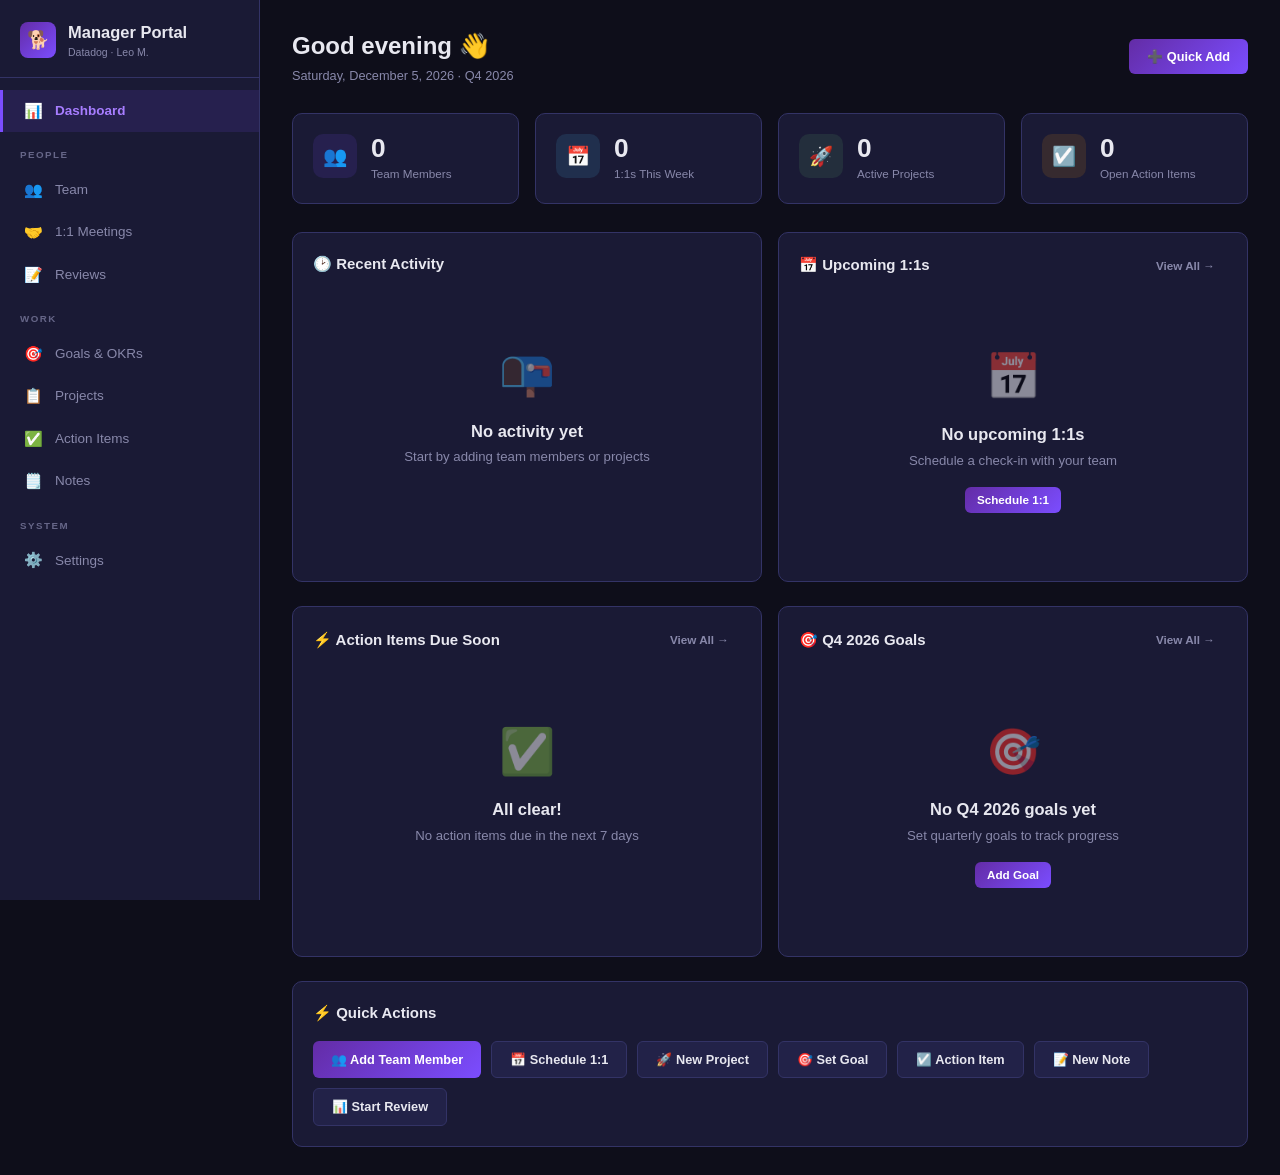
<file: index.html>
<!DOCTYPE html>
<html lang="en">
<head>
  <meta charset="UTF-8">
  <meta name="viewport" content="width=device-width, initial-scale=1.0">
  <title>Manager Portal — Datadog</title>
  <link rel="icon" href="data:image/svg+xml,<svg xmlns='http://www.w3.org/2000/svg' viewBox='0 0 16 16'><text y='14' font-size='14'>🐕</text></svg>">
  <link rel="stylesheet" href="app/css/style.css">
</head>
<body>
  <div id="app">
    <div style="display:flex;align-items:center;justify-content:center;height:100vh;flex-direction:column;gap:16px;">
      <div style="font-size:2.5rem;">🐕</div>
      <div style="color:#8888aa;font-size:0.95rem;">Loading Manager Portal...</div>
    </div>
  </div>

  <script type="module">
    // Import all modules (they self-register via registerModule)
    import './app/modules/dashboard.js';
    import './app/modules/team.js';
    import './app/modules/oneOnOnes.js';
    import './app/modules/goals.js';
    import './app/modules/projects.js';
    import './app/modules/actions.js';
    import './app/modules/notes.js';
    import './app/modules/reviews.js';
    import './app/modules/settings.js';

    // Boot the app
    import { boot } from './app/app.js';
    boot().catch(err => {
      console.error('Boot failed:', err);
      document.getElementById('app').innerHTML = `
        <div style="display:flex;align-items:center;justify-content:center;height:100vh;flex-direction:column;gap:16px;">
          <div style="font-size:2.5rem;">⚠️</div>
          <div style="color:#ef5350;font-size:1.1rem;font-weight:600;">Failed to load</div>
          <div style="color:#8888aa;font-size:0.85rem;">${err.message}</div>
        </div>`;
    });
  </script>
</body>
</html>
</file>
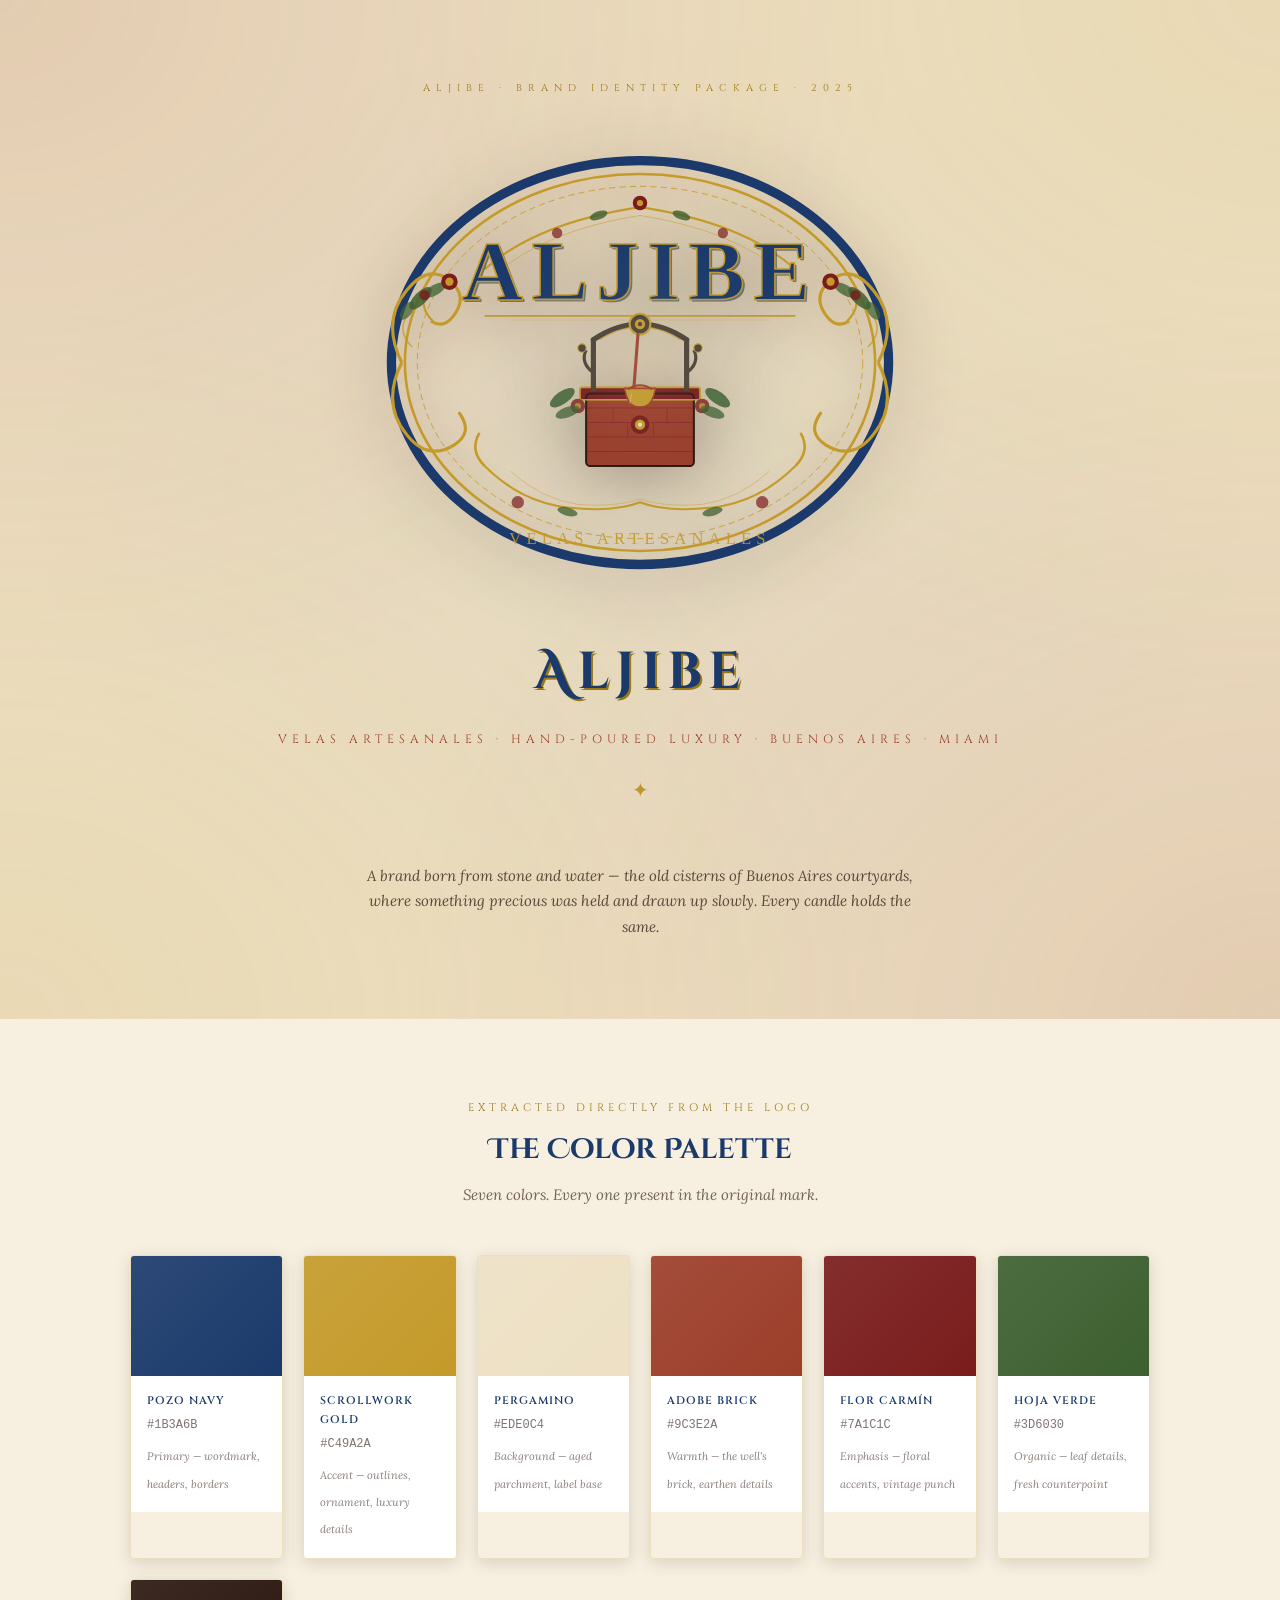
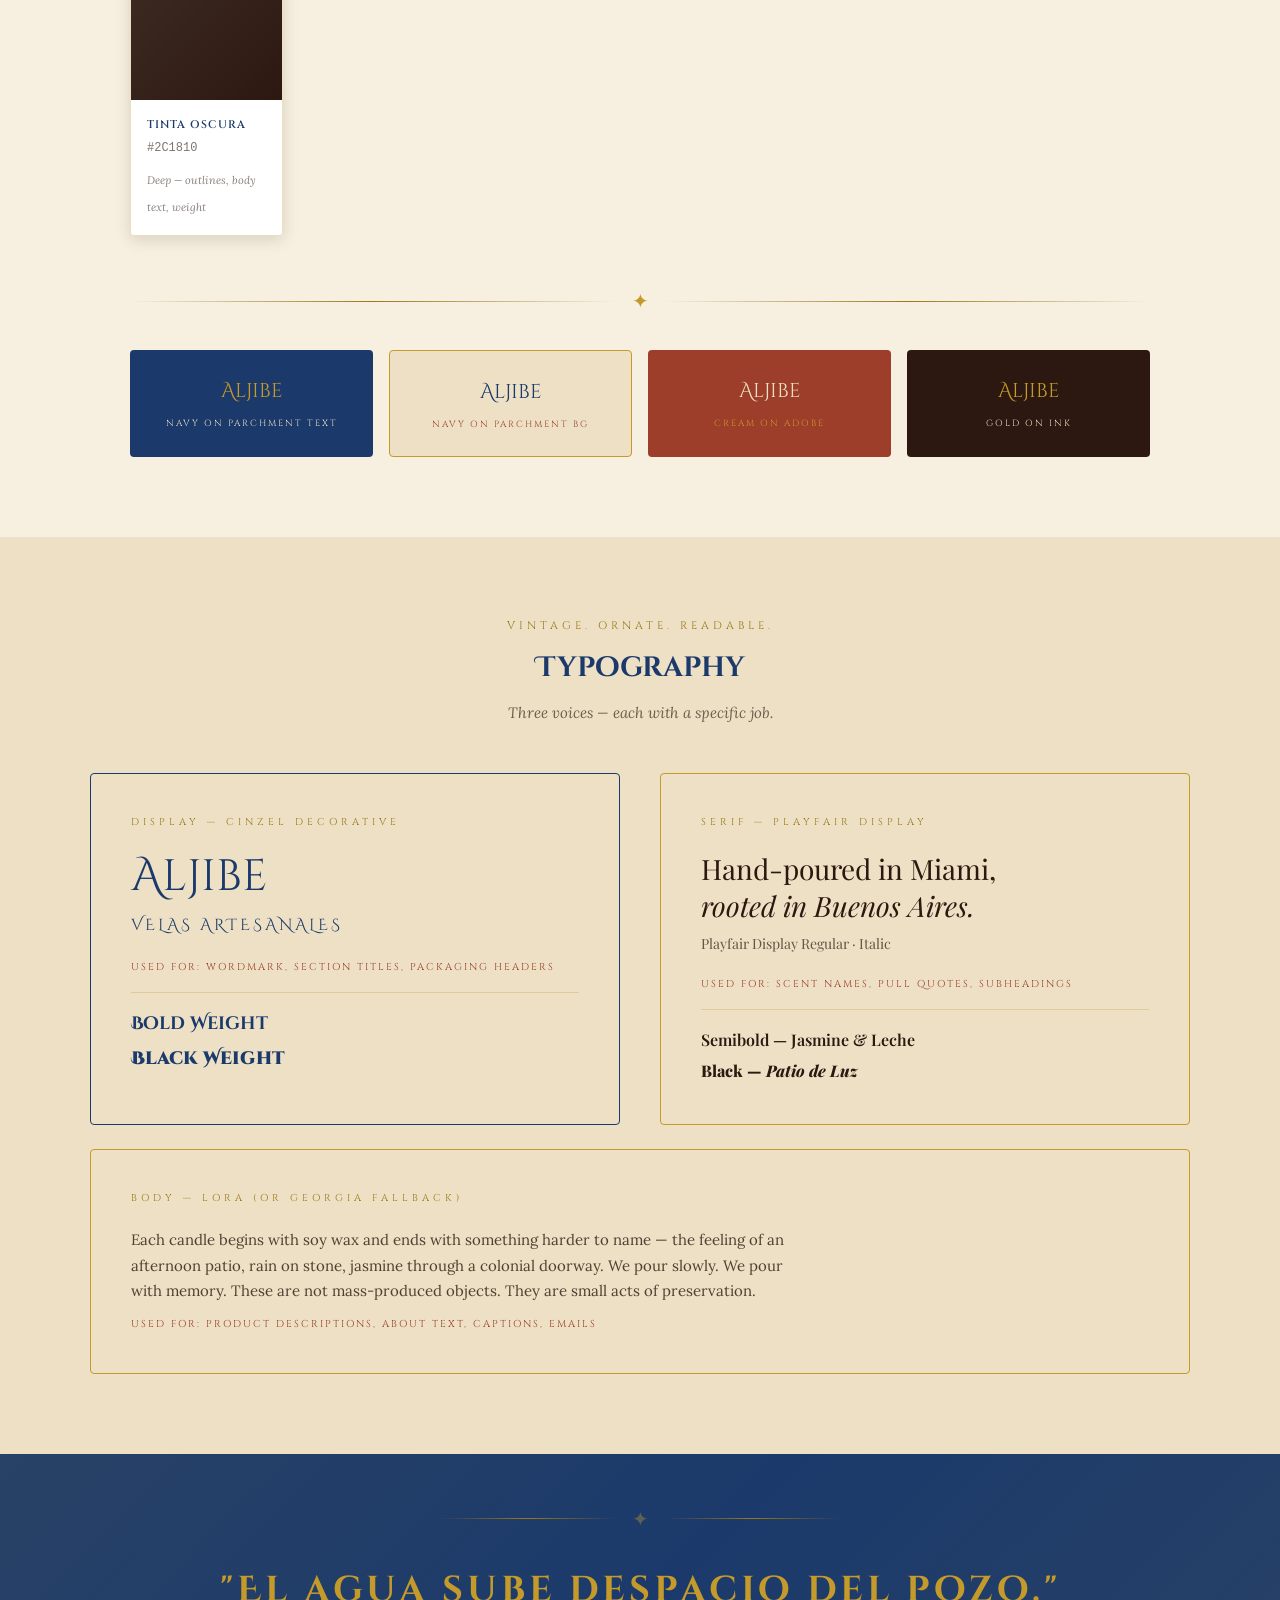
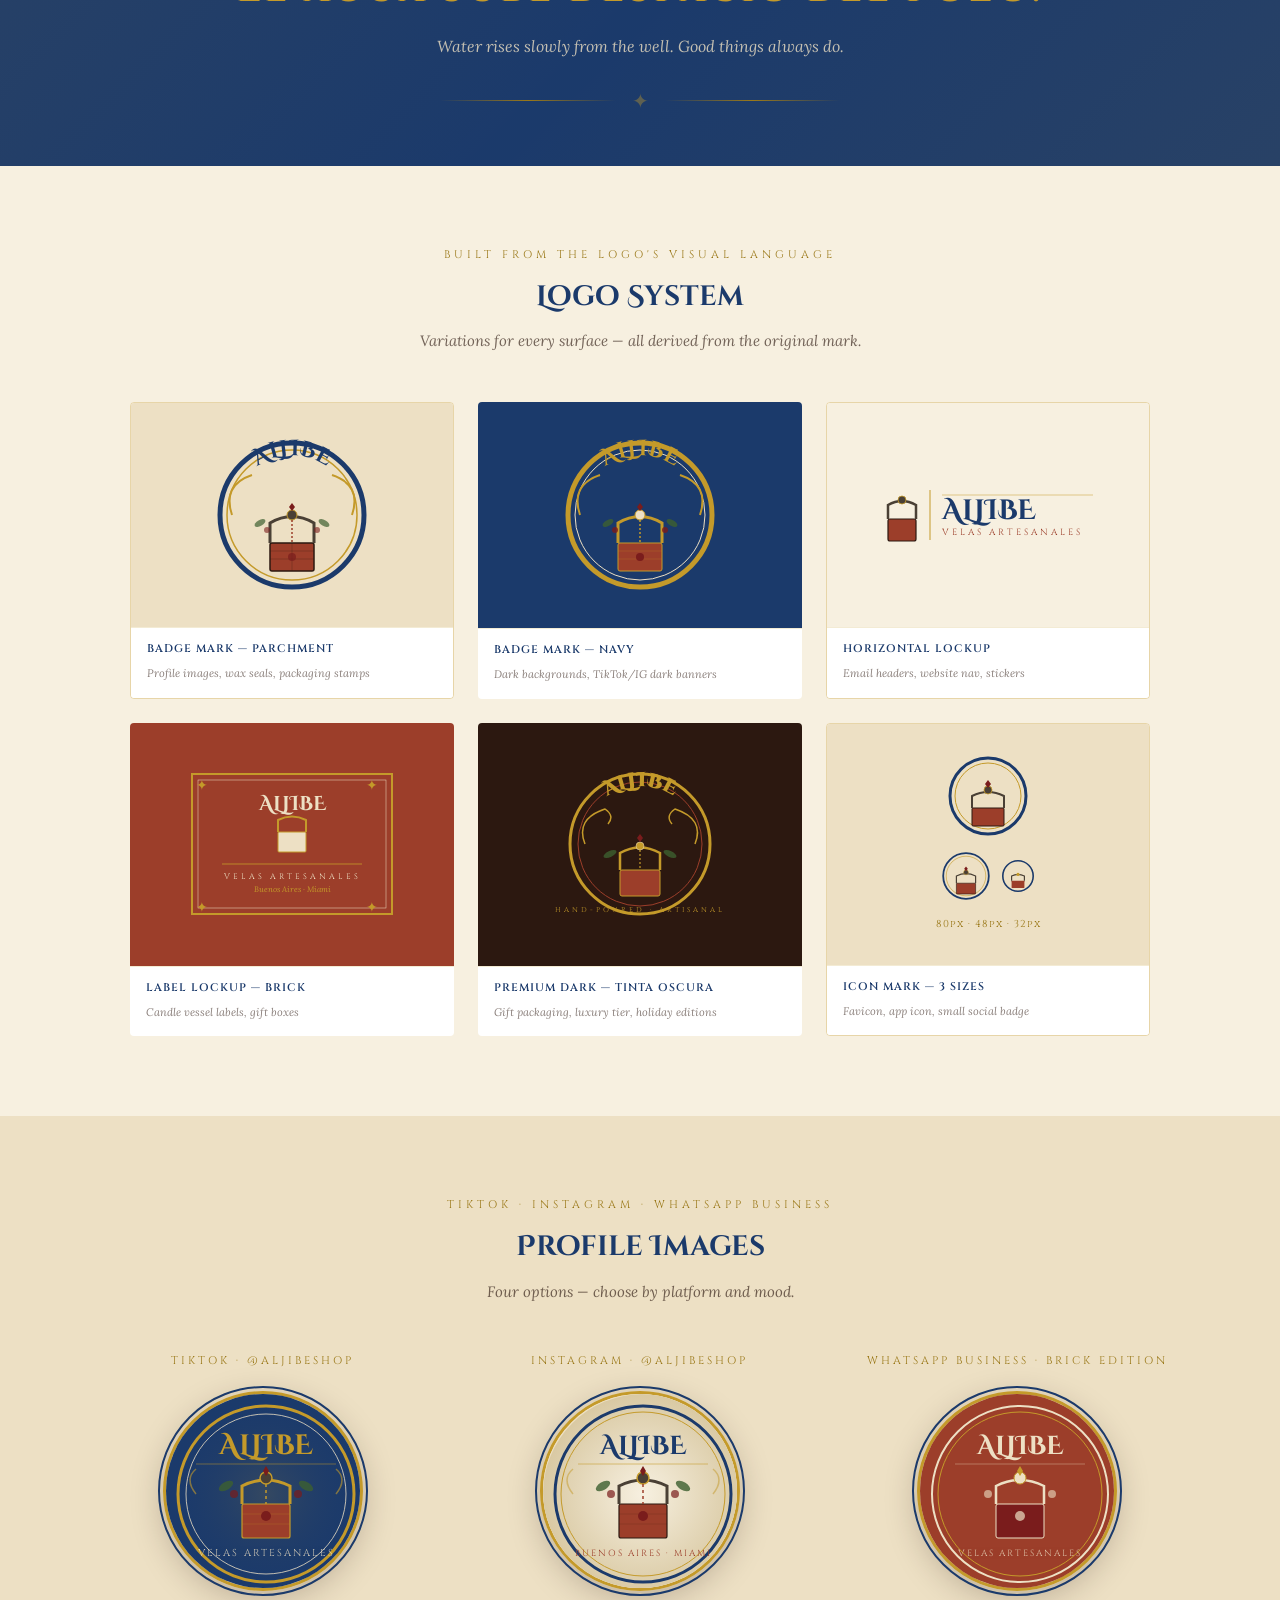
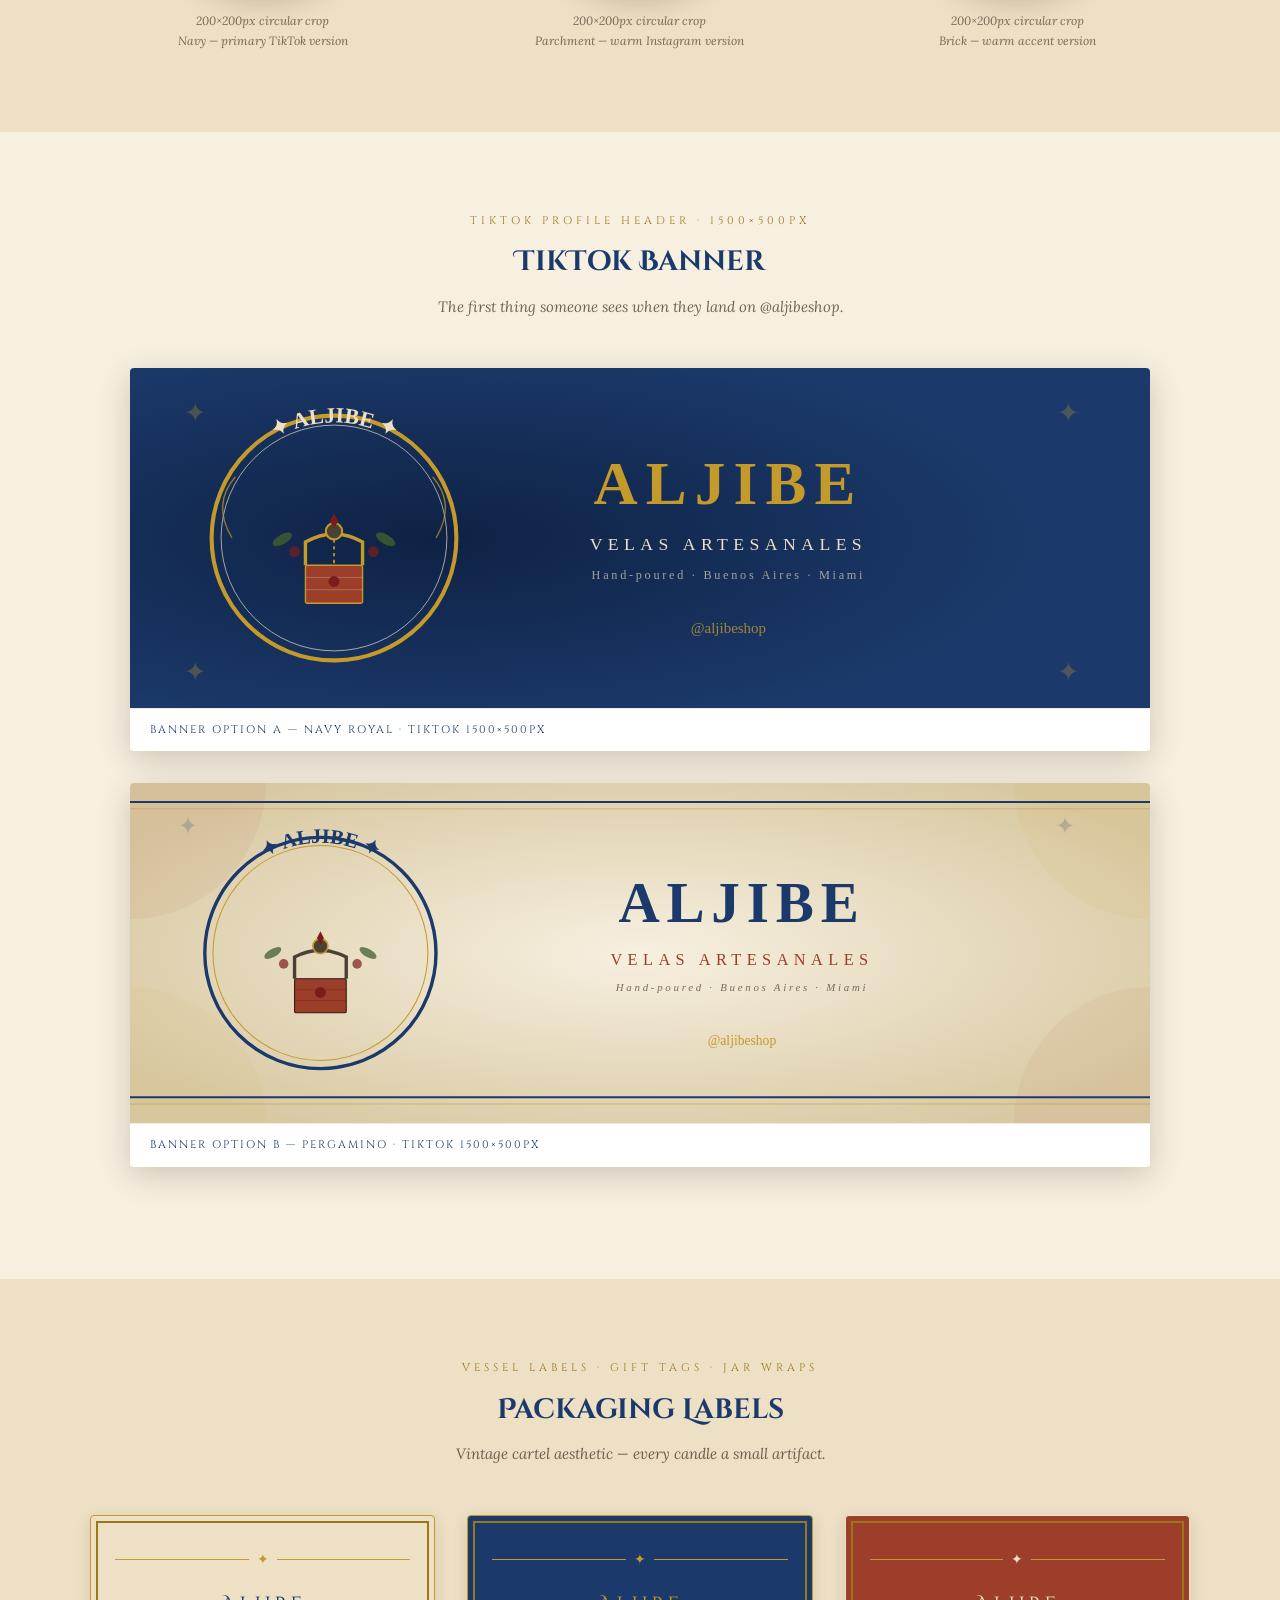
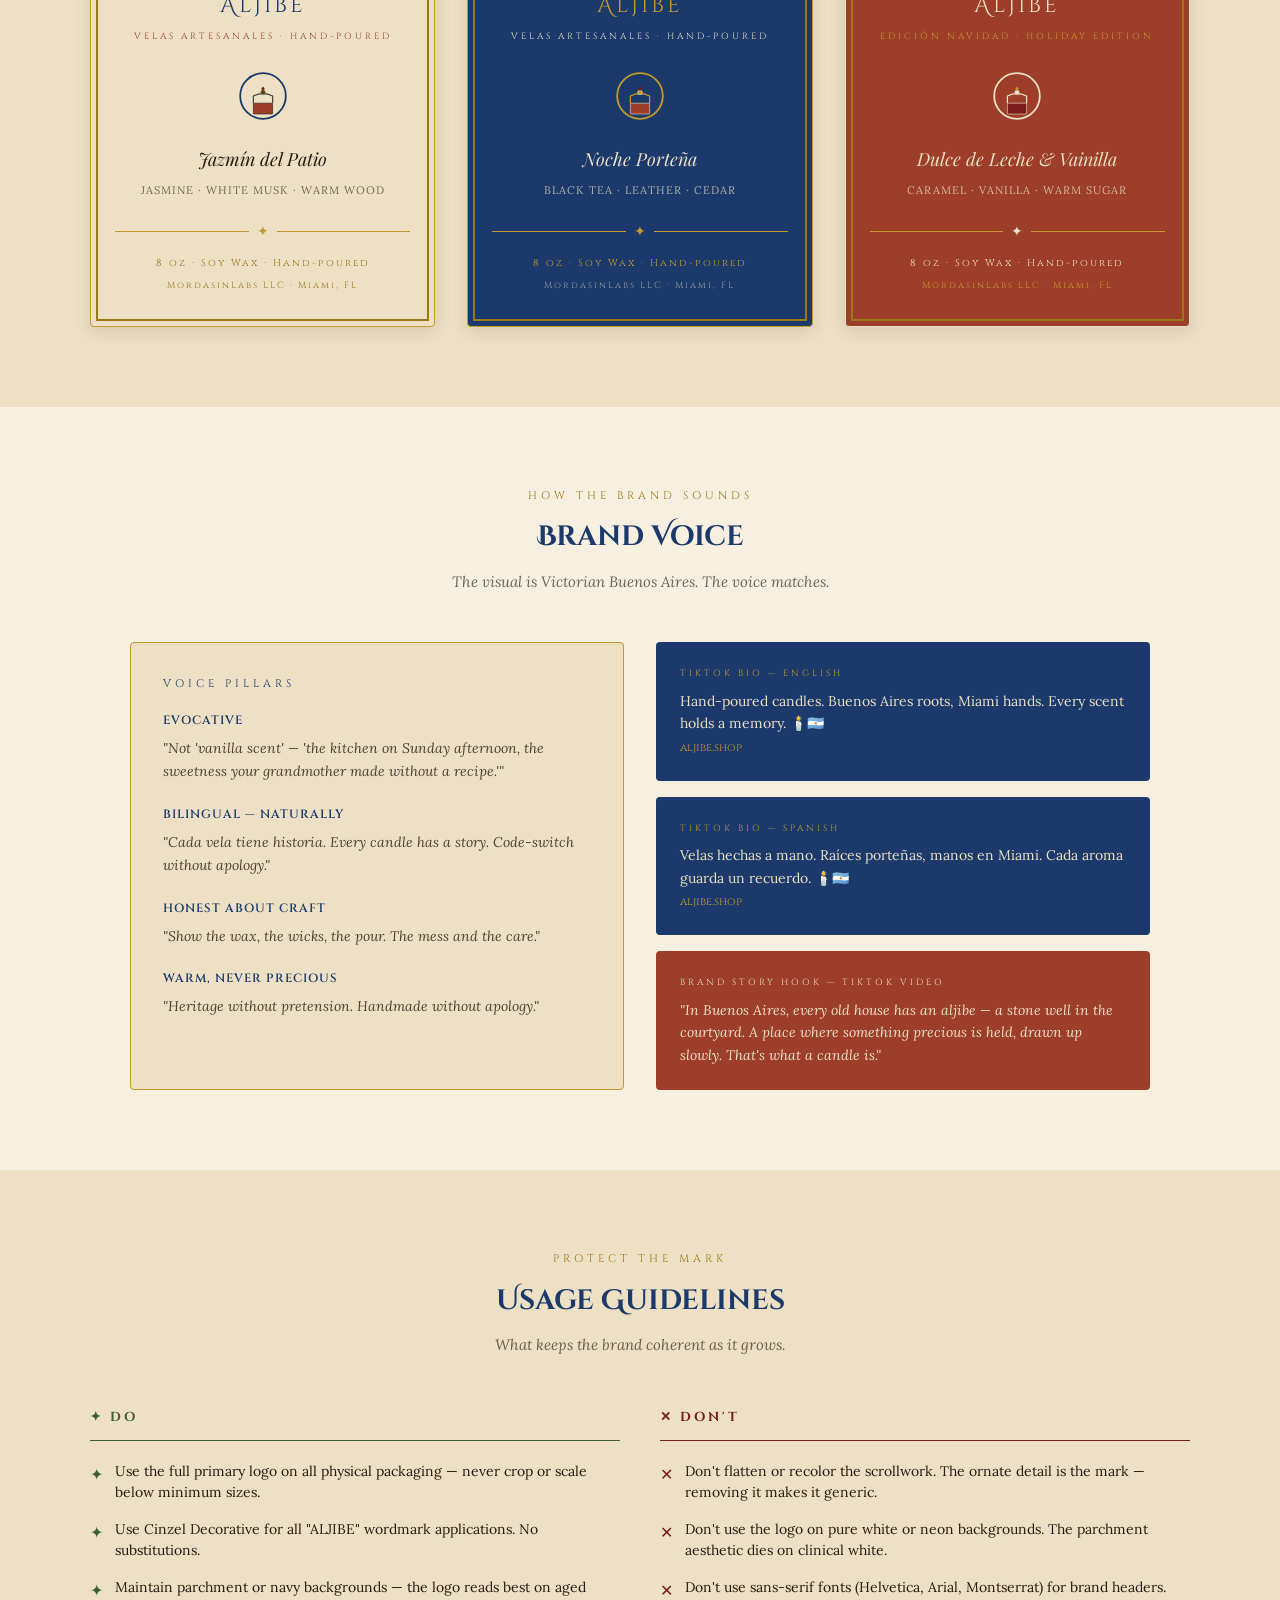
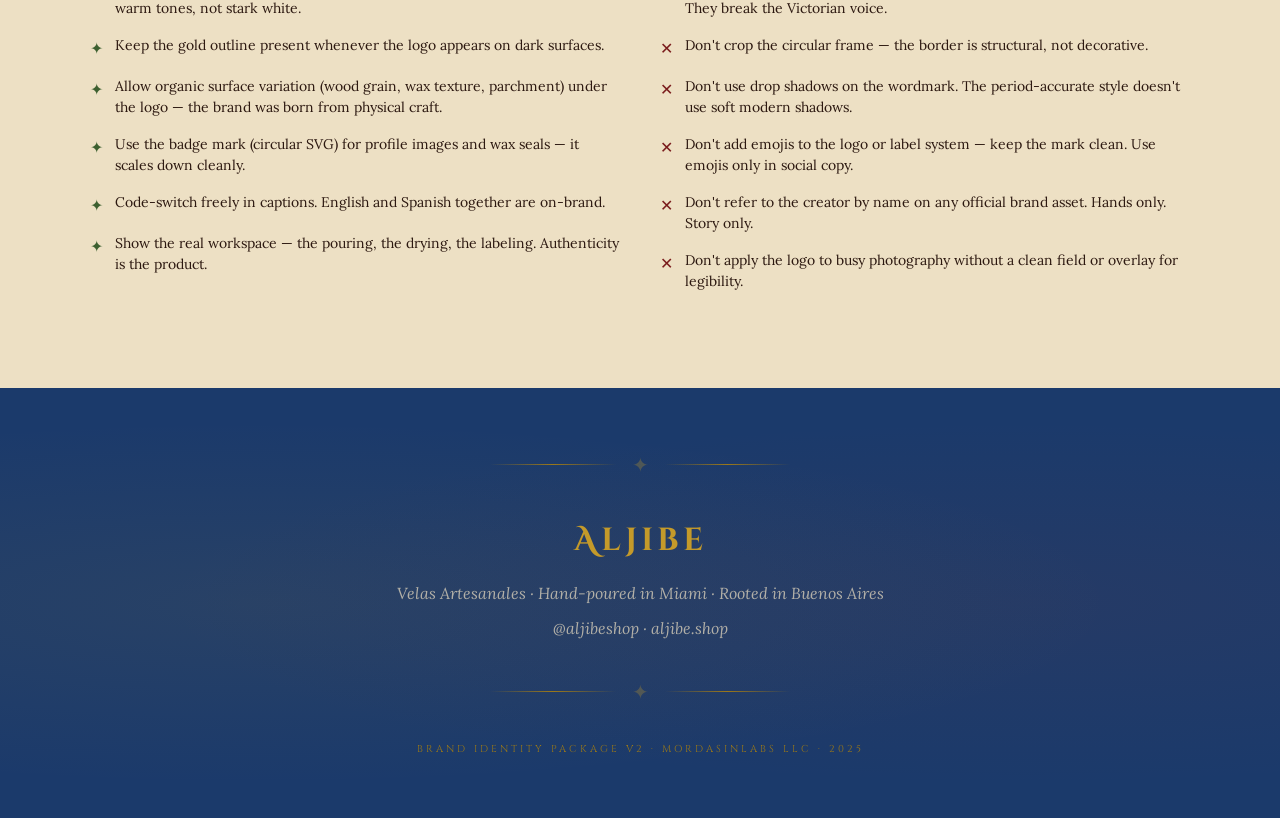
<file: aljibe/brand-package-v2.html>
<!DOCTYPE html>
<html lang="en">
<head>
<meta charset="UTF-8">
<meta name="viewport" content="width=device-width, initial-scale=1.0">
<title>Aljibe — Brand Identity Package v2</title>
<link href="https://fonts.googleapis.com/css2?family=Cinzel+Decorative:wght@400;700;900&family=Cinzel:wght@400;600;700&family=Playfair+Display:ital,wght@0,400;0,600;0,700;0,800;1,400;1,600&family=Lora:ital,wght@0,400;0,500;1,400&display=swap" rel="stylesheet">
<style>

/* ============================================================
   TOKENS — extracted from the logo
   ============================================================ */
:root {
  --parchment:   #EDE0C4;   /* aged paper background */
  --parchment-dk:#D9C9A3;   /* darker parchment panel */
  --navy:        #1B3A6B;   /* letterform blue */
  --navy-dk:     #0F2245;   /* deep navy shadow */
  --gold:        #C49A2A;   /* scrollwork / outline */
  --gold-lt:     #E0B94A;   /* highlight gold */
  --gold-dk:     #9A7818;   /* deep gold shadow */
  --brick:       #9C3E2A;   /* well bricks */
  --brick-lt:    #C4512E;   /* lighter brick highlight */
  --crimson:     #7A1C1C;   /* floral accent */
  --forest:      #3D6030;   /* leaf green */
  --ink:         #2C1810;   /* deep outline / text */
  --cream:       #F7F0E0;   /* lightest background */
  --iron:        #4A4035;   /* wrought iron grey-brown */
}

/* ============================================================
   BASE
   ============================================================ */
*, *::before, *::after { box-sizing: border-box; margin: 0; padding: 0; }

body {
  background: var(--cream);
  color: var(--ink);
  font-family: 'Lora', Georgia, serif;
  font-size: 16px;
  line-height: 1.7;
}

/* parchment texture via CSS noise */
body::before {
  content: '';
  position: fixed;
  inset: 0;
  background-image:
    url("data:image/svg+xml,%3Csvg xmlns='http://www.w3.org/2000/svg' width='300' height='300'%3E%3Cfilter id='n'%3E%3CfeTurbulence type='fractalNoise' baseFrequency='0.65' numOctaves='3' stitchTiles='stitch'/%3E%3CfeColorMatrix type='saturate' values='0'/%3E%3C/filter%3E%3Crect width='300' height='300' filter='url(%23n)' opacity='0.04'/%3E%3C/svg%3E");
  pointer-events: none;
  z-index: 0;
}

section { position: relative; z-index: 1; }

/* ============================================================
   ORNAMENT HELPERS
   ============================================================ */
.ornament-rule {
  display: flex;
  align-items: center;
  gap: 16px;
  margin: 24px 0;
  color: var(--gold);
  font-size: 20px;
}
.ornament-rule::before,
.ornament-rule::after {
  content: '';
  flex: 1;
  height: 1px;
  background: linear-gradient(to right, transparent, var(--gold-dk), transparent);
}

.section-label {
  font-family: 'Cinzel', serif;
  font-size: 11px;
  letter-spacing: 4px;
  text-transform: uppercase;
  color: var(--gold-dk);
  margin-bottom: 8px;
}

.vintage-border {
  border: 2px solid var(--gold);
  outline: 1px solid var(--gold-dk);
  outline-offset: -6px;
  padding: 48px;
}

.vintage-border-thin {
  border: 1px solid var(--gold);
  outline: 1px solid var(--parchment-dk);
  outline-offset: -4px;
}

/* ============================================================
   COVER
   ============================================================ */
.cover {
  min-height: 100vh;
  background: var(--parchment);
  display: flex;
  flex-direction: column;
  align-items: center;
  justify-content: center;
  padding: 80px 40px;
  position: relative;
  overflow: hidden;
}

/* aged paper corner stains */
.cover::before {
  content: '';
  position: absolute;
  inset: 0;
  background:
    radial-gradient(ellipse at 0% 0%, rgba(156,62,42,0.12) 0%, transparent 50%),
    radial-gradient(ellipse at 100% 0%, rgba(196,154,42,0.10) 0%, transparent 50%),
    radial-gradient(ellipse at 0% 100%, rgba(196,154,42,0.10) 0%, transparent 50%),
    radial-gradient(ellipse at 100% 100%, rgba(156,62,42,0.12) 0%, transparent 50%),
    radial-gradient(ellipse at 50% 50%, rgba(27,58,107,0.04) 0%, transparent 70%);
}

.cover-meta {
  font-family: 'Cinzel', serif;
  font-size: 10px;
  letter-spacing: 6px;
  text-transform: uppercase;
  color: var(--gold-dk);
  margin-bottom: 48px;
  position: relative;
}

.cover-logo-zone {
  position: relative;
  width: 580px;
  max-width: 90vw;
}

/* THE LOGO — primary showcase */
.logo-primary {
  width: 100%;
  border-radius: 4px;
  display: block;
  box-shadow:
    0 2px 4px rgba(44,24,16,0.15),
    0 8px 32px rgba(44,24,16,0.20),
    0 0 0 1px rgba(196,154,42,0.3);
}

/* Fallback / placeholder shown when no img src */
.logo-primary-placeholder {
  width: 100%;
  aspect-ratio: 16/9;
  background: var(--parchment-dk);
  border: 2px dashed var(--gold);
  display: flex;
  flex-direction: column;
  align-items: center;
  justify-content: center;
  gap: 12px;
  border-radius: 4px;
}

.cover-tagline {
  margin-top: 40px;
  text-align: center;
  position: relative;
}
.cover-tagline h1 {
  font-family: 'Cinzel Decorative', serif;
  font-size: clamp(28px, 5vw, 52px);
  color: var(--navy);
  letter-spacing: 6px;
  text-shadow: 2px 2px 0 var(--gold-dk);
  margin-bottom: 12px;
}
.cover-tagline p {
  font-family: 'Cinzel', serif;
  font-size: 12px;
  letter-spacing: 5px;
  text-transform: uppercase;
  color: var(--brick);
}

.cover-description {
  max-width: 560px;
  text-align: center;
  margin-top: 32px;
  font-style: italic;
  color: var(--ink);
  opacity: 0.75;
  font-size: 15px;
  position: relative;
}

/* ============================================================
   SECTION WRAPPER
   ============================================================ */
.section {
  padding: 80px 40px;
  max-width: 1100px;
  margin: 0 auto;
}

.section-title {
  font-family: 'Cinzel Decorative', serif;
  font-size: clamp(18px, 3vw, 28px);
  color: var(--navy);
  text-align: center;
  margin-bottom: 8px;
}
.section-subtitle {
  text-align: center;
  color: var(--ink);
  opacity: 0.65;
  font-style: italic;
  margin-bottom: 48px;
  font-size: 15px;
}

.divider-section {
  background: var(--navy);
  padding: 48px 40px;
  text-align: center;
  position: relative;
  overflow: hidden;
}
.divider-section::before {
  content: '';
  position: absolute;
  inset: 0;
  background: linear-gradient(135deg, rgba(196,154,42,0.08) 0%, transparent 50%, rgba(196,154,42,0.08) 100%);
}
.divider-section h2 {
  font-family: 'Cinzel Decorative', serif;
  color: var(--gold);
  font-size: clamp(20px, 4vw, 36px);
  letter-spacing: 4px;
  position: relative;
}
.divider-section p {
  color: var(--parchment);
  margin-top: 12px;
  font-style: italic;
  opacity: 0.8;
  position: relative;
}

/* ============================================================
   COLOR PALETTE
   ============================================================ */
.palette-grid {
  display: grid;
  grid-template-columns: repeat(auto-fit, minmax(150px, 1fr));
  gap: 20px;
}

.swatch-card {
  border-radius: 4px;
  overflow: hidden;
  box-shadow: 0 4px 16px rgba(44,24,16,0.15);
  border: 1px solid rgba(196,154,42,0.2);
}

.swatch-color {
  height: 120px;
  position: relative;
}
.swatch-color::after {
  content: '';
  position: absolute;
  inset: 0;
  background: linear-gradient(135deg, rgba(255,255,255,0.08) 0%, transparent 100%);
}

.swatch-info {
  background: white;
  padding: 16px;
}
.swatch-name {
  font-family: 'Cinzel', serif;
  font-size: 11px;
  font-weight: 600;
  letter-spacing: 1px;
  text-transform: uppercase;
  color: var(--navy);
  display: block;
  margin-bottom: 4px;
}
.swatch-hex {
  font-family: monospace;
  font-size: 12px;
  color: var(--ink);
  opacity: 0.6;
  display: block;
  margin-bottom: 6px;
}
.swatch-role {
  font-size: 11px;
  color: var(--ink);
  opacity: 0.55;
  font-style: italic;
}

/* ============================================================
   TYPOGRAPHY
   ============================================================ */
.type-showcase {
  display: grid;
  grid-template-columns: 1fr 1fr;
  gap: 40px;
}
@media (max-width: 700px) { .type-showcase { grid-template-columns: 1fr; } }

.type-card {
  background: var(--parchment);
  border: 1px solid var(--gold);
  padding: 40px;
  border-radius: 4px;
}
.type-card-label {
  font-family: 'Cinzel', serif;
  font-size: 10px;
  letter-spacing: 4px;
  text-transform: uppercase;
  color: var(--gold-dk);
  margin-bottom: 20px;
}
.type-display-sample {
  font-family: 'Cinzel Decorative', serif;
  font-size: clamp(28px, 4vw, 44px);
  color: var(--navy);
  line-height: 1.2;
  margin-bottom: 8px;
}
.type-serif-sample {
  font-family: 'Playfair Display', serif;
  font-size: 28px;
  color: var(--ink);
  line-height: 1.3;
  margin-bottom: 8px;
}
.type-body-sample {
  font-family: 'Lora', serif;
  font-size: 15px;
  color: var(--ink);
  opacity: 0.8;
  line-height: 1.7;
}
.type-meta {
  margin-top: 20px;
  font-family: 'Cinzel', serif;
  font-size: 10px;
  letter-spacing: 2px;
  color: var(--brick);
  text-transform: uppercase;
}

/* ============================================================
   LOGO SYSTEM — variations
   ============================================================ */
.logo-grid {
  display: grid;
  grid-template-columns: repeat(3, 1fr);
  gap: 24px;
}
@media (max-width: 700px) { .logo-grid { grid-template-columns: 1fr 1fr; } }

.logo-variant {
  border-radius: 4px;
  overflow: hidden;
  display: flex;
  flex-direction: column;
}

.logo-canvas {
  flex: 1;
  min-height: 200px;
  display: flex;
  align-items: center;
  justify-content: center;
  padding: 32px;
}

.logo-caption {
  padding: 12px 16px;
  background: white;
  border-top: 1px solid rgba(196,154,42,0.2);
}
.logo-caption-name {
  font-family: 'Cinzel', serif;
  font-size: 11px;
  font-weight: 600;
  letter-spacing: 1px;
  text-transform: uppercase;
  color: var(--navy);
  display: block;
}
.logo-caption-use {
  font-size: 11px;
  color: var(--ink);
  opacity: 0.55;
  font-style: italic;
}

/* SVG logo variations */
svg.logo-svg { width: 100%; max-width: 220px; height: auto; }

/* ============================================================
   SOCIAL MEDIA PROFILE IMAGES
   ============================================================ */
.profile-grid {
  display: grid;
  grid-template-columns: repeat(auto-fit, minmax(280px, 1fr));
  gap: 32px;
}

.profile-card {
  display: flex;
  flex-direction: column;
  align-items: center;
  gap: 20px;
}

.profile-platform {
  font-family: 'Cinzel', serif;
  font-size: 11px;
  letter-spacing: 3px;
  text-transform: uppercase;
  color: var(--gold-dk);
}

.profile-image-wrap {
  position: relative;
}

.profile-img-circle {
  border-radius: 50%;
  overflow: hidden;
  border: 3px solid var(--gold);
  outline: 2px solid var(--navy);
  outline-offset: 3px;
  box-shadow: 0 8px 32px rgba(44,24,16,0.25);
}

.profile-img-square {
  border-radius: 16px;
  overflow: hidden;
  border: 3px solid var(--gold);
  box-shadow: 0 8px 32px rgba(44,24,16,0.25);
}

.profile-specs {
  text-align: center;
  font-size: 12px;
  color: var(--ink);
  opacity: 0.6;
  font-style: italic;
}

/* ============================================================
   BANNER CONCEPTS
   ============================================================ */
.banner-card {
  border-radius: 4px;
  overflow: hidden;
  margin-bottom: 32px;
  box-shadow: 0 8px 32px rgba(44,24,16,0.20);
}
.banner-label {
  background: white;
  padding: 12px 20px;
  border-top: 1px solid rgba(196,154,42,0.2);
  font-family: 'Cinzel', serif;
  font-size: 11px;
  letter-spacing: 2px;
  text-transform: uppercase;
  color: var(--navy);
}

/* ============================================================
   PACKAGING LABELS
   ============================================================ */
.label-grid {
  display: grid;
  grid-template-columns: repeat(auto-fit, minmax(240px, 1fr));
  gap: 32px;
}

.candle-label {
  background: var(--parchment);
  border: 1px solid var(--gold);
  outline: 2px solid var(--gold-dk);
  outline-offset: -8px;
  border-radius: 4px;
  padding: 32px 24px;
  text-align: center;
  box-shadow: 0 4px 16px rgba(44,24,16,0.12);
}

.label-top-rule {
  display: flex;
  align-items: center;
  gap: 8px;
  margin-bottom: 16px;
  color: var(--gold);
  font-size: 14px;
}
.label-top-rule::before, .label-top-rule::after {
  content: '';
  flex: 1;
  height: 1px;
  background: var(--gold);
}

.label-brand {
  font-family: 'Cinzel Decorative', serif;
  font-size: 22px;
  color: var(--navy);
  letter-spacing: 3px;
  margin-bottom: 4px;
}
.label-tagline {
  font-family: 'Cinzel', serif;
  font-size: 9px;
  letter-spacing: 3px;
  text-transform: uppercase;
  color: var(--brick);
  margin-bottom: 20px;
}
.label-scent-name {
  font-family: 'Playfair Display', serif;
  font-size: 18px;
  font-style: italic;
  color: var(--ink);
  margin-bottom: 6px;
}
.label-scent-notes {
  font-size: 11px;
  letter-spacing: 1px;
  text-transform: uppercase;
  color: var(--ink);
  opacity: 0.6;
  margin-bottom: 20px;
}
.label-weight {
  font-family: 'Cinzel', serif;
  font-size: 10px;
  letter-spacing: 2px;
  color: var(--gold-dk);
}

/* ============================================================
   GUIDELINES
   ============================================================ */
.guidelines-grid {
  display: grid;
  grid-template-columns: 1fr 1fr;
  gap: 40px;
}
@media (max-width: 700px) { .guidelines-grid { grid-template-columns: 1fr; } }

.guideline-col h3 {
  font-family: 'Cinzel', serif;
  font-size: 13px;
  letter-spacing: 3px;
  text-transform: uppercase;
  margin-bottom: 20px;
  padding-bottom: 12px;
  border-bottom: 1px solid;
}
.do-col h3 { color: var(--forest); border-color: var(--forest); }
.dont-col h3 { color: var(--crimson); border-color: var(--crimson); }

.guideline-item {
  display: flex;
  gap: 12px;
  align-items: flex-start;
  margin-bottom: 16px;
  font-size: 14px;
  line-height: 1.5;
}
.guideline-item::before {
  flex-shrink: 0;
  font-size: 16px;
  margin-top: 1px;
}
.do-item::before { content: '✦'; color: var(--forest); }
.dont-item::before { content: '✕'; color: var(--crimson); }

/* ============================================================
   FOOTER
   ============================================================ */
.footer {
  background: var(--navy);
  padding: 60px 40px;
  text-align: center;
  color: var(--parchment);
  position: relative;
  overflow: hidden;
}
.footer::before {
  content: '';
  position: absolute;
  inset: 0;
  background: 
    radial-gradient(ellipse at 20% 50%, rgba(196,154,42,0.08) 0%, transparent 60%),
    radial-gradient(ellipse at 80% 50%, rgba(156,62,42,0.08) 0%, transparent 60%);
}
.footer h2 {
  font-family: 'Cinzel Decorative', serif;
  font-size: 32px;
  color: var(--gold);
  letter-spacing: 4px;
  margin-bottom: 12px;
  position: relative;
}
.footer p {
  font-style: italic;
  opacity: 0.7;
  position: relative;
  margin-bottom: 8px;
}
.footer .footer-meta {
  font-family: 'Cinzel', serif;
  font-size: 10px;
  letter-spacing: 3px;
  text-transform: uppercase;
  color: var(--gold-dk);
  margin-top: 32px;
  position: relative;
}

</style>
</head>
<body>

<!-- ============================================================
     COVER
     ============================================================ -->
<section class="cover">
  <div class="cover-meta">Aljibe · Brand Identity Package · 2025</div>

  <div class="cover-logo-zone">
    <!-- Primary badge mark — all the visual language of the original logo -->
    <svg width="100%" viewBox="0 0 560 420" xmlns="http://www.w3.org/2000/svg" style="filter: drop-shadow(0 8px 32px rgba(44,24,16,0.35));">
      <defs>
        <radialGradient id="coverGlow" cx="50%" cy="50%" r="50%">
          <stop offset="0%" stop-color="#EDE0C4" stop-opacity="0.12"/>
          <stop offset="100%" stop-color="#1B3A6B" stop-opacity="0"/>
        </radialGradient>
      </defs>

      <!-- OUTER ORNATE RING — double border like the logo -->
      <ellipse cx="280" cy="210" rx="240" ry="195" fill="none" stroke="#1B3A6B" stroke-width="9"/>
      <ellipse cx="280" cy="210" rx="227" ry="182" fill="none" stroke="#C49A2A" stroke-width="2.5"/>
      <ellipse cx="280" cy="210" rx="215" ry="170" fill="none" stroke="#C49A2A" stroke-width="0.8" stroke-dasharray="6 4"/>

      <!-- ORNAMENTAL SCROLLWORK — left side (like the logo's baroque flourishes) -->
      <!-- Left large scroll -->
      <path d="M50,210 Q30,170 55,140 Q75,115 95,130 Q115,145 100,165 Q90,178 78,170" stroke="#C49A2A" stroke-width="3" fill="none"/>
      <path d="M50,210 Q30,250 55,280 Q75,305 100,290 Q120,278 105,258" stroke="#C49A2A" stroke-width="3" fill="none"/>
      <!-- Left inner flourish -->
      <path d="M80,170 Q65,155 75,140" stroke="#C49A2A" stroke-width="2" fill="none"/>
      <path d="M60,195 Q45,180 55,165" stroke="#C49A2A" stroke-width="1.5" fill="none" opacity="0.7"/>
      <!-- Left leaf cluster -->
      <ellipse cx="68" cy="148" rx="14" ry="6" fill="#3D6030" transform="rotate(-45 68 148)" opacity="0.85"/>
      <ellipse cx="82" cy="140" rx="12" ry="5" fill="#3D6030" transform="rotate(-30 82 140)" opacity="0.75"/>
      <ellipse cx="55" cy="160" rx="10" ry="5" fill="#3D6030" transform="rotate(-55 55 160)" opacity="0.7"/>
      <!-- Left floral -->
      <circle cx="96" cy="132" r="8" fill="#7A1C1C"/>
      <circle cx="96" cy="132" r="4" fill="#C49A2A"/>
      <circle cx="72" cy="145" r="5" fill="#7A1C1C" opacity="0.8"/>
      <!-- Right large scroll (mirror) -->
      <path d="M510,210 Q530,170 505,140 Q485,115 465,130 Q445,145 460,165 Q470,178 482,170" stroke="#C49A2A" stroke-width="3" fill="none"/>
      <path d="M510,210 Q530,250 505,280 Q485,305 460,290 Q440,278 455,258" stroke="#C49A2A" stroke-width="3" fill="none"/>
      <path d="M480,170 Q495,155 485,140" stroke="#C49A2A" stroke-width="2" fill="none"/>
      <path d="M500,195 Q515,180 505,165" stroke="#C49A2A" stroke-width="1.5" fill="none" opacity="0.7"/>
      <ellipse cx="492" cy="148" rx="14" ry="6" fill="#3D6030" transform="rotate(45 492 148)" opacity="0.85"/>
      <ellipse cx="478" cy="140" rx="12" ry="5" fill="#3D6030" transform="rotate(30 478 140)" opacity="0.75"/>
      <ellipse cx="505" cy="160" rx="10" ry="5" fill="#3D6030" transform="rotate(55 505 160)" opacity="0.7"/>
      <circle cx="464" cy="132" r="8" fill="#7A1C1C"/>
      <circle cx="464" cy="132" r="4" fill="#C49A2A"/>
      <circle cx="488" cy="145" r="5" fill="#7A1C1C" opacity="0.8"/>

      <!-- TOP ORNAMENTAL ARCH with gold vine -->
      <path d="M130,120 Q180,75 280,60 Q380,75 430,120" stroke="#C49A2A" stroke-width="2" fill="none"/>
      <path d="M140,125 Q190,82 280,68 Q370,82 420,125" stroke="#C49A2A" stroke-width="0.8" fill="none" opacity="0.6"/>
      <!-- Top floral accents on arch -->
      <circle cx="280" cy="56" r="7" fill="#7A1C1C"/>
      <circle cx="280" cy="56" r="3" fill="#C49A2A"/>
      <ellipse cx="240" cy="68" rx="9" ry="4" fill="#3D6030" transform="rotate(-20 240 68)" opacity="0.8"/>
      <ellipse cx="320" cy="68" rx="9" ry="4" fill="#3D6030" transform="rotate(20 320 68)" opacity="0.8"/>
      <circle cx="200" cy="85" r="5" fill="#7A1C1C" opacity="0.7"/>
      <circle cx="360" cy="85" r="5" fill="#7A1C1C" opacity="0.7"/>

      <!-- WORDMARK "ALJIBE" — large Victorian serif caps -->
      <!-- Shadow layer -->
      <text x="282" y="152" font-family="Georgia, 'Times New Roman', serif" font-size="82" font-weight="900"
            fill="#0F2245" text-anchor="middle" letter-spacing="8" opacity="0.5">ALJIBE</text>
      <!-- Main layer -->
      <text x="280" y="150" font-family="Georgia, 'Times New Roman', serif" font-size="82" font-weight="900"
            fill="#1B3A6B" text-anchor="middle" letter-spacing="8">ALJIBE</text>
      <!-- Gold outline effect -->
      <text x="280" y="150" font-family="Georgia, 'Times New Roman', serif" font-size="82" font-weight="900"
            fill="none" stroke="#C49A2A" stroke-width="1.5" text-anchor="middle" letter-spacing="8">ALJIBE</text>

      <!-- DIVIDER RULE below wordmark -->
      <line x1="130" y1="165" x2="430" y2="165" stroke="#C49A2A" stroke-width="1.5"/>
      <line x1="155" y1="169" x2="405" y2="169" stroke="#C49A2A" stroke-width="0.5" opacity="0.5"/>
      <!-- Diamond center on rule -->
      <polygon points="280,162 284,166 280,170 276,166" fill="#7A1C1C"/>

      <!-- ======== THE STONE WELL ======== -->
      <!-- Well base / stone surround (wider, more like the original) -->
      <ellipse cx="280" cy="295" rx="52" ry="10" fill="#7A1C1C" opacity="0.3"/>
      <!-- Well body — brick cylinder -->
      <rect x="228" y="240" width="104" height="70" rx="4" fill="#9C3E2A"/>
      <!-- Brick horizontal courses -->
      <line x1="228" y1="254" x2="332" y2="254" stroke="#7A1C1C" stroke-width="1" opacity="0.5"/>
      <line x1="228" y1="268" x2="332" y2="268" stroke="#7A1C1C" stroke-width="1" opacity="0.5"/>
      <line x1="228" y1="282" x2="332" y2="282" stroke="#7A1C1C" stroke-width="1" opacity="0.5"/>
      <line x1="228" y1="296" x2="332" y2="296" stroke="#7A1C1C" stroke-width="1" opacity="0.5"/>
      <!-- Brick vertical offsets per course -->
      <line x1="280" y1="240" x2="280" y2="254" stroke="#7A1C1C" stroke-width="1" opacity="0.4"/>
      <line x1="254" y1="254" x2="254" y2="268" stroke="#7A1C1C" stroke-width="1" opacity="0.4"/>
      <line x1="306" y1="254" x2="306" y2="268" stroke="#7A1C1C" stroke-width="1" opacity="0.4"/>
      <line x1="268" y1="268" x2="268" y2="282" stroke="#7A1C1C" stroke-width="1" opacity="0.4"/>
      <line x1="293" y1="268" x2="293" y2="282" stroke="#7A1C1C" stroke-width="1" opacity="0.4"/>
      <!-- Floral decoration on well face -->
      <circle cx="280" cy="270" r="9" fill="#7A1C1C"/>
      <circle cx="280" cy="270" r="5" fill="#C49A2A"/>
      <circle cx="280" cy="270" r="2" fill="#EDE0C4"/>
      <!-- Well rim / lip -->
      <rect x="222" y="234" width="116" height="12" rx="2" fill="#7A1C1C" stroke="#C49A2A" stroke-width="1"/>
      <!-- Well outline -->
      <rect x="228" y="240" width="104" height="70" rx="4" fill="none" stroke="#2C1810" stroke-width="2"/>
      <rect x="222" y="234" width="116" height="12" rx="2" fill="none" stroke="#C49A2A" stroke-width="1.5"/>

      <!-- WROUGHT IRON ARCH over the well -->
      <!-- Left leg -->
      <path d="M235,235 L235,188" stroke="#4A4035" stroke-width="5" stroke-linecap="round"/>
      <!-- Right leg -->
      <path d="M325,235 L325,188" stroke="#4A4035" stroke-width="5" stroke-linecap="round"/>
      <!-- Arch curve -->
      <path d="M235,188 Q280,158 325,188" stroke="#4A4035" stroke-width="5" fill="none" stroke-linecap="round"/>
      <!-- Inner arch detail -->
      <path d="M241,188 Q280,163 319,188" stroke="#C49A2A" stroke-width="1.5" fill="none" opacity="0.7"/>
      <!-- Iron leg decorative scrolls -->
      <path d="M235,220 Q222,210 228,198" stroke="#4A4035" stroke-width="3" fill="none"/>
      <path d="M325,220 Q338,210 332,198" stroke="#4A4035" stroke-width="3" fill="none"/>
      <!-- Leg end flourishes -->
      <circle cx="224" cy="196" r="4" fill="#4A4035" stroke="#C49A2A" stroke-width="1"/>
      <circle cx="336" cy="196" r="4" fill="#4A4035" stroke="#C49A2A" stroke-width="1"/>

      <!-- PULLEY at arch apex -->
      <circle cx="280" cy="173" r="10" fill="#4A4035" stroke="#C49A2A" stroke-width="2"/>
      <circle cx="280" cy="173" r="5" fill="#C49A2A"/>
      <circle cx="280" cy="173" r="2" fill="#4A4035"/>

      <!-- ROPE from pulley -->
      <line x1="278" y1="183" x2="274" y2="236" stroke="#9C3E2A" stroke-width="3" stroke-linecap="round"/>

      <!-- BUCKET hanging -->
      <path d="M265,235 Q268,250 274,252 Q280,254 286,252 Q292,250 295,235 Z" fill="#C49A2A" stroke="#9C3E2A" stroke-width="1.5"/>
      <!-- Bucket handle -->
      <path d="M268,236 Q280,228 292,236" stroke="#9C3E2A" stroke-width="2" fill="none"/>
      <!-- Bucket highlight -->
      <line x1="272" y1="240" x2="270" y2="250" stroke="#EDE0C4" stroke-width="1" opacity="0.4"/>

      <!-- SMALL FLORAL ACCENTS around the well base -->
      <circle cx="220" cy="252" r="7" fill="#7A1C1C" opacity="0.8"/>
      <circle cx="220" cy="252" r="3" fill="#C49A2A" opacity="0.8"/>
      <circle cx="340" cy="252" r="7" fill="#7A1C1C" opacity="0.8"/>
      <circle cx="340" cy="252" r="3" fill="#C49A2A" opacity="0.8"/>
      <!-- Leaf accents beside well -->
      <ellipse cx="205" cy="244" rx="14" ry="6" fill="#3D6030" transform="rotate(-35 205 244)" opacity="0.85"/>
      <ellipse cx="210" cy="258" rx="12" ry="5" fill="#3D6030" transform="rotate(-20 210 258)" opacity="0.75"/>
      <ellipse cx="355" cy="244" rx="14" ry="6" fill="#3D6030" transform="rotate(35 355 244)" opacity="0.85"/>
      <ellipse cx="350" cy="258" rx="12" ry="5" fill="#3D6030" transform="rotate(20 350 258)" opacity="0.75"/>

      <!-- BOTTOM ORNAMENTAL SCROLLWORK -->
      <path d="M130,310 Q165,345 210,350 Q255,355 280,345 Q305,355 350,350 Q395,345 430,310" stroke="#C49A2A" stroke-width="2" fill="none"/>
      <path d="M155,315 Q185,342 220,347 Q255,350 280,342 Q305,350 340,347 Q375,342 405,315" stroke="#C49A2A" stroke-width="0.8" fill="none" opacity="0.5"/>
      <!-- Bottom flourish scrolls -->
      <path d="M130,310 Q115,295 125,278" stroke="#C49A2A" stroke-width="2.5" fill="none"/>
      <path d="M430,310 Q445,295 435,278" stroke="#C49A2A" stroke-width="2.5" fill="none"/>
      <!-- Bottom florals -->
      <circle cx="162" cy="345" r="6" fill="#7A1C1C" opacity="0.7"/>
      <circle cx="398" cy="345" r="6" fill="#7A1C1C" opacity="0.7"/>
      <ellipse cx="210" cy="354" rx="10" ry="4" fill="#3D6030" transform="rotate(15 210 354)" opacity="0.75"/>
      <ellipse cx="350" cy="354" rx="10" ry="4" fill="#3D6030" transform="rotate(-15 350 354)" opacity="0.75"/>

      <!-- TAGLINE at bottom inside circle -->
      <text x="280" y="385" font-family="Georgia, serif" font-size="16" fill="#C49A2A" text-anchor="middle" letter-spacing="5" opacity="0.9">VELAS ARTESANALES</text>

      <!-- Subtle glow overlay -->
      <ellipse cx="280" cy="210" rx="180" ry="145" fill="url(#coverGlow)"/>
    </svg>
  </div>

  <div class="cover-tagline">
    <h1>Aljibe</h1>
    <p>Velas Artesanales · Hand-Poured Luxury · Buenos Aires · Miami</p>
  </div>
  <div class="ornament-rule" style="max-width:400px;margin:24px auto;">✦</div>
  <p class="cover-description">
    A brand born from stone and water — the old cisterns of Buenos Aires courtyards, 
    where something precious was held and drawn up slowly. Every candle holds the same.
  </p>
</section>


<!-- ============================================================
     COLOR PALETTE
     ============================================================ -->
<section class="section">
  <div class="section-label" style="text-align:center;">Extracted directly from the logo</div>
  <h2 class="section-title">The Color Palette</h2>
  <p class="section-subtitle">Seven colors. Every one present in the original mark.</p>

  <div class="palette-grid">

    <div class="swatch-card">
      <div class="swatch-color" style="background:#1B3A6B;"></div>
      <div class="swatch-info">
        <span class="swatch-name">Pozo Navy</span>
        <span class="swatch-hex">#1B3A6B</span>
        <span class="swatch-role">Primary — wordmark, headers, borders</span>
      </div>
    </div>

    <div class="swatch-card">
      <div class="swatch-color" style="background:#C49A2A;"></div>
      <div class="swatch-info">
        <span class="swatch-name">Scrollwork Gold</span>
        <span class="swatch-hex">#C49A2A</span>
        <span class="swatch-role">Accent — outlines, ornament, luxury details</span>
      </div>
    </div>

    <div class="swatch-card">
      <div class="swatch-color" style="background:#EDE0C4;"></div>
      <div class="swatch-info">
        <span class="swatch-name">Pergamino</span>
        <span class="swatch-hex">#EDE0C4</span>
        <span class="swatch-role">Background — aged parchment, label base</span>
      </div>
    </div>

    <div class="swatch-card">
      <div class="swatch-color" style="background:#9C3E2A;"></div>
      <div class="swatch-info">
        <span class="swatch-name">Adobe Brick</span>
        <span class="swatch-hex">#9C3E2A</span>
        <span class="swatch-role">Warmth — the well's brick, earthen details</span>
      </div>
    </div>

    <div class="swatch-card">
      <div class="swatch-color" style="background:#7A1C1C;"></div>
      <div class="swatch-info">
        <span class="swatch-name">Flor Carmín</span>
        <span class="swatch-hex">#7A1C1C</span>
        <span class="swatch-role">Emphasis — floral accents, vintage punch</span>
      </div>
    </div>

    <div class="swatch-card">
      <div class="swatch-color" style="background:#3D6030;"></div>
      <div class="swatch-info">
        <span class="swatch-name">Hoja Verde</span>
        <span class="swatch-hex">#3D6030</span>
        <span class="swatch-role">Organic — leaf details, fresh counterpoint</span>
      </div>
    </div>

    <div class="swatch-card">
      <div class="swatch-color" style="background:#2C1810;"></div>
      <div class="swatch-info">
        <span class="swatch-name">Tinta Oscura</span>
        <span class="swatch-hex">#2C1810</span>
        <span class="swatch-role">Deep — outlines, body text, weight</span>
      </div>
    </div>

  </div>

  <div class="ornament-rule" style="margin-top:48px;">✦</div>

  <!-- Color combinations -->
  <div style="display:grid; grid-template-columns:repeat(auto-fit,minmax(180px,1fr)); gap:16px; margin-top:32px;">
    <div style="background:#1B3A6B; padding:24px; border-radius:4px; text-align:center;">
      <div style="font-family:'Cinzel Decorative',serif; color:#C49A2A; font-size:20px; margin-bottom:8px;">Aljibe</div>
      <div style="font-family:'Cinzel',serif; font-size:9px; letter-spacing:2px; color:#EDE0C4; text-transform:uppercase;">Navy on Parchment text</div>
    </div>
    <div style="background:#EDE0C4; padding:24px; border-radius:4px; text-align:center; border:1px solid #C49A2A;">
      <div style="font-family:'Cinzel Decorative',serif; color:#1B3A6B; font-size:20px; margin-bottom:8px;">Aljibe</div>
      <div style="font-family:'Cinzel',serif; font-size:9px; letter-spacing:2px; color:#9C3E2A; text-transform:uppercase;">Navy on Parchment bg</div>
    </div>
    <div style="background:#9C3E2A; padding:24px; border-radius:4px; text-align:center;">
      <div style="font-family:'Cinzel Decorative',serif; color:#EDE0C4; font-size:20px; margin-bottom:8px;">Aljibe</div>
      <div style="font-family:'Cinzel',serif; font-size:9px; letter-spacing:2px; color:#C49A2A; text-transform:uppercase;">Cream on Adobe</div>
    </div>
    <div style="background:#2C1810; padding:24px; border-radius:4px; text-align:center;">
      <div style="font-family:'Cinzel Decorative',serif; color:#C49A2A; font-size:20px; margin-bottom:8px;">Aljibe</div>
      <div style="font-family:'Cinzel',serif; font-size:9px; letter-spacing:2px; color:#EDE0C4; text-transform:uppercase;">Gold on Ink</div>
    </div>
  </div>
</section>


<!-- ============================================================
     TYPOGRAPHY
     ============================================================ -->
<section style="background:var(--parchment); padding:80px 40px;">
  <div style="max-width:1100px; margin:0 auto;">
    <div class="section-label" style="text-align:center;">Vintage. Ornate. Readable.</div>
    <h2 class="section-title">Typography</h2>
    <p class="section-subtitle">Three voices — each with a specific job.</p>

    <div class="type-showcase">

      <div class="type-card" style="border-color:var(--navy);">
        <div class="type-card-label">Display — Cinzel Decorative</div>
        <div class="type-display-sample">Aljibe</div>
        <div style="font-family:'Cinzel Decorative',serif; font-size:16px; color:var(--navy); letter-spacing:3px; margin-bottom:8px;">VELAS ARTESANALES</div>
        <div class="type-meta">Used for: wordmark, section titles, packaging headers</div>
        <div style="margin-top:16px; padding-top:16px; border-top:1px solid rgba(196,154,42,0.3);">
          <div style="font-family:'Cinzel Decorative',serif; color:var(--navy); font-size:18px; font-weight:700; margin-bottom:4px;">Bold Weight</div>
          <div style="font-family:'Cinzel Decorative',serif; color:var(--navy); font-size:18px; font-weight:900;">Black Weight</div>
        </div>
      </div>

      <div class="type-card">
        <div class="type-card-label">Serif — Playfair Display</div>
        <div class="type-serif-sample">Hand-poured in Miami,<br><em>rooted in Buenos Aires.</em></div>
        <div style="font-family:'Playfair Display',serif; font-size:14px; color:var(--ink); opacity:0.7; margin-bottom:8px;">Playfair Display Regular · Italic</div>
        <div class="type-meta">Used for: scent names, pull quotes, subheadings</div>
        <div style="margin-top:16px; padding-top:16px; border-top:1px solid rgba(196,154,42,0.3);">
          <div style="font-family:'Playfair Display',serif; font-size:16px; font-weight:600; color:var(--ink); margin-bottom:4px;">Semibold — Jasmine & Leche</div>
          <div style="font-family:'Playfair Display',serif; font-size:16px; font-weight:800; color:var(--ink);">Black — <em>Patio de Luz</em></div>
        </div>
      </div>

    </div>

    <div class="type-card" style="margin-top:24px;">
      <div class="type-card-label">Body — Lora (or Georgia fallback)</div>
      <div class="type-body-sample" style="max-width:680px;">
        Each candle begins with soy wax and ends with something harder to name — 
        the feeling of an afternoon patio, rain on stone, jasmine through a colonial 
        doorway. We pour slowly. We pour with memory. These are not mass-produced 
        objects. They are small acts of preservation.
      </div>
      <div class="type-meta" style="margin-top:12px;">Used for: product descriptions, about text, captions, emails</div>
    </div>

  </div>
</section>


<!-- ============================================================
     DIVIDER — brand story
     ============================================================ -->
<div class="divider-section">
  <div class="ornament-rule" style="max-width:400px; margin:0 auto 24px; color:rgba(196,154,42,0.4);">✦</div>
  <h2>"El agua sube despacio del pozo."</h2>
  <p>Water rises slowly from the well. Good things always do.</p>
  <div class="ornament-rule" style="max-width:400px; margin:24px auto 0; color:rgba(196,154,42,0.4);">✦</div>
</div>


<!-- ============================================================
     LOGO VARIATIONS — SVG
     ============================================================ -->
<section class="section">
  <div class="section-label" style="text-align:center;">Built from the logo's visual language</div>
  <h2 class="section-title">Logo System</h2>
  <p class="section-subtitle">Variations for every surface — all derived from the original mark.</p>

  <div class="logo-grid">

    <!-- Variation 1: Primary on Parchment -->
    <div class="logo-variant" style="border:1px solid rgba(196,154,42,0.3);">
      <div class="logo-canvas" style="background:var(--parchment);">
        <svg class="logo-svg" viewBox="0 0 220 160" xmlns="http://www.w3.org/2000/svg">
          <!-- Circular ornate frame -->
          <circle cx="110" cy="80" r="72" fill="none" stroke="#1B3A6B" stroke-width="5"/>
          <circle cx="110" cy="80" r="65" fill="none" stroke="#C49A2A" stroke-width="1.5"/>
          <!-- Gold scrollwork arcs -->
          <path d="M50,80 Q40,50 70,40" stroke="#C49A2A" stroke-width="2" fill="none"/>
          <path d="M170,80 Q180,50 150,40" stroke="#C49A2A" stroke-width="2" fill="none"/>
          <!-- Wordmark arc (simulated) -->
          <text font-family="'Cinzel Decorative',serif" font-size="22" font-weight="700" fill="#1B3A6B" text-anchor="middle">
            <textPath href="#arc-top" startOffset="50%">ALJIBE</textPath>
          </text>
          <defs>
            <path id="arc-top" d="M 50,80 A 60,60 0 0,1 170,80"/>
          </defs>
          <!-- Well structure -->
          <!-- Well base -->
          <rect x="88" y="108" width="44" height="28" rx="2" fill="#9C3E2A" stroke="#2C1810" stroke-width="1.5"/>
          <!-- Brick lines -->
          <line x1="88" y1="116" x2="132" y2="116" stroke="#2C1810" stroke-width="0.5" opacity="0.5"/>
          <line x1="88" y1="124" x2="132" y2="124" stroke="#2C1810" stroke-width="0.5" opacity="0.5"/>
          <line x1="110" y1="108" x2="110" y2="136" stroke="#2C1810" stroke-width="0.5" opacity="0.5"/>
          <!-- Floral accent on well -->
          <circle cx="110" cy="122" r="4" fill="#7A1C1C" opacity="0.7"/>
          <!-- Iron arch -->
          <path d="M88,108 L88,88 Q110,75 132,88 L132,108" fill="none" stroke="#4A4035" stroke-width="3"/>
          <!-- Pulley at top -->
          <circle cx="110" cy="80" r="5" fill="#4A4035" stroke="#C49A2A" stroke-width="1"/>
          <!-- Rope + bucket -->
          <line x1="110" y1="85" x2="110" y2="108" stroke="#9C3E2A" stroke-width="1.5" stroke-dasharray="2 2"/>
          <!-- Gold accent diamond above arch -->
          <polygon points="110,68 113,72 110,76 107,72" fill="#7A1C1C"/>
          <!-- Small floral details -->
          <circle cx="85" cy="95" r="3" fill="#7A1C1C" opacity="0.6"/>
          <circle cx="135" cy="95" r="3" fill="#7A1C1C" opacity="0.6"/>
          <!-- Leaf accents -->
          <ellipse cx="78" cy="88" rx="6" ry="3" fill="#3D6030" transform="rotate(-30 78 88)" opacity="0.7"/>
          <ellipse cx="142" cy="88" rx="6" ry="3" fill="#3D6030" transform="rotate(30 142 88)" opacity="0.7"/>
        </svg>
      </div>
      <div class="logo-caption">
        <span class="logo-caption-name">Badge Mark — Parchment</span>
        <span class="logo-caption-use">Profile images, wax seals, packaging stamps</span>
      </div>
    </div>

    <!-- Variation 2: Navy background -->
    <div class="logo-variant">
      <div class="logo-canvas" style="background:#1B3A6B;">
        <svg class="logo-svg" viewBox="0 0 220 160" xmlns="http://www.w3.org/2000/svg">
          <circle cx="110" cy="80" r="72" fill="none" stroke="#C49A2A" stroke-width="5"/>
          <circle cx="110" cy="80" r="65" fill="none" stroke="#EDE0C4" stroke-width="1"/>
          <path d="M50,80 Q40,50 70,40" stroke="#C49A2A" stroke-width="2" fill="none"/>
          <path d="M170,80 Q180,50 150,40" stroke="#C49A2A" stroke-width="2" fill="none"/>
          <text font-family="'Cinzel Decorative',serif" font-size="22" font-weight="700" fill="#C49A2A" text-anchor="middle">
            <textPath href="#arc-top-2" startOffset="50%">ALJIBE</textPath>
          </text>
          <defs>
            <path id="arc-top-2" d="M 50,80 A 60,60 0 0,1 170,80"/>
          </defs>
          <rect x="88" y="108" width="44" height="28" rx="2" fill="#9C3E2A" stroke="#C49A2A" stroke-width="1"/>
          <line x1="88" y1="116" x2="132" y2="116" stroke="#C49A2A" stroke-width="0.5" opacity="0.4"/>
          <line x1="88" y1="124" x2="132" y2="124" stroke="#C49A2A" stroke-width="0.5" opacity="0.4"/>
          <circle cx="110" cy="122" r="4" fill="#7A1C1C"/>
          <path d="M88,108 L88,88 Q110,75 132,88 L132,108" fill="none" stroke="#C49A2A" stroke-width="3"/>
          <circle cx="110" cy="80" r="5" fill="#EDE0C4" stroke="#C49A2A" stroke-width="1"/>
          <line x1="110" y1="85" x2="110" y2="108" stroke="#C49A2A" stroke-width="1.5" stroke-dasharray="2 2"/>
          <polygon points="110,68 113,72 110,76 107,72" fill="#7A1C1C"/>
          <circle cx="85" cy="95" r="3" fill="#7A1C1C" opacity="0.8"/>
          <circle cx="135" cy="95" r="3" fill="#7A1C1C" opacity="0.8"/>
          <ellipse cx="78" cy="88" rx="6" ry="3" fill="#3D6030" transform="rotate(-30 78 88)" opacity="0.8"/>
          <ellipse cx="142" cy="88" rx="6" ry="3" fill="#3D6030" transform="rotate(30 142 88)" opacity="0.8"/>
        </svg>
      </div>
      <div class="logo-caption">
        <span class="logo-caption-name">Badge Mark — Navy</span>
        <span class="logo-caption-use">Dark backgrounds, TikTok/IG dark banners</span>
      </div>
    </div>

    <!-- Variation 3: Horizontal wordmark -->
    <div class="logo-variant" style="border:1px solid rgba(196,154,42,0.3);">
      <div class="logo-canvas" style="background:var(--cream);">
        <svg class="logo-svg" viewBox="0 0 220 80" xmlns="http://www.w3.org/2000/svg">
          <!-- Small well icon -->
          <rect x="10" y="44" width="28" height="22" rx="2" fill="#9C3E2A" stroke="#2C1810" stroke-width="1.2"/>
          <path d="M10,44 L10,30 Q24,22 38,30 L38,44" fill="none" stroke="#4A4035" stroke-width="2.5"/>
          <circle cx="24" cy="25" r="4" fill="#4A4035" stroke="#C49A2A" stroke-width="0.8"/>
          <!-- Divider rule -->
          <line x1="52" y1="15" x2="52" y2="65" stroke="#C49A2A" stroke-width="1"/>
          <!-- Wordmark -->
          <text x="64" y="44" font-family="'Cinzel Decorative',serif" font-size="28" font-weight="700" fill="#1B3A6B">ALJIBE</text>
          <!-- Sub tagline -->
          <text x="64" y="60" font-family="'Cinzel',serif" font-size="9" letter-spacing="3" fill="#9C3E2A" text-transform="uppercase">VELAS ARTESANALES</text>
          <!-- Top rule -->
          <line x1="64" y1="20" x2="215" y2="20" stroke="#C49A2A" stroke-width="0.5"/>
        </svg>
      </div>
      <div class="logo-caption">
        <span class="logo-caption-name">Horizontal Lockup</span>
        <span class="logo-caption-use">Email headers, website nav, stickers</span>
      </div>
    </div>

    <!-- Variation 4: Brick background label -->
    <div class="logo-variant">
      <div class="logo-canvas" style="background:#9C3E2A;">
        <svg class="logo-svg" viewBox="0 0 220 160" xmlns="http://www.w3.org/2000/svg">
          <!-- Border frame -->
          <rect x="10" y="10" width="200" height="140" fill="none" stroke="#C49A2A" stroke-width="2"/>
          <rect x="16" y="16" width="188" height="128" fill="none" stroke="#EDE0C4" stroke-width="0.5"/>
          <!-- Corner ornaments -->
          <text x="14" y="26" font-size="14" fill="#C49A2A">✦</text>
          <text x="196" y="26" font-size="14" fill="#C49A2A" text-anchor="end">✦</text>
          <text x="14" y="148" font-size="14" fill="#C49A2A">✦</text>
          <text x="196" y="148" font-size="14" fill="#C49A2A" text-anchor="end">✦</text>
          <!-- Small well -->
          <rect x="96" y="68" width="28" height="20" rx="1" fill="#EDE0C4" stroke="#C49A2A" stroke-width="1"/>
          <path d="M96,68 L96,56 Q110,49 124,56 L124,68" fill="none" stroke="#C49A2A" stroke-width="2"/>
          <!-- Wordmark -->
          <text x="110" y="46" font-family="'Cinzel Decorative',serif" font-size="20" font-weight="700" fill="#EDE0C4" text-anchor="middle">ALJIBE</text>
          <!-- Rule -->
          <line x1="40" y1="100" x2="180" y2="100" stroke="#C49A2A" stroke-width="0.8"/>
          <!-- Sub text -->
          <text x="110" y="115" font-family="'Cinzel',serif" font-size="8" letter-spacing="3" fill="#EDE0C4" text-anchor="middle">VELAS ARTESANALES</text>
          <text x="110" y="128" font-family="'Lora',serif" font-size="8" fill="#C49A2A" text-anchor="middle" font-style="italic">Buenos Aires · Miami</text>
        </svg>
      </div>
      <div class="logo-caption">
        <span class="logo-caption-name">Label Lockup — Brick</span>
        <span class="logo-caption-use">Candle vessel labels, gift boxes</span>
      </div>
    </div>

    <!-- Variation 5: Ink/Tinta Oscura -->
    <div class="logo-variant">
      <div class="logo-canvas" style="background:#2C1810;">
        <svg class="logo-svg" viewBox="0 0 220 160" xmlns="http://www.w3.org/2000/svg">
          <circle cx="110" cy="80" r="70" fill="none" stroke="#C49A2A" stroke-width="3"/>
          <circle cx="110" cy="80" r="62" fill="none" stroke="#9C3E2A" stroke-width="1"/>
          <!-- Decorative flourishes -->
          <path d="M55,80 Q45,55 75,45 Q85,52 78,60" stroke="#C49A2A" stroke-width="1.5" fill="none"/>
          <path d="M165,80 Q175,55 145,45 Q135,52 142,60" stroke="#C49A2A" stroke-width="1.5" fill="none"/>
          <text font-family="'Cinzel Decorative',serif" font-size="20" font-weight="900" fill="#C49A2A" text-anchor="middle">
            <textPath href="#arc-top-5" startOffset="50%">ALJIBE</textPath>
          </text>
          <defs>
            <path id="arc-top-5" d="M 52,80 A 58,58 0 0,1 168,80"/>
          </defs>
          <rect x="90" y="106" width="40" height="26" rx="2" fill="#9C3E2A" stroke="#C49A2A" stroke-width="1"/>
          <path d="M90,106 L90,89 Q110,78 130,89 L130,106" fill="none" stroke="#C49A2A" stroke-width="2.5"/>
          <circle cx="110" cy="82" r="4" fill="#C49A2A" stroke="#EDE0C4" stroke-width="0.5"/>
          <line x1="110" y1="86" x2="110" y2="106" stroke="#C49A2A" stroke-width="1.2" stroke-dasharray="2 2"/>
          <polygon points="110,70 113,74 110,78 107,74" fill="#7A1C1C"/>
          <ellipse cx="80" cy="90" rx="7" ry="3" fill="#3D6030" transform="rotate(-25 80 90)" opacity="0.8"/>
          <ellipse cx="140" cy="90" rx="7" ry="3" fill="#3D6030" transform="rotate(25 140 90)" opacity="0.8"/>
          <!-- Tagline bottom -->
          <text x="110" y="148" font-family="'Cinzel',serif" font-size="7" letter-spacing="3" fill="#C49A2A" text-anchor="middle">HAND-POURED · ARTISANAL</text>
        </svg>
      </div>
      <div class="logo-caption">
        <span class="logo-caption-name">Premium Dark — Tinta Oscura</span>
        <span class="logo-caption-use">Gift packaging, luxury tier, holiday editions</span>
      </div>
    </div>

    <!-- Variation 6: Icon only (small) -->
    <div class="logo-variant" style="border:1px solid rgba(196,154,42,0.3);">
      <div class="logo-canvas" style="background:var(--parchment); flex-direction:column; gap:16px;">
        <!-- 3 sizes of icon -->
        <svg width="80" height="80" viewBox="0 0 80 80" xmlns="http://www.w3.org/2000/svg">
          <circle cx="40" cy="40" r="38" fill="none" stroke="#1B3A6B" stroke-width="3"/>
          <circle cx="40" cy="40" r="33" fill="none" stroke="#C49A2A" stroke-width="1"/>
          <rect x="24" y="52" width="32" height="18" rx="1" fill="#9C3E2A" stroke="#2C1810" stroke-width="1"/>
          <path d="M24,52 L24,40 Q40,32 56,40 L56,52" fill="none" stroke="#4A4035" stroke-width="2"/>
          <circle cx="40" cy="34" r="4" fill="#4A4035" stroke="#C49A2A" stroke-width="0.8"/>
          <polygon points="40,24 43,28 40,32 37,28" fill="#7A1C1C"/>
        </svg>
        <div style="display:flex; gap:12px; align-items:center;">
          <svg width="48" height="48" viewBox="0 0 80 80" xmlns="http://www.w3.org/2000/svg">
            <circle cx="40" cy="40" r="38" fill="none" stroke="#1B3A6B" stroke-width="3"/>
            <circle cx="40" cy="40" r="33" fill="none" stroke="#C49A2A" stroke-width="1"/>
            <rect x="24" y="52" width="32" height="18" rx="1" fill="#9C3E2A" stroke="#2C1810" stroke-width="1"/>
            <path d="M24,52 L24,40 Q40,32 56,40 L56,52" fill="none" stroke="#4A4035" stroke-width="2"/>
            <circle cx="40" cy="34" r="4" fill="#4A4035" stroke="#C49A2A" stroke-width="0.8"/>
            <polygon points="40,24 43,28 40,32 37,28" fill="#7A1C1C"/>
          </svg>
          <svg width="32" height="32" viewBox="0 0 80 80" xmlns="http://www.w3.org/2000/svg">
            <circle cx="40" cy="40" r="38" fill="none" stroke="#1B3A6B" stroke-width="4"/>
            <rect x="24" y="52" width="32" height="18" rx="1" fill="#9C3E2A"/>
            <path d="M24,52 L24,40 Q40,32 56,40 L56,52" fill="none" stroke="#4A4035" stroke-width="3"/>
            <circle cx="40" cy="36" r="4" fill="#C49A2A"/>
          </svg>
        </div>
        <div style="font-family:'Cinzel',serif; font-size:10px; letter-spacing:1px; color:var(--gold-dk); text-align:center;">80px · 48px · 32px</div>
      </div>
      <div class="logo-caption">
        <span class="logo-caption-name">Icon Mark — 3 Sizes</span>
        <span class="logo-caption-use">Favicon, app icon, small social badge</span>
      </div>
    </div>

  </div>
</section>


<!-- ============================================================
     SOCIAL MEDIA PROFILE IMAGES
     ============================================================ -->
<section style="background:var(--parchment); padding:80px 40px;">
  <div style="max-width:1100px; margin:0 auto;">
    <div class="section-label" style="text-align:center;">TikTok · Instagram · WhatsApp Business</div>
    <h2 class="section-title">Profile Images</h2>
    <p class="section-subtitle">Four options — choose by platform and mood.</p>

    <div class="profile-grid">

      <!-- TikTok Main -->
      <div class="profile-card">
        <div class="profile-platform">TikTok · @aljibeshop</div>
        <div class="profile-image-wrap">
          <div class="profile-img-circle" style="width:200px; height:200px;">
            <svg width="200" height="200" viewBox="0 0 200 200" xmlns="http://www.w3.org/2000/svg">
              <rect width="200" height="200" fill="#1B3A6B"/>
              <!-- radial gold glow -->
              <radialGradient id="glow1" cx="50%" cy="50%" r="50%">
                <stop offset="0%" stop-color="#C49A2A" stop-opacity="0.15"/>
                <stop offset="100%" stop-color="#1B3A6B" stop-opacity="0"/>
              </radialGradient>
              <circle cx="100" cy="100" r="100" fill="url(#glow1)"/>
              <!-- Ornate ring -->
              <circle cx="100" cy="100" r="88" fill="none" stroke="#C49A2A" stroke-width="3"/>
              <circle cx="100" cy="100" r="80" fill="none" stroke="#EDE0C4" stroke-width="0.8"/>
              <!-- Wordmark -->
              <text x="100" y="60" font-family="'Cinzel Decorative',serif" font-size="28" font-weight="700" fill="#C49A2A" text-anchor="middle">ALJIBE</text>
              <!-- Gold rule -->
              <line x1="30" y1="70" x2="170" y2="70" stroke="#C49A2A" stroke-width="0.8" opacity="0.6"/>
              <!-- Well icon centered -->
              <rect x="76" y="110" width="48" height="34" rx="2" fill="#9C3E2A" stroke="#C49A2A" stroke-width="1.2"/>
              <line x1="76" y1="120" x2="124" y2="120" stroke="#C49A2A" stroke-width="0.5" opacity="0.4"/>
              <line x1="76" y1="130" x2="124" y2="130" stroke="#C49A2A" stroke-width="0.5" opacity="0.4"/>
              <circle cx="100" cy="122" r="5" fill="#7A1C1C"/>
              <path d="M76,110 L76,92 Q100,80 124,92 L124,110" fill="none" stroke="#C49A2A" stroke-width="3"/>
              <circle cx="100" cy="84" r="6" fill="#4A4035" stroke="#C49A2A" stroke-width="1.5"/>
              <line x1="100" y1="90" x2="100" y2="110" stroke="#C49A2A" stroke-width="1.5" stroke-dasharray="3 3"/>
              <polygon points="100,72 103,77 100,82 97,77" fill="#7A1C1C"/>
              <!-- Floral accents -->
              <circle cx="68" cy="100" r="4" fill="#7A1C1C" opacity="0.7"/>
              <circle cx="132" cy="100" r="4" fill="#7A1C1C" opacity="0.7"/>
              <ellipse cx="60" cy="92" rx="8" ry="4" fill="#3D6030" transform="rotate(-30 60 92)" opacity="0.8"/>
              <ellipse cx="140" cy="92" rx="8" ry="4" fill="#3D6030" transform="rotate(30 140 92)" opacity="0.8"/>
              <!-- Sub tagline -->
              <text x="100" y="162" font-family="'Cinzel',serif" font-size="10" letter-spacing="2" fill="#EDE0C4" text-anchor="middle" opacity="0.8">VELAS ARTESANALES</text>
              <!-- Scrollwork -->
              <path d="M30,100 Q18,85 30,75" stroke="#C49A2A" stroke-width="1.5" fill="none" opacity="0.6"/>
              <path d="M170,100 Q182,85 170,75" stroke="#C49A2A" stroke-width="1.5" fill="none" opacity="0.6"/>
            </svg>
          </div>
        </div>
        <div class="profile-specs">200×200px circular crop<br>Navy — primary TikTok version</div>
      </div>

      <!-- Instagram Main -->
      <div class="profile-card">
        <div class="profile-platform">Instagram · @aljibeshop</div>
        <div class="profile-image-wrap">
          <div class="profile-img-circle" style="width:200px; height:200px;">
            <svg width="200" height="200" viewBox="0 0 200 200" xmlns="http://www.w3.org/2000/svg">
              <rect width="200" height="200" fill="#EDE0C4"/>
              <radialGradient id="glow2" cx="50%" cy="50%" r="50%">
                <stop offset="0%" stop-color="#F7F0E0" stop-opacity="1"/>
                <stop offset="100%" stop-color="#D9C9A3" stop-opacity="1"/>
              </radialGradient>
              <circle cx="100" cy="100" r="100" fill="url(#glow2)"/>
              <circle cx="100" cy="100" r="88" fill="none" stroke="#1B3A6B" stroke-width="3"/>
              <circle cx="100" cy="100" r="82" fill="none" stroke="#C49A2A" stroke-width="1"/>
              <text x="100" y="60" font-family="'Cinzel Decorative',serif" font-size="26" font-weight="700" fill="#1B3A6B" text-anchor="middle">ALJIBE</text>
              <line x1="35" y1="70" x2="165" y2="70" stroke="#C49A2A" stroke-width="0.8" opacity="0.7"/>
              <rect x="76" y="110" width="48" height="34" rx="2" fill="#9C3E2A" stroke="#2C1810" stroke-width="1.2"/>
              <line x1="76" y1="120" x2="124" y2="120" stroke="#2C1810" stroke-width="0.5" opacity="0.3"/>
              <line x1="76" y1="130" x2="124" y2="130" stroke="#2C1810" stroke-width="0.5" opacity="0.3"/>
              <circle cx="100" cy="122" r="5" fill="#7A1C1C"/>
              <path d="M76,110 L76,92 Q100,80 124,92 L124,110" fill="none" stroke="#4A4035" stroke-width="3"/>
              <circle cx="100" cy="84" r="6" fill="#4A4035" stroke="#C49A2A" stroke-width="1.5"/>
              <line x1="100" y1="90" x2="100" y2="110" stroke="#9C3E2A" stroke-width="1.5" stroke-dasharray="3 3"/>
              <polygon points="100,72 103,77 100,82 97,77" fill="#7A1C1C"/>
              <circle cx="68" cy="100" r="4" fill="#7A1C1C" opacity="0.7"/>
              <circle cx="132" cy="100" r="4" fill="#7A1C1C" opacity="0.7"/>
              <ellipse cx="60" cy="92" rx="8" ry="4" fill="#3D6030" transform="rotate(-30 60 92)" opacity="0.8"/>
              <ellipse cx="140" cy="92" rx="8" ry="4" fill="#3D6030" transform="rotate(30 140 92)" opacity="0.8"/>
              <text x="100" y="162" font-family="'Cinzel',serif" font-size="9" letter-spacing="2" fill="#9C3E2A" text-anchor="middle">BUENOS AIRES · MIAMI</text>
              <path d="M30,100 Q18,85 30,75" stroke="#C49A2A" stroke-width="1.5" fill="none" opacity="0.5"/>
              <path d="M170,100 Q182,85 170,75" stroke="#C49A2A" stroke-width="1.5" fill="none" opacity="0.5"/>
            </svg>
          </div>
        </div>
        <div class="profile-specs">200×200px circular crop<br>Parchment — warm Instagram version</div>
      </div>

      <!-- WhatsApp Business -->
      <div class="profile-card">
        <div class="profile-platform">WhatsApp Business · Brick Edition</div>
        <div class="profile-image-wrap">
          <div class="profile-img-circle" style="width:200px; height:200px;">
            <svg width="200" height="200" viewBox="0 0 200 200" xmlns="http://www.w3.org/2000/svg">
              <rect width="200" height="200" fill="#9C3E2A"/>
              <circle cx="100" cy="100" r="88" fill="none" stroke="#EDE0C4" stroke-width="2"/>
              <circle cx="100" cy="100" r="82" fill="none" stroke="#C49A2A" stroke-width="1"/>
              <text x="100" y="60" font-family="'Cinzel Decorative',serif" font-size="26" font-weight="700" fill="#EDE0C4" text-anchor="middle">ALJIBE</text>
              <line x1="35" y1="70" x2="165" y2="70" stroke="#EDE0C4" stroke-width="0.6" opacity="0.6"/>
              <rect x="76" y="110" width="48" height="34" rx="2" fill="#7A1C1C" stroke="#EDE0C4" stroke-width="1"/>
              <circle cx="100" cy="122" r="5" fill="#EDE0C4" opacity="0.7"/>
              <path d="M76,110 L76,92 Q100,80 124,92 L124,110" fill="none" stroke="#EDE0C4" stroke-width="2.5"/>
              <circle cx="100" cy="84" r="6" fill="#EDE0C4" stroke="#C49A2A" stroke-width="1"/>
              <polygon points="100,72 103,77 100,82 97,77" fill="#C49A2A"/>
              <circle cx="68" cy="100" r="4" fill="#EDE0C4" opacity="0.6"/>
              <circle cx="132" cy="100" r="4" fill="#EDE0C4" opacity="0.6"/>
              <text x="100" y="162" font-family="'Cinzel',serif" font-size="9" letter-spacing="2" fill="#EDE0C4" text-anchor="middle" opacity="0.8">VELAS ARTESANALES</text>
            </svg>
          </div>
        </div>
        <div class="profile-specs">200×200px circular crop<br>Brick — warm accent version</div>
      </div>

    </div>
  </div>
</section>


<!-- ============================================================
     TIKTOK BANNER
     ============================================================ -->
<section class="section">
  <div class="section-label" style="text-align:center;">TikTok profile header · 1500×500px</div>
  <h2 class="section-title">TikTok Banner</h2>
  <p class="section-subtitle">The first thing someone sees when they land on @aljibeshop.</p>

  <!-- Banner concept 1: Navy -->
  <div class="banner-card" style="margin-bottom:32px;">
    <svg width="100%" viewBox="0 0 1500 500" xmlns="http://www.w3.org/2000/svg" style="display:block;">
      <defs>
        <radialGradient id="bgGrad" cx="30%" cy="50%" r="60%">
          <stop offset="0%" stop-color="#0F2245"/>
          <stop offset="100%" stop-color="#1B3A6B"/>
        </radialGradient>
        <linearGradient id="goldLine" x1="0%" y1="0%" x2="100%" y2="0%">
          <stop offset="0%" stop-color="#C49A2A" stop-opacity="0"/>
          <stop offset="20%" stop-color="#C49A2A" stop-opacity="1"/>
          <stop offset="80%" stop-color="#C49A2A" stop-opacity="1"/>
          <stop offset="100%" stop-color="#C49A2A" stop-opacity="0"/>
        </linearGradient>
      </defs>
      <rect width="1500" height="500" fill="url(#bgGrad)"/>
      <!-- Scattered noise pattern for texture -->
      <!-- Top rule -->
      <line x1="0" y1="30" x2="1500" y2="30" stroke="url(#goldLine)" stroke-width="1"/>
      <line x1="0" y1="470" x2="1500" y2="470" stroke="url(#goldLine)" stroke-width="1"/>
      <!-- LEFT: Ornate badge -->
      <circle cx="300" cy="250" r="180" fill="none" stroke="#C49A2A" stroke-width="6"/>
      <circle cx="300" cy="250" r="166" fill="none" stroke="#EDE0C4" stroke-width="1"/>
      <!-- Well in badge -->
      <rect x="258" y="290" width="84" height="56" rx="3" fill="#9C3E2A" stroke="#C49A2A" stroke-width="2"/>
      <line x1="258" y1="308" x2="342" y2="308" stroke="#EDE0C4" stroke-width="1" opacity="0.4"/>
      <line x1="258" y1="326" x2="342" y2="326" stroke="#EDE0C4" stroke-width="1" opacity="0.4"/>
      <circle cx="300" cy="314" r="8" fill="#7A1C1C"/>
      <path d="M258,290 L258,256 Q300,232 342,256 L342,290" fill="none" stroke="#C49A2A" stroke-width="5"/>
      <circle cx="300" cy="240" r="12" fill="#4A4035" stroke="#C49A2A" stroke-width="3"/>
      <line x1="300" y1="252" x2="300" y2="290" stroke="#C49A2A" stroke-width="2.5" stroke-dasharray="5 5"/>
      <polygon points="300,214 306,225 300,236 294,225" fill="#7A1C1C"/>
      <!-- Floral -->
      <circle cx="242" cy="270" r="8" fill="#7A1C1C" opacity="0.7"/>
      <circle cx="358" cy="270" r="8" fill="#7A1C1C" opacity="0.7"/>
      <ellipse cx="224" cy="252" rx="16" ry="7" fill="#3D6030" transform="rotate(-30 224 252)" opacity="0.8"/>
      <ellipse cx="376" cy="252" rx="16" ry="7" fill="#3D6030" transform="rotate(30 376 252)" opacity="0.8"/>
      <!-- Scrollwork -->
      <path d="M150,250 Q120,200 155,160" stroke="#C49A2A" stroke-width="2" fill="none" opacity="0.7"/>
      <path d="M450,250 Q480,200 445,160" stroke="#C49A2A" stroke-width="2" fill="none" opacity="0.7"/>
      <!-- Arc text in badge -->
      <text font-family="Georgia,serif" font-size="32" font-weight="bold" fill="#EDE0C4" text-anchor="middle">
        <textPath href="#bannerArc" startOffset="50%">✦ ALJIBE ✦</textPath>
      </text>
      <defs>
        <path id="bannerArc" d="M 130,250 A 170,170 0 0,1 470,250"/>
      </defs>
      <!-- CENTER: Main text area -->
      <text x="880" y="200" font-family="Georgia,serif" font-size="90" font-weight="bold" fill="#C49A2A" text-anchor="middle" letter-spacing="12">ALJIBE</text>
      <line x1="600" y1="225" x2="1160" y2="225" stroke="url(#goldLine)" stroke-width="1"/>
      <text x="880" y="268" font-family="Georgia,serif" font-size="26" fill="#EDE0C4" text-anchor="middle" letter-spacing="8">VELAS ARTESANALES</text>
      <text x="880" y="310" font-family="Georgia,serif" font-size="18" fill="#EDE0C4" text-anchor="middle" letter-spacing="4" opacity="0.65">Hand-poured · Buenos Aires · Miami</text>
      <line x1="600" y1="335" x2="1160" y2="335" stroke="url(#goldLine)" stroke-width="1"/>
      <!-- Corner ornaments -->
      <text x="80" y="80" font-size="40" fill="#C49A2A" opacity="0.3">✦</text>
      <text x="1380" y="80" font-size="40" fill="#C49A2A" opacity="0.3" text-anchor="middle">✦</text>
      <text x="80" y="460" font-size="40" fill="#C49A2A" opacity="0.3">✦</text>
      <text x="1380" y="460" font-size="40" fill="#C49A2A" opacity="0.3" text-anchor="middle">✦</text>
      <!-- Handle text -->
      <text x="880" y="390" font-family="Georgia,serif" font-size="22" fill="#C49A2A" text-anchor="middle" opacity="0.8">@aljibeshop</text>
    </svg>
    <div class="banner-label">Banner Option A — Navy Royal · TikTok 1500×500px</div>
  </div>

  <!-- Banner concept 2: Parchment -->
  <div class="banner-card">
    <svg width="100%" viewBox="0 0 1500 500" xmlns="http://www.w3.org/2000/svg" style="display:block;">
      <defs>
        <radialGradient id="parchGrad" cx="50%" cy="50%" r="60%">
          <stop offset="0%" stop-color="#F7F0E0"/>
          <stop offset="100%" stop-color="#D9C9A3"/>
        </radialGradient>
        <linearGradient id="navyLine" x1="0%" y1="0%" x2="100%" y2="0%">
          <stop offset="0%" stop-color="#1B3A6B" stop-opacity="0"/>
          <stop offset="20%" stop-color="#1B3A6B" stop-opacity="1"/>
          <stop offset="80%" stop-color="#1B3A6B" stop-opacity="1"/>
          <stop offset="100%" stop-color="#1B3A6B" stop-opacity="0"/>
        </linearGradient>
      </defs>
      <rect width="1500" height="500" fill="url(#parchGrad)"/>
      <!-- Corner aging stains -->
      <circle cx="0" cy="0" r="200" fill="#9C3E2A" opacity="0.06"/>
      <circle cx="1500" cy="0" r="200" fill="#C49A2A" opacity="0.06"/>
      <circle cx="0" cy="500" r="200" fill="#C49A2A" opacity="0.05"/>
      <circle cx="1500" cy="500" r="200" fill="#9C3E2A" opacity="0.05"/>
      <!-- Rules -->
      <line x1="0" y1="28" x2="1500" y2="28" stroke="#1B3A6B" stroke-width="3"/>
      <line x1="0" y1="38" x2="1500" y2="38" stroke="#C49A2A" stroke-width="0.8"/>
      <line x1="0" y1="462" x2="1500" y2="462" stroke="#1B3A6B" stroke-width="3"/>
      <line x1="0" y1="472" x2="1500" y2="472" stroke="#C49A2A" stroke-width="0.8"/>
      <!-- Badge left -->
      <circle cx="280" cy="250" r="170" fill="none" stroke="#1B3A6B" stroke-width="5"/>
      <circle cx="280" cy="250" r="158" fill="none" stroke="#C49A2A" stroke-width="1.5"/>
      <text font-family="Georgia,serif" font-size="30" font-weight="bold" fill="#1B3A6B" text-anchor="middle">
        <textPath href="#bannerArc2" startOffset="50%">✦ ALJIBE ✦</textPath>
      </text>
      <defs>
        <path id="bannerArc2" d="M 118,250 A 162,162 0 0,1 442,250"/>
      </defs>
      <rect x="242" y="288" width="76" height="50" rx="2" fill="#9C3E2A" stroke="#2C1810" stroke-width="1.5"/>
      <line x1="242" y1="304" x2="318" y2="304" stroke="#2C1810" stroke-width="1" opacity="0.3"/>
      <line x1="242" y1="320" x2="318" y2="320" stroke="#2C1810" stroke-width="1" opacity="0.3"/>
      <circle cx="280" cy="308" r="8" fill="#7A1C1C"/>
      <path d="M242,288 L242,256 Q280,236 318,256 L318,288" fill="none" stroke="#4A4035" stroke-width="5"/>
      <circle cx="280" cy="240" r="11" fill="#4A4035" stroke="#C49A2A" stroke-width="2.5"/>
      <polygon points="280,218 285,228 280,238 275,228" fill="#7A1C1C"/>
      <circle cx="226" cy="266" r="7" fill="#7A1C1C" opacity="0.7"/>
      <circle cx="334" cy="266" r="7" fill="#7A1C1C" opacity="0.7"/>
      <ellipse cx="210" cy="250" rx="14" ry="6" fill="#3D6030" transform="rotate(-30 210 250)" opacity="0.75"/>
      <ellipse cx="350" cy="250" rx="14" ry="6" fill="#3D6030" transform="rotate(30 350 250)" opacity="0.75"/>
      <!-- Main text -->
      <text x="900" y="205" font-family="Georgia,serif" font-size="84" font-weight="bold" fill="#1B3A6B" text-anchor="middle" letter-spacing="10">ALJIBE</text>
      <line x1="620" y1="228" x2="1180" y2="228" stroke="url(#navyLine)" stroke-width="1"/>
      <text x="900" y="268" font-family="Georgia,serif" font-size="24" fill="#9C3E2A" text-anchor="middle" letter-spacing="8">VELAS ARTESANALES</text>
      <text x="900" y="306" font-family="Georgia,serif" font-size="16" fill="#2C1810" text-anchor="middle" letter-spacing="4" opacity="0.6" font-style="italic">Hand-poured · Buenos Aires · Miami</text>
      <line x1="620" y1="328" x2="1180" y2="328" stroke="url(#navyLine)" stroke-width="1"/>
      <text x="900" y="385" font-family="Georgia,serif" font-size="20" fill="#C49A2A" text-anchor="middle">@aljibeshop</text>
      <!-- Corner ornaments -->
      <text x="70" y="75" font-size="36" fill="#1B3A6B" opacity="0.2">✦</text>
      <text x="1390" y="75" font-size="36" fill="#1B3A6B" opacity="0.2" text-anchor="end">✦</text>
    </svg>
    <div class="banner-label">Banner Option B — Pergamino · TikTok 1500×500px</div>
  </div>
</section>


<!-- ============================================================
     PACKAGING LABELS
     ============================================================ -->
<section style="background:var(--parchment); padding:80px 40px;">
  <div style="max-width:1100px; margin:0 auto;">
    <div class="section-label" style="text-align:center;">Vessel labels · Gift tags · Jar wraps</div>
    <h2 class="section-title">Packaging Labels</h2>
    <p class="section-subtitle">Vintage cartel aesthetic — every candle a small artifact.</p>

    <div class="label-grid">

      <div class="candle-label">
        <div class="label-top-rule">✦</div>
        <div class="label-brand">Aljibe</div>
        <div class="label-tagline">Velas Artesanales · Hand-poured</div>
        <!-- Mini well icon -->
        <svg width="48" height="48" viewBox="0 0 80 80" style="margin:8px auto 16px;" xmlns="http://www.w3.org/2000/svg">
          <circle cx="40" cy="40" r="38" fill="none" stroke="#1B3A6B" stroke-width="3"/>
          <rect x="24" y="52" width="32" height="18" rx="1" fill="#9C3E2A" stroke="#2C1810" stroke-width="1"/>
          <path d="M24,52 L24,40 Q40,32 56,40 L56,52" fill="none" stroke="#4A4035" stroke-width="2"/>
          <circle cx="40" cy="34" r="4" fill="#4A4035" stroke="#C49A2A" stroke-width="0.8"/>
          <polygon points="40,24 43,28 40,32 37,28" fill="#7A1C1C"/>
        </svg>
        <div class="label-scent-name">Jazmín del Patio</div>
        <div class="label-scent-notes">Jasmine · White musk · Warm wood</div>
        <div class="label-top-rule" style="margin-bottom:12px;">✦</div>
        <div class="label-weight">8 oz · Soy Wax · Hand-poured</div>
        <div style="font-family:'Cinzel',serif; font-size:9px; letter-spacing:2px; color:var(--gold-dk); margin-top:6px;">MordasinLabs LLC · Miami, FL</div>
      </div>

      <div class="candle-label" style="background:#1B3A6B; border-color:var(--gold);">
        <div class="label-top-rule" style="color:var(--gold);">✦</div>
        <div class="label-brand" style="color:var(--gold);">Aljibe</div>
        <div class="label-tagline" style="color:var(--parchment);">Velas Artesanales · Hand-poured</div>
        <svg width="48" height="48" viewBox="0 0 80 80" style="margin:8px auto 16px;" xmlns="http://www.w3.org/2000/svg">
          <circle cx="40" cy="40" r="38" fill="none" stroke="#C49A2A" stroke-width="3"/>
          <rect x="24" y="52" width="32" height="18" rx="1" fill="#9C3E2A" stroke="#EDE0C4" stroke-width="1"/>
          <path d="M24,52 L24,40 Q40,32 56,40 L56,52" fill="none" stroke="#C49A2A" stroke-width="2"/>
          <circle cx="40" cy="34" r="4" fill="#C49A2A" stroke="#EDE0C4" stroke-width="0.8"/>
          <polygon points="40,24 43,28 40,32 37,28" fill="#7A1C1C"/>
        </svg>
        <div class="label-scent-name" style="color:var(--parchment);">Noche Porteña</div>
        <div class="label-scent-notes" style="color:var(--parchment); opacity:0.7;">Black tea · Leather · Cedar</div>
        <div class="label-top-rule" style="color:var(--gold); margin-bottom:12px;">✦</div>
        <div class="label-weight" style="color:var(--gold);">8 oz · Soy Wax · Hand-poured</div>
        <div style="font-family:'Cinzel',serif; font-size:9px; letter-spacing:2px; color:var(--parchment); margin-top:6px; opacity:0.6;">MordasinLabs LLC · Miami, FL</div>
      </div>

      <div class="candle-label" style="background:#9C3E2A; border-color:var(--parchment);">
        <div class="label-top-rule" style="color:var(--parchment);">✦</div>
        <div class="label-brand" style="color:var(--parchment);">Aljibe</div>
        <div class="label-tagline" style="color:var(--gold);">Edición Navidad · Holiday Edition</div>
        <svg width="48" height="48" viewBox="0 0 80 80" style="margin:8px auto 16px;" xmlns="http://www.w3.org/2000/svg">
          <circle cx="40" cy="40" r="38" fill="none" stroke="#EDE0C4" stroke-width="3"/>
          <rect x="24" y="52" width="32" height="18" rx="1" fill="#7A1C1C" stroke="#EDE0C4" stroke-width="1"/>
          <path d="M24,52 L24,40 Q40,32 56,40 L56,52" fill="none" stroke="#EDE0C4" stroke-width="2"/>
          <circle cx="40" cy="34" r="4" fill="#EDE0C4"/>
          <polygon points="40,24 43,28 40,32 37,28" fill="#C49A2A"/>
        </svg>
        <div class="label-scent-name" style="color:var(--parchment);">Dulce de Leche & Vainilla</div>
        <div class="label-scent-notes" style="color:var(--parchment); opacity:0.75;">Caramel · Vanilla · Warm sugar</div>
        <div class="label-top-rule" style="color:var(--parchment); margin-bottom:12px;">✦</div>
        <div class="label-weight" style="color:var(--parchment);">8 oz · Soy Wax · Hand-poured</div>
        <div style="font-family:'Cinzel',serif; font-size:9px; letter-spacing:2px; color:var(--gold); margin-top:6px;">MordasinLabs LLC · Miami, FL</div>
      </div>

    </div>
  </div>
</section>


<!-- ============================================================
     BRAND VOICE
     ============================================================ -->
<section class="section">
  <div class="section-label" style="text-align:center;">How the brand sounds</div>
  <h2 class="section-title">Brand Voice</h2>
  <p class="section-subtitle">The visual is Victorian Buenos Aires. The voice matches.</p>

  <div style="display:grid; grid-template-columns:1fr 1fr; gap:32px;">
    <div style="background:var(--parchment); border:1px solid var(--gold); padding:32px; border-radius:4px;">
      <div class="section-label" style="color:var(--navy);">Voice pillars</div>
      <div style="margin-top:16px;">
        <div style="margin-bottom:20px;">
          <div style="font-family:'Cinzel',serif; font-size:12px; color:var(--navy); font-weight:600; letter-spacing:1px; margin-bottom:6px;">EVOCATIVE</div>
          <div style="font-size:14px; color:var(--ink); opacity:0.8; font-style:italic;">"Not 'vanilla scent' — 'the kitchen on Sunday afternoon, the sweetness your grandmother made without a recipe.'"</div>
        </div>
        <div style="margin-bottom:20px;">
          <div style="font-family:'Cinzel',serif; font-size:12px; color:var(--navy); font-weight:600; letter-spacing:1px; margin-bottom:6px;">BILINGUAL — NATURALLY</div>
          <div style="font-size:14px; color:var(--ink); opacity:0.8; font-style:italic;">"Cada vela tiene historia. Every candle has a story. Code-switch without apology."</div>
        </div>
        <div style="margin-bottom:20px;">
          <div style="font-family:'Cinzel',serif; font-size:12px; color:var(--navy); font-weight:600; letter-spacing:1px; margin-bottom:6px;">HONEST ABOUT CRAFT</div>
          <div style="font-size:14px; color:var(--ink); opacity:0.8; font-style:italic;">"Show the wax, the wicks, the pour. The mess and the care."</div>
        </div>
        <div>
          <div style="font-family:'Cinzel',serif; font-size:12px; color:var(--navy); font-weight:600; letter-spacing:1px; margin-bottom:6px;">WARM, NEVER PRECIOUS</div>
          <div style="font-size:14px; color:var(--ink); opacity:0.8; font-style:italic;">"Heritage without pretension. Handmade without apology."</div>
        </div>
      </div>
    </div>

    <div style="display:flex; flex-direction:column; gap:16px;">
      <div style="background:var(--navy); border-radius:4px; padding:24px;">
        <div style="font-family:'Cinzel',serif; font-size:9px; letter-spacing:3px; color:var(--gold); text-transform:uppercase; margin-bottom:8px;">TikTok bio — English</div>
        <div style="font-family:'Lora',serif; color:var(--parchment); font-size:14px; line-height:1.6;">Hand-poured candles. Buenos Aires roots, Miami hands. Every scent holds a memory. 🕯️🇦🇷<br><span style="color:var(--gold); font-family:'Cinzel',serif; font-size:11px;">aljibe.shop</span></div>
      </div>
      <div style="background:var(--navy); border-radius:4px; padding:24px;">
        <div style="font-family:'Cinzel',serif; font-size:9px; letter-spacing:3px; color:var(--gold); text-transform:uppercase; margin-bottom:8px;">TikTok bio — Spanish</div>
        <div style="font-family:'Lora',serif; color:var(--parchment); font-size:14px; line-height:1.6;">Velas hechas a mano. Raíces porteñas, manos en Miami. Cada aroma guarda un recuerdo. 🕯️🇦🇷<br><span style="color:var(--gold); font-family:'Cinzel',serif; font-size:11px;">aljibe.shop</span></div>
      </div>
      <div style="background:var(--brick); border-radius:4px; padding:24px;">
        <div style="font-family:'Cinzel',serif; font-size:9px; letter-spacing:3px; color:var(--parchment); text-transform:uppercase; margin-bottom:8px;">Brand story hook — TikTok video</div>
        <div style="font-family:'Lora',serif; color:var(--parchment); font-size:14px; line-height:1.6; font-style:italic;">"In Buenos Aires, every old house has an aljibe — a stone well in the courtyard. A place where something precious is held, drawn up slowly. That's what a candle is."</div>
      </div>
    </div>
  </div>
</section>


<!-- ============================================================
     GUIDELINES
     ============================================================ -->
<section style="background:var(--parchment); padding:80px 40px;">
  <div style="max-width:1100px; margin:0 auto;">
    <div class="section-label" style="text-align:center;">Protect the mark</div>
    <h2 class="section-title">Usage Guidelines</h2>
    <p class="section-subtitle">What keeps the brand coherent as it grows.</p>

    <div class="guidelines-grid">
      <div class="guideline-col do-col">
        <h3>✦ Do</h3>
        <div class="guideline-item do-item">Use the full primary logo on all physical packaging — never crop or scale below minimum sizes.</div>
        <div class="guideline-item do-item">Use Cinzel Decorative for all "ALJIBE" wordmark applications. No substitutions.</div>
        <div class="guideline-item do-item">Maintain parchment or navy backgrounds — the logo reads best on aged warm tones, not stark white.</div>
        <div class="guideline-item do-item">Keep the gold outline present whenever the logo appears on dark surfaces.</div>
        <div class="guideline-item do-item">Allow organic surface variation (wood grain, wax texture, parchment) under the logo — the brand was born from physical craft.</div>
        <div class="guideline-item do-item">Use the badge mark (circular SVG) for profile images and wax seals — it scales down cleanly.</div>
        <div class="guideline-item do-item">Code-switch freely in captions. English and Spanish together are on-brand.</div>
        <div class="guideline-item do-item">Show the real workspace — the pouring, the drying, the labeling. Authenticity is the product.</div>
      </div>
      <div class="guideline-col dont-col">
        <h3>✕ Don't</h3>
        <div class="guideline-item dont-item">Don't flatten or recolor the scrollwork. The ornate detail is the mark — removing it makes it generic.</div>
        <div class="guideline-item dont-item">Don't use the logo on pure white or neon backgrounds. The parchment aesthetic dies on clinical white.</div>
        <div class="guideline-item dont-item">Don't use sans-serif fonts (Helvetica, Arial, Montserrat) for brand headers. They break the Victorian voice.</div>
        <div class="guideline-item dont-item">Don't crop the circular frame — the border is structural, not decorative.</div>
        <div class="guideline-item dont-item">Don't use drop shadows on the wordmark. The period-accurate style doesn't use soft modern shadows.</div>
        <div class="guideline-item dont-item">Don't add emojis to the logo or label system — keep the mark clean. Use emojis only in social copy.</div>
        <div class="guideline-item dont-item">Don't refer to the creator by name on any official brand asset. Hands only. Story only.</div>
        <div class="guideline-item dont-item">Don't apply the logo to busy photography without a clean field or overlay for legibility.</div>
      </div>
    </div>
  </div>
</section>


<!-- ============================================================
     FOOTER
     ============================================================ -->
<footer class="footer">
  <div class="ornament-rule" style="max-width:300px; margin:0 auto 32px; color:rgba(196,154,42,0.3);">✦</div>
  <h2>Aljibe</h2>
  <p>Velas Artesanales · Hand-poured in Miami · Rooted in Buenos Aires</p>
  <p style="margin-top:8px;">@aljibeshop · aljibe.shop</p>
  <div class="ornament-rule" style="max-width:300px; margin:32px auto 0; color:rgba(196,154,42,0.3);">✦</div>
  <div class="footer-meta" style="margin-top:32px;">Brand Identity Package v2 · MordasinLabs LLC · 2025</div>
</footer>

<script>
// Try to load the logo from multiple possible locations
const img = document.getElementById('primary-logo');
const sources = [
  'aljibe-logo.png',
  '/root/aljibe/aljibe-logo.png',
  '../aljibe-logo.png'
];
let idx = 0;
function tryNext() {
  if (idx < sources.length) {
    img.src = sources[idx++];
  } else {
    img.style.display = 'none';
    document.getElementById('logo-placeholder').style.display = 'flex';
  }
}
img.onerror = tryNext;
</script>
</body>
</html>
</file>
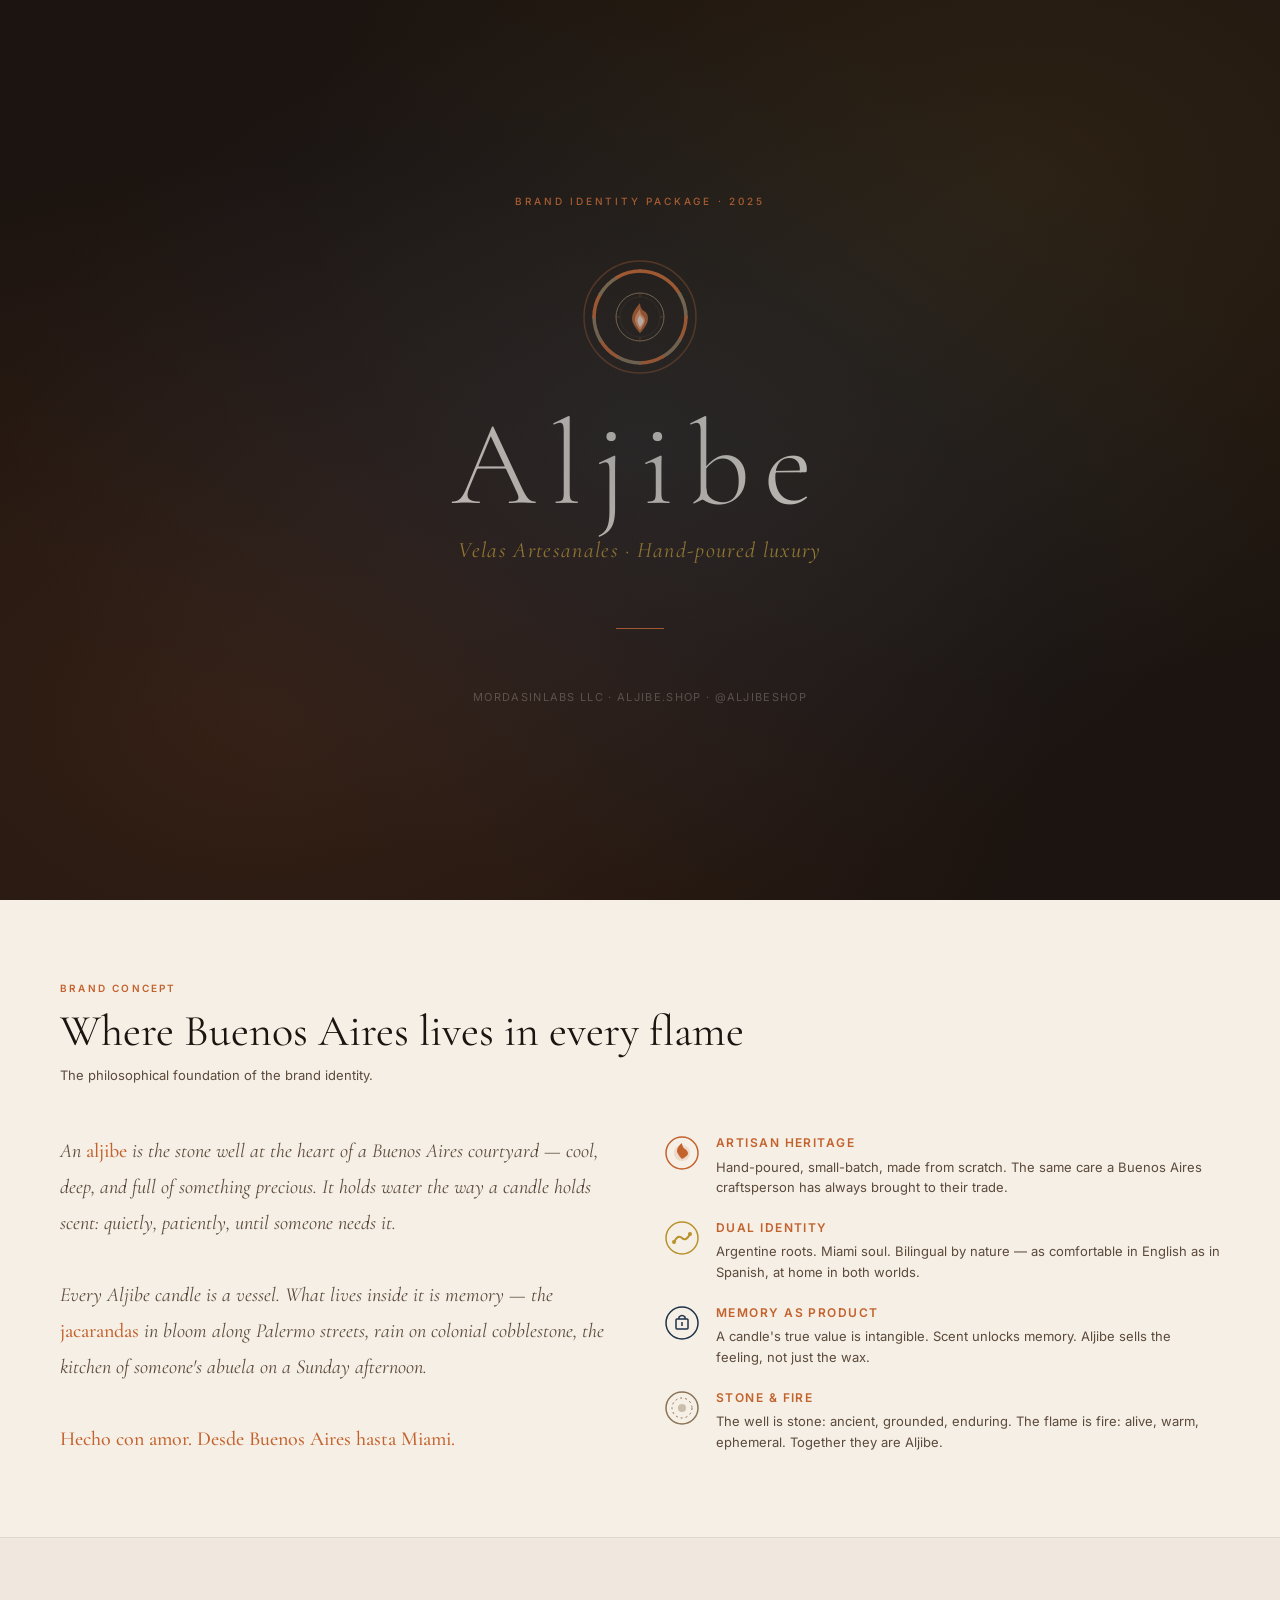
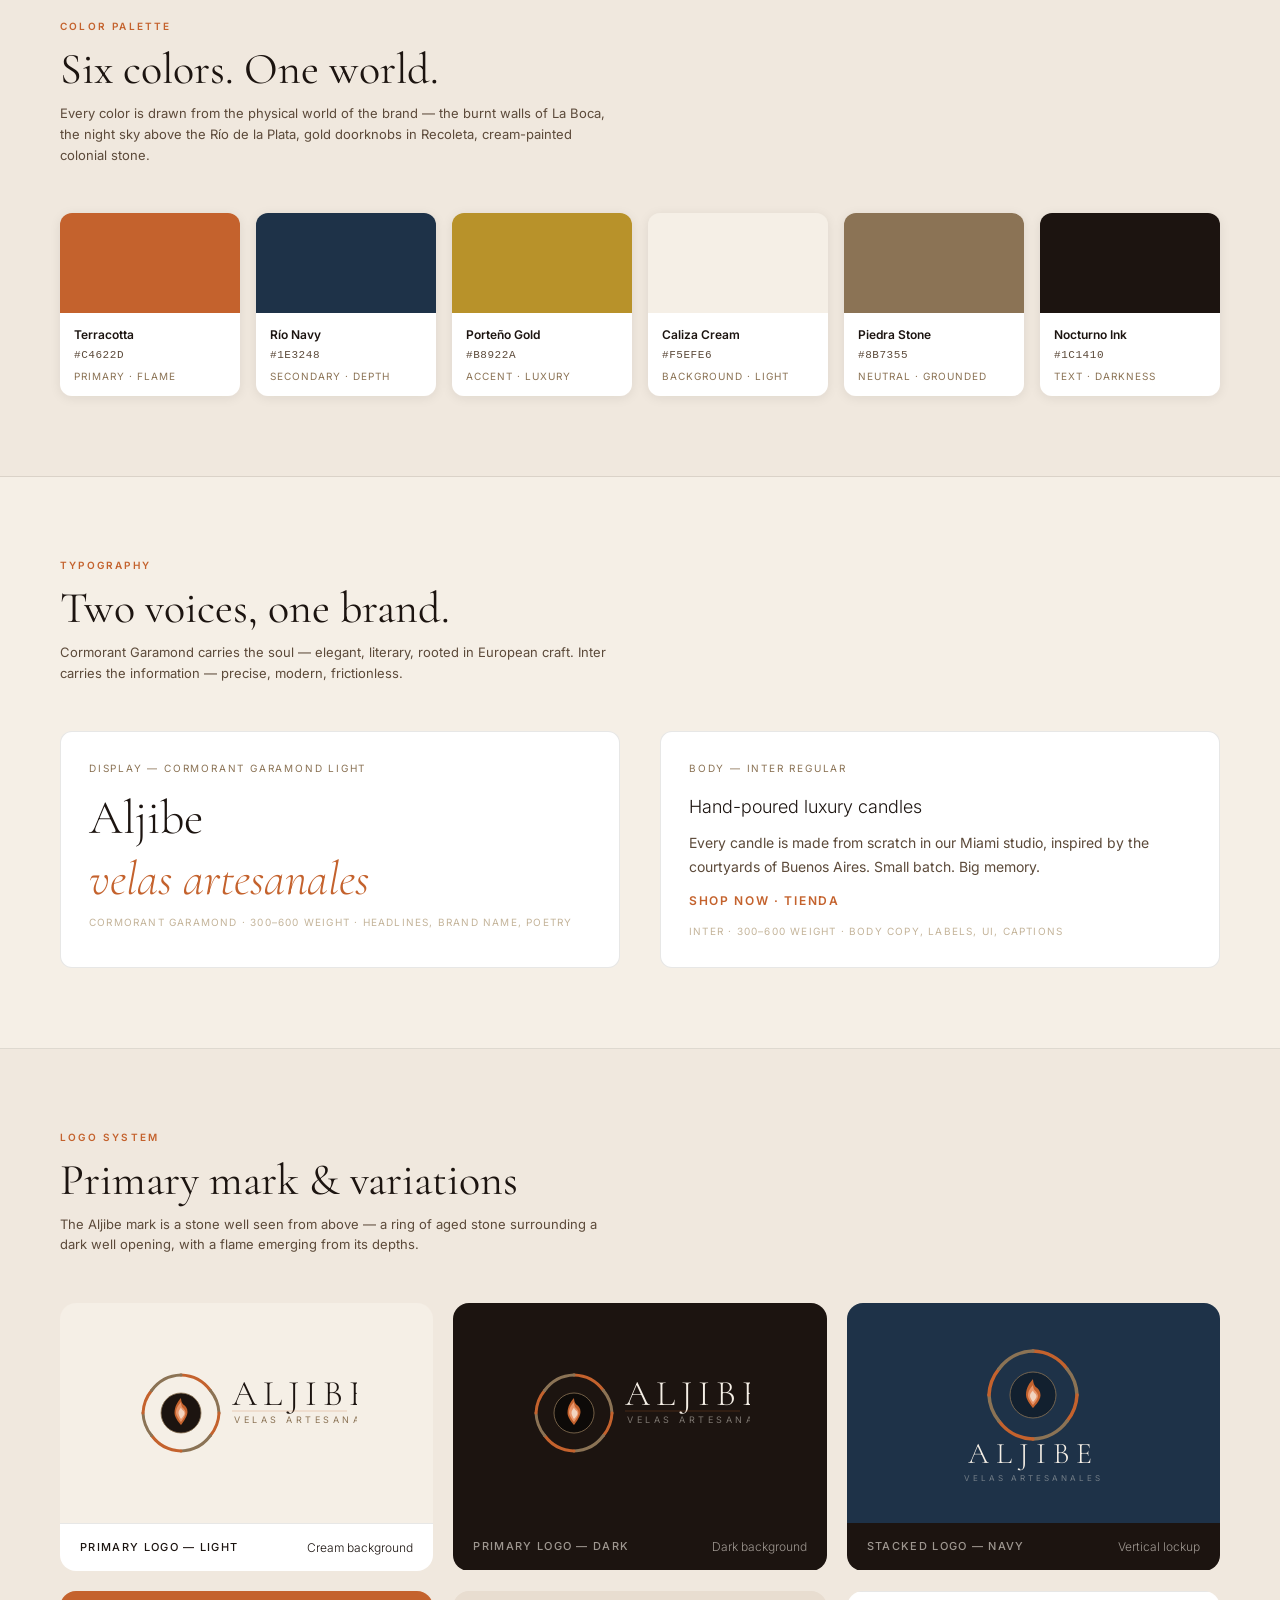
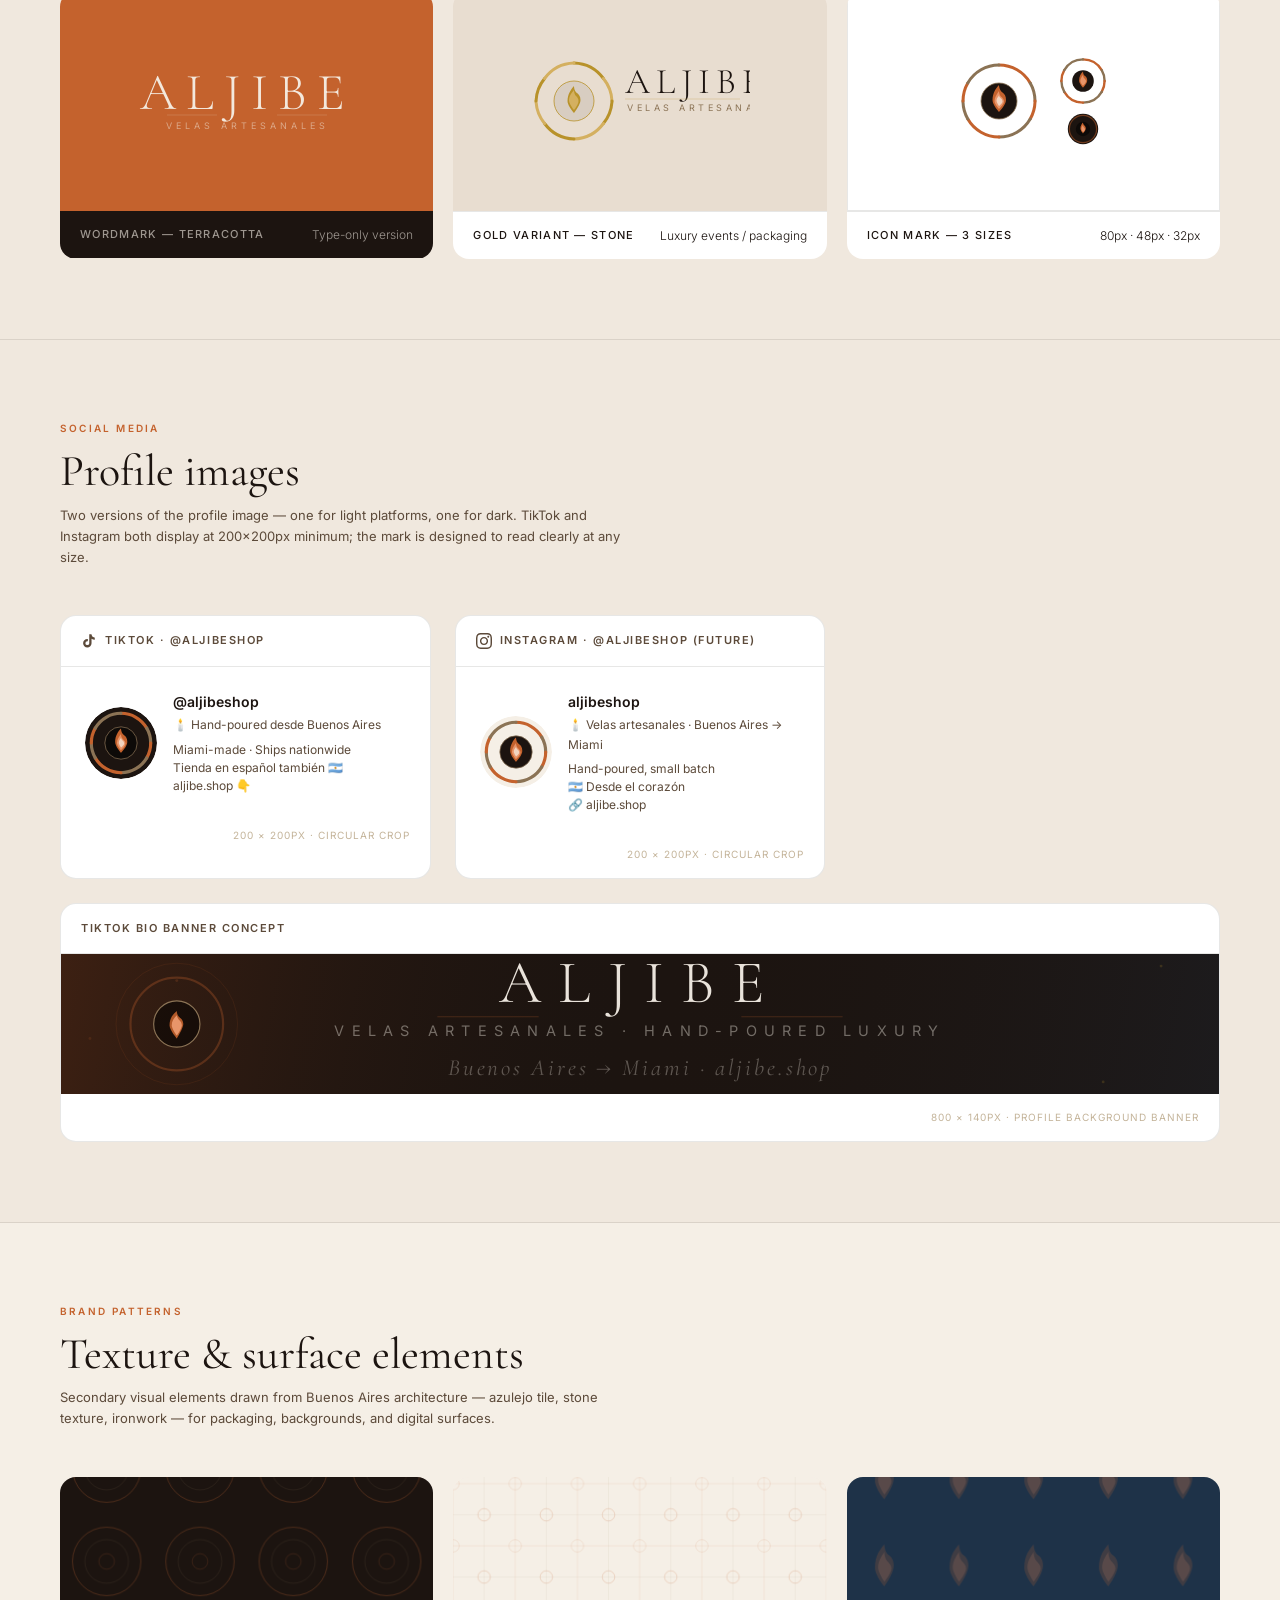
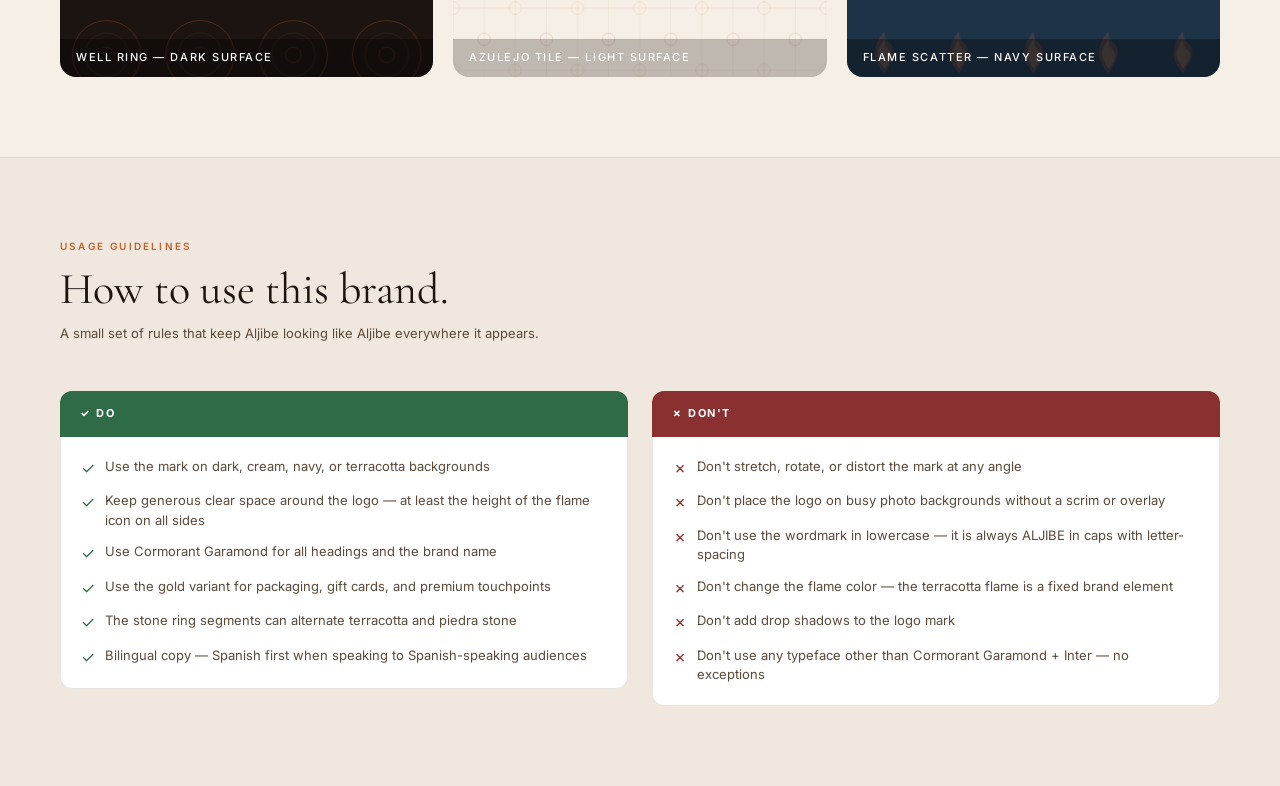
<file: aljibe/brand-package.html>
<!DOCTYPE html>
<html lang="en">
<head>
<meta charset="UTF-8"/>
<meta name="viewport" content="width=device-width,initial-scale=1.0"/>
<title>Aljibe — Brand Package</title>
<style>
@import url('https://fonts.googleapis.com/css2?family=Cormorant+Garamond:ital,wght@0,300;0,400;0,500;0,600;1,300;1,400;1,500&family=Inter:wght@300;400;500;600&family=EB+Garamond:ital,wght@0,400;1,400&display=swap');

:root {
  --terracotta: #C4622D;
  --terracotta-light: #E8956A;
  --terracotta-dark: #8B3D18;
  --navy: #1E3248;
  --navy-light: #2B4C6F;
  --gold: #B8922A;
  --gold-light: #D4B060;
  --cream: #F5EFE6;
  --cream-dark: #EDE3D6;
  --stone: #8B7355;
  --stone-light: #C4B49A;
  --ink: #1C1410;
  --ink-muted: #5C4A3A;
  --white: #FFFFFF;
  --border: rgba(28,20,16,0.1);
}

* { box-sizing: border-box; margin: 0; padding: 0; }

body {
  font-family: 'Inter', sans-serif;
  background: #F0E8DE;
  color: var(--ink);
  font-size: 14px;
  line-height: 1.6;
}

/* PAGE SECTIONS */
.page-section {
  padding: 80px 60px;
  border-bottom: 1px solid var(--border);
}
.page-section:last-child { border-bottom: none; }

.section-label {
  font-size: 10px;
  letter-spacing: 0.22em;
  text-transform: uppercase;
  color: var(--terracotta);
  font-weight: 600;
  margin-bottom: 10px;
}
.section-title {
  font-family: 'Cormorant Garamond', Georgia, serif;
  font-size: clamp(28px, 4vw, 44px);
  font-weight: 400;
  line-height: 1.15;
  margin-bottom: 8px;
}
.section-sub {
  color: var(--ink-muted);
  font-size: 13px;
  max-width: 560px;
  margin-bottom: 48px;
}

/* ── COVER ── */
.cover {
  background: var(--ink);
  min-height: 100vh;
  display: flex;
  flex-direction: column;
  align-items: center;
  justify-content: center;
  text-align: center;
  padding: 80px 40px;
  position: relative;
  overflow: hidden;
}
.cover::before {
  content:'';
  position:absolute;
  inset:0;
  background:
    radial-gradient(ellipse at 20% 80%, rgba(196,98,45,0.15) 0%, transparent 55%),
    radial-gradient(ellipse at 80% 20%, rgba(184,146,42,0.10) 0%, transparent 50%),
    radial-gradient(ellipse at 50% 50%, rgba(30,50,72,0.4) 0%, transparent 70%);
  pointer-events:none;
}
.cover-eyebrow {
  font-size: 10px;
  letter-spacing: 0.28em;
  text-transform: uppercase;
  color: var(--terracotta);
  margin-bottom: 48px;
  font-weight: 500;
}
.cover-brand {
  font-family: 'Cormorant Garamond', serif;
  font-size: clamp(64px, 10vw, 120px);
  font-weight: 300;
  color: var(--cream);
  letter-spacing: 0.12em;
  line-height: 1;
  margin-bottom: 8px;
}
.cover-tagline {
  font-family: 'Cormorant Garamond', serif;
  font-style: italic;
  font-size: clamp(16px, 2.5vw, 22px);
  color: var(--gold);
  letter-spacing: 0.06em;
  margin-bottom: 60px;
}
.cover-divider {
  width: 48px;
  height: 1px;
  background: var(--terracotta);
  margin: 0 auto 60px;
}
.cover-meta {
  font-size: 11px;
  color: rgba(245,239,230,0.3);
  letter-spacing: 0.12em;
  text-transform: uppercase;
}

/* ── CONCEPT ── */
.concept-section {
  background: var(--cream);
}
.concept-grid {
  display: grid;
  grid-template-columns: 1fr 1fr;
  gap: 48px;
  align-items: start;
}
.concept-text {
  font-family: 'Cormorant Garamond', serif;
  font-size: 20px;
  line-height: 1.8;
  color: var(--ink-muted);
  font-style: italic;
}
.concept-text em { color: var(--terracotta); font-style: normal; font-weight: 500; }
.concept-pillars {
  display: flex;
  flex-direction: column;
  gap: 20px;
}
.pillar {
  display: flex;
  gap: 16px;
  align-items: flex-start;
}
.pillar-icon {
  width: 36px;
  height: 36px;
  flex-shrink: 0;
  margin-top: 2px;
}
.pillar-title {
  font-size: 12px;
  letter-spacing: 0.12em;
  text-transform: uppercase;
  font-weight: 600;
  color: var(--terracotta);
  margin-bottom: 4px;
}
.pillar-desc {
  font-size: 13px;
  color: var(--ink-muted);
  line-height: 1.6;
}

/* ── COLOR ── */
.color-section { background: #F0E8DE; }
.color-row {
  display: grid;
  grid-template-columns: repeat(auto-fit, minmax(160px, 1fr));
  gap: 16px;
}
.swatch {
  border-radius: 12px;
  overflow: hidden;
  box-shadow: 0 2px 12px rgba(28,20,16,0.08);
}
.swatch-color {
  height: 100px;
}
.swatch-info {
  background: white;
  padding: 12px 14px;
}
.swatch-name {
  font-size: 12px;
  font-weight: 600;
  margin-bottom: 2px;
}
.swatch-hex {
  font-size: 11px;
  color: var(--ink-muted);
  font-family: 'Courier New', monospace;
  letter-spacing: 0.05em;
}
.swatch-role {
  font-size: 10px;
  color: var(--stone);
  margin-top: 4px;
  text-transform: uppercase;
  letter-spacing: 0.1em;
}

/* ── TYPE ── */
.type-section { background: var(--cream); }
.type-showcase {
  display: grid;
  grid-template-columns: 1fr 1fr;
  gap: 40px;
}
.type-block {
  border: 1px solid var(--border);
  border-radius: 12px;
  padding: 28px;
  background: white;
}
.type-block-label {
  font-size: 10px;
  letter-spacing: 0.18em;
  text-transform: uppercase;
  color: var(--stone);
  margin-bottom: 16px;
}
.type-display {
  font-family: 'Cormorant Garamond', serif;
  font-size: 48px;
  font-weight: 300;
  line-height: 1.1;
  color: var(--ink);
  margin-bottom: 8px;
}
.type-display.italic { font-style: italic; color: var(--terracotta); }
.type-body-demo {
  font-size: 14px;
  color: var(--ink-muted);
  line-height: 1.7;
  margin-bottom: 12px;
}
.type-spec {
  font-size: 10px;
  color: var(--stone-light);
  text-transform: uppercase;
  letter-spacing: 0.12em;
}

/* ── LOGOS ── */
.logo-section { background: #F0E8DE; }
.logo-grid {
  display: grid;
  grid-template-columns: repeat(auto-fit, minmax(300px, 1fr));
  gap: 20px;
}
.logo-card {
  border-radius: 16px;
  overflow: hidden;
}
.logo-card-canvas {
  height: 220px;
  display: flex;
  align-items: center;
  justify-content: center;
  padding: 32px;
}
.logo-card-label {
  padding: 14px 20px;
  font-size: 11px;
  letter-spacing: 0.12em;
  text-transform: uppercase;
  font-weight: 500;
  display: flex;
  justify-content: space-between;
  align-items: center;
}
.logo-card-label span { font-weight: 300; text-transform: none; letter-spacing: 0; font-size: 12px; }

.canvas-cream { background: var(--cream); }
.canvas-dark { background: var(--ink); }
.canvas-terracotta { background: var(--terracotta); }
.canvas-navy { background: var(--navy); }
.canvas-stone { background: #E8DDD0; }
.canvas-white { background: white; border: 1px solid var(--border); }

.label-light { background: white; color: var(--ink); border-top: 1px solid var(--border); }
.label-dark { background: var(--ink); color: rgba(245,239,230,0.6); }

/* ── ICONS ── */
.icon-section { background: var(--cream); }
.icon-grid {
  display: grid;
  grid-template-columns: repeat(auto-fill, minmax(140px, 1fr));
  gap: 16px;
}
.icon-card {
  background: white;
  border: 1px solid var(--border);
  border-radius: 12px;
  padding: 24px 16px;
  text-align: center;
}
.icon-card-bg {
  width: 80px;
  height: 80px;
  border-radius: 20px;
  margin: 0 auto 12px;
  display: flex;
  align-items: center;
  justify-content: center;
}
.icon-card-name {
  font-size: 11px;
  letter-spacing: 0.1em;
  text-transform: uppercase;
  color: var(--ink-muted);
  font-weight: 500;
}

/* ── SOCIAL MEDIA ── */
.social-section { background: #F0E8DE; }
.social-grid {
  display: grid;
  grid-template-columns: repeat(auto-fit, minmax(280px, 1fr));
  gap: 24px;
}
.social-card {
  background: white;
  border: 1px solid var(--border);
  border-radius: 16px;
  overflow: hidden;
}
.social-card-header {
  padding: 16px 20px;
  border-bottom: 1px solid var(--border);
  font-size: 11px;
  letter-spacing: 0.14em;
  text-transform: uppercase;
  font-weight: 600;
  color: var(--ink-muted);
  display: flex;
  align-items: center;
  gap: 8px;
}
.social-card-preview {
  padding: 24px;
  display: flex;
  align-items: center;
  gap: 16px;
}
.social-avatar {
  flex-shrink: 0;
  border-radius: 50%;
  overflow: hidden;
}
.social-info {
  flex: 1;
}
.social-handle {
  font-weight: 600;
  font-size: 14px;
  margin-bottom: 2px;
}
.social-followers {
  font-size: 12px;
  color: var(--ink-muted);
}
.social-bio {
  font-size: 12px;
  color: var(--ink-muted);
  margin-top: 6px;
  line-height: 1.5;
}
.profile-size {
  font-size: 10px;
  color: var(--stone-light);
  text-align: right;
  padding: 8px 20px 16px;
  text-transform: uppercase;
  letter-spacing: 0.1em;
}

/* ── PATTERN ── */
.pattern-section { background: var(--cream); }
.pattern-grid {
  display: grid;
  grid-template-columns: repeat(auto-fit, minmax(240px, 1fr));
  gap: 20px;
}
.pattern-card {
  border-radius: 16px;
  overflow: hidden;
  height: 200px;
  display: flex;
  align-items: center;
  justify-content: center;
  position: relative;
}
.pattern-card-label {
  position: absolute;
  bottom: 0;
  left: 0;
  right: 0;
  background: rgba(0,0,0,0.35);
  color: white;
  font-size: 11px;
  letter-spacing: 0.14em;
  text-transform: uppercase;
  padding: 10px 16px;
  font-weight: 500;
}

/* ── GUIDELINES ── */
.guide-section { background: #F0E8DE; }
.guide-grid {
  display: grid;
  grid-template-columns: 1fr 1fr;
  gap: 24px;
}
.guide-card {
  border-radius: 12px;
  overflow: hidden;
}
.guide-card-header {
  padding: 14px 20px;
  font-size: 11px;
  letter-spacing: 0.14em;
  text-transform: uppercase;
  font-weight: 700;
}
.guide-card-header.do { background: #2f6b47; color: white; }
.guide-card-header.dont { background: #8B3030; color: white; }
.guide-card-body {
  background: white;
  border: 1px solid var(--border);
  border-top: none;
  border-radius: 0 0 12px 12px;
  padding: 20px;
}
.guide-item {
  display: flex;
  gap: 10px;
  margin-bottom: 12px;
  font-size: 13px;
  color: var(--ink-muted);
  line-height: 1.5;
}
.guide-item:last-child { margin-bottom: 0; }
.guide-dot-do { color: #2f6b47; font-size: 16px; flex-shrink: 0; line-height: 1.4; }
.guide-dot-dont { color: #8B3030; font-size: 16px; flex-shrink: 0; line-height: 1.4; }

@media (max-width: 700px) {
  .page-section { padding: 48px 24px; }
  .concept-grid, .type-showcase, .guide-grid { grid-template-columns: 1fr; }
}
</style>
</head>
<body>

<!-- COVER -->
<div class="cover">
  <div class="cover-eyebrow">Brand Identity Package · 2025</div>
  <!-- Cover logo SVG -->
  <svg width="120" height="120" viewBox="0 0 120 120" fill="none" xmlns="http://www.w3.org/2000/svg" style="margin-bottom:28px;">
    <circle cx="60" cy="60" r="56" fill="none" stroke="#C4622D" stroke-width="1.5" opacity="0.4"/>
    <circle cx="60" cy="60" r="46" fill="none" stroke="#C4622D" stroke-width="0.8" opacity="0.3"/>
    <!-- Stone ring segments -->
    <path d="M60 14 A46 46 0 0 1 99.6 37" stroke="#C4622D" stroke-width="3.5" stroke-linecap="round" fill="none"/>
    <path d="M99.6 37 A46 46 0 0 1 106 60" stroke="#8B7355" stroke-width="3.5" stroke-linecap="round" fill="none"/>
    <path d="M106 60 A46 46 0 0 1 99.6 83" stroke="#C4622D" stroke-width="3.5" stroke-linecap="round" fill="none"/>
    <path d="M99.6 83 A46 46 0 0 1 83 99.6" stroke="#8B7355" stroke-width="3.5" stroke-linecap="round" fill="none"/>
    <path d="M83 99.6 A46 46 0 0 1 60 106" stroke="#C4622D" stroke-width="3.5" stroke-linecap="round" fill="none"/>
    <path d="M60 106 A46 46 0 0 1 37 99.6" stroke="#8B7355" stroke-width="3.5" stroke-linecap="round" fill="none"/>
    <path d="M37 99.6 A46 46 0 0 1 20.4 83" stroke="#C4622D" stroke-width="3.5" stroke-linecap="round" fill="none"/>
    <path d="M20.4 83 A46 46 0 0 1 14 60" stroke="#8B7355" stroke-width="3.5" stroke-linecap="round" fill="none"/>
    <path d="M14 60 A46 46 0 0 1 20.4 37" stroke="#C4622D" stroke-width="3.5" stroke-linecap="round" fill="none"/>
    <path d="M20.4 37 A46 46 0 0 1 37 20.4" stroke="#8B7355" stroke-width="3.5" stroke-linecap="round" fill="none"/>
    <path d="M37 20.4 A46 46 0 0 1 60 14" stroke="#C4622D" stroke-width="3.5" stroke-linecap="round" fill="none"/>
    <!-- Inner well -->
    <circle cx="60" cy="60" r="24" fill="#1C1410" stroke="#8B7355" stroke-width="1"/>
    <circle cx="60" cy="60" r="20" fill="none" stroke="rgba(139,115,85,0.3)" stroke-width="0.5"/>
    <!-- Flame -->
    <path d="M60 76 C60 76 52 68 52 62 C52 55 57 50 60 46 C60 46 60 52 64 54 C66 55 68 57 68 62 C68 68 60 76 60 76Z" fill="#C4622D" opacity="0.9"/>
    <path d="M60 73 C60 73 55 67 55 63 C55 58 58 55 60 52 C60 52 60 56 62 58 C63.5 59 65 61 65 63 C65 67 60 73 60 73Z" fill="#E8956A"/>
    <path d="M60 70 C60 70 57.5 66 57.5 63.5 C57.5 61 59 59.5 60 58 C60 58 60.5 60 62 61 C63 61.8 63.5 63 63.5 64 C63.5 66.5 60 70 60 70Z" fill="#F5EFE6" opacity="0.8"/>
    <!-- Cross wires of well -->
    <line x1="60" y1="36" x2="60" y2="40" stroke="rgba(196,98,45,0.4)" stroke-width="1"/>
    <line x1="60" y1="80" x2="60" y2="84" stroke="rgba(196,98,45,0.4)" stroke-width="1"/>
    <line x1="36" y1="60" x2="40" y2="60" stroke="rgba(196,98,45,0.4)" stroke-width="1"/>
    <line x1="80" y1="60" x2="84" y2="60" stroke="rgba(196,98,45,0.4)" stroke-width="1"/>
  </svg>
  <div class="cover-brand">Aljibe</div>
  <div class="cover-tagline">Velas Artesanales · Hand-poured luxury</div>
  <div class="cover-divider"></div>
  <div class="cover-meta">MordasinLabs LLC · aljibe.shop · @aljibeshop</div>
</div>

<!-- BRAND CONCEPT -->
<div class="page-section concept-section">
  <div class="section-label">Brand Concept</div>
  <h2 class="section-title">Where Buenos Aires lives in every flame</h2>
  <p class="section-sub">The philosophical foundation of the brand identity.</p>
  <div class="concept-grid">
    <div>
      <p class="concept-text">
        An <em>aljibe</em> is the stone well at the heart of a Buenos Aires courtyard —
        cool, deep, and full of something precious. It holds water the way a candle
        holds scent: quietly, patiently, until someone needs it.<br/><br/>
        Every Aljibe candle is a vessel. What lives inside it is memory —
        the <em>jacarandas</em> in bloom along Palermo streets, rain on colonial cobblestone,
        the kitchen of someone's abuela on a Sunday afternoon.<br/><br/>
        <em>Hecho con amor. Desde Buenos Aires hasta Miami.</em>
      </p>
    </div>
    <div class="concept-pillars">
      <div class="pillar">
        <svg class="pillar-icon" viewBox="0 0 36 36" fill="none">
          <circle cx="18" cy="18" r="16" stroke="#C4622D" stroke-width="1.5" fill="none"/>
          <circle cx="18" cy="18" r="8" fill="#C4622D" opacity="0.15"/>
          <path d="M18 24 C18 24 13 19 13 16 C13 12.5 15.5 10 18 8 C18 8 18 12 21 14 C22.5 15 24 16.5 24 18.5 C24 21 18 24 18 24Z" fill="#C4622D"/>
        </svg>
        <div>
          <div class="pillar-title">Artisan Heritage</div>
          <div class="pillar-desc">Hand-poured, small-batch, made from scratch. The same care a Buenos Aires craftsperson has always brought to their trade.</div>
        </div>
      </div>
      <div class="pillar">
        <svg class="pillar-icon" viewBox="0 0 36 36" fill="none">
          <circle cx="18" cy="18" r="16" stroke="#B8922A" stroke-width="1.5" fill="none"/>
          <path d="M10 22 Q14 14 18 18 Q22 22 26 14" stroke="#B8922A" stroke-width="2" fill="none" stroke-linecap="round"/>
          <circle cx="10" cy="22" r="2" fill="#B8922A"/>
          <circle cx="26" cy="14" r="2" fill="#B8922A"/>
        </svg>
        <div>
          <div class="pillar-title">Dual Identity</div>
          <div class="pillar-desc">Argentine roots. Miami soul. Bilingual by nature — as comfortable in English as in Spanish, at home in both worlds.</div>
        </div>
      </div>
      <div class="pillar">
        <svg class="pillar-icon" viewBox="0 0 36 36" fill="none">
          <circle cx="18" cy="18" r="16" stroke="#1E3248" stroke-width="1.5" fill="none"/>
          <rect x="12" y="14" width="12" height="10" rx="1" stroke="#1E3248" stroke-width="1.5" fill="none"/>
          <path d="M15 14 L15 12 Q18 9 21 12 L21 14" stroke="#1E3248" stroke-width="1.5" fill="none"/>
          <line x1="18" y1="17" x2="18" y2="21" stroke="#1E3248" stroke-width="1.5"/>
        </svg>
        <div>
          <div class="pillar-title">Memory as Product</div>
          <div class="pillar-desc">A candle's true value is intangible. Scent unlocks memory. Aljibe sells the feeling, not just the wax.</div>
        </div>
      </div>
      <div class="pillar">
        <svg class="pillar-icon" viewBox="0 0 36 36" fill="none">
          <circle cx="18" cy="18" r="16" stroke="#8B7355" stroke-width="1.5" fill="none"/>
          <circle cx="18" cy="18" r="10" stroke="#8B7355" stroke-width="1" fill="none" stroke-dasharray="2 3"/>
          <circle cx="18" cy="18" r="4" fill="#8B7355" opacity="0.4"/>
        </svg>
        <div>
          <div class="pillar-title">Stone & Fire</div>
          <div class="pillar-desc">The well is stone: ancient, grounded, enduring. The flame is fire: alive, warm, ephemeral. Together they are Aljibe.</div>
        </div>
      </div>
    </div>
  </div>
</div>

<!-- COLOR PALETTE -->
<div class="page-section color-section">
  <div class="section-label">Color Palette</div>
  <h2 class="section-title">Six colors. One world.</h2>
  <p class="section-sub">Every color is drawn from the physical world of the brand — the burnt walls of La Boca, the night sky above the Río de la Plata, gold doorknobs in Recoleta, cream-painted colonial stone.</p>
  <div class="color-row">
    <div class="swatch">
      <div class="swatch-color" style="background:#C4622D;"></div>
      <div class="swatch-info">
        <div class="swatch-name">Terracotta</div>
        <div class="swatch-hex">#C4622D</div>
        <div class="swatch-role">Primary · Flame</div>
      </div>
    </div>
    <div class="swatch">
      <div class="swatch-color" style="background:#1E3248;"></div>
      <div class="swatch-info">
        <div class="swatch-name">Río Navy</div>
        <div class="swatch-hex">#1E3248</div>
        <div class="swatch-role">Secondary · Depth</div>
      </div>
    </div>
    <div class="swatch">
      <div class="swatch-color" style="background:#B8922A;"></div>
      <div class="swatch-info">
        <div class="swatch-name">Porteño Gold</div>
        <div class="swatch-hex">#B8922A</div>
        <div class="swatch-role">Accent · Luxury</div>
      </div>
    </div>
    <div class="swatch">
      <div class="swatch-color" style="background:#F5EFE6;"></div>
      <div class="swatch-info">
        <div class="swatch-name">Caliza Cream</div>
        <div class="swatch-hex">#F5EFE6</div>
        <div class="swatch-role">Background · Light</div>
      </div>
    </div>
    <div class="swatch">
      <div class="swatch-color" style="background:#8B7355;"></div>
      <div class="swatch-info">
        <div class="swatch-name">Piedra Stone</div>
        <div class="swatch-hex">#8B7355</div>
        <div class="swatch-role">Neutral · Grounded</div>
      </div>
    </div>
    <div class="swatch">
      <div class="swatch-color" style="background:#1C1410;"></div>
      <div class="swatch-info">
        <div class="swatch-name">Nocturno Ink</div>
        <div class="swatch-hex">#1C1410</div>
        <div class="swatch-role">Text · Darkness</div>
      </div>
    </div>
  </div>
</div>

<!-- TYPOGRAPHY -->
<div class="page-section type-section">
  <div class="section-label">Typography</div>
  <h2 class="section-title">Two voices, one brand.</h2>
  <p class="section-sub">Cormorant Garamond carries the soul — elegant, literary, rooted in European craft. Inter carries the information — precise, modern, frictionless.</p>
  <div class="type-showcase">
    <div class="type-block">
      <div class="type-block-label">Display — Cormorant Garamond Light</div>
      <div class="type-display">Aljibe</div>
      <div class="type-display italic">velas artesanales</div>
      <div class="type-spec">Cormorant Garamond · 300–600 weight · Headlines, brand name, poetry</div>
    </div>
    <div class="type-block">
      <div class="type-block-label">Body — Inter Regular</div>
      <div class="type-body-demo" style="font-size:18px;font-weight:300;color:var(--ink);margin-bottom:8px;">Hand-poured luxury candles</div>
      <div class="type-body-demo">Every candle is made from scratch in our Miami studio, inspired by the courtyards of Buenos Aires. Small batch. Big memory.</div>
      <div class="type-body-demo" style="font-size:12px;letter-spacing:0.14em;text-transform:uppercase;font-weight:600;color:var(--terracotta);">Shop Now · Tienda</div>
      <div class="type-spec">Inter · 300–600 weight · Body copy, labels, UI, captions</div>
    </div>
  </div>
</div>

<!-- PRIMARY LOGOS -->
<div class="page-section logo-section">
  <div class="section-label">Logo System</div>
  <h2 class="section-title">Primary mark & variations</h2>
  <p class="section-sub">The Aljibe mark is a stone well seen from above — a ring of aged stone surrounding a dark well opening, with a flame emerging from its depths.</p>
  <div class="logo-grid">

    <!-- Primary on cream -->
    <div class="logo-card">
      <div class="logo-card-canvas canvas-cream">
        <svg width="220" height="140" viewBox="0 0 220 140" fill="none" xmlns="http://www.w3.org/2000/svg">
          <!-- Icon -->
          <circle cx="44" cy="70" r="38" fill="none" stroke="#C4622D" stroke-width="1" opacity="0.3"/>
          <path d="M44 32 A38 38 0 0 1 73.4 47.5" stroke="#C4622D" stroke-width="3" stroke-linecap="round" fill="none"/>
          <path d="M73.4 47.5 A38 38 0 0 1 82 70" stroke="#8B7355" stroke-width="3" stroke-linecap="round" fill="none"/>
          <path d="M82 70 A38 38 0 0 1 73.4 92.5" stroke="#C4622D" stroke-width="3" stroke-linecap="round" fill="none"/>
          <path d="M73.4 92.5 A38 38 0 0 1 44 108" stroke="#8B7355" stroke-width="3" stroke-linecap="round" fill="none"/>
          <path d="M44 108 A38 38 0 0 1 14.6 92.5" stroke="#C4622D" stroke-width="3" stroke-linecap="round" fill="none"/>
          <path d="M14.6 92.5 A38 38 0 0 1 6 70" stroke="#8B7355" stroke-width="3" stroke-linecap="round" fill="none"/>
          <path d="M6 70 A38 38 0 0 1 14.6 47.5" stroke="#C4622D" stroke-width="3" stroke-linecap="round" fill="none"/>
          <path d="M14.6 47.5 A38 38 0 0 1 44 32" stroke="#8B7355" stroke-width="3" stroke-linecap="round" fill="none"/>
          <circle cx="44" cy="70" r="20" fill="#1C1410" stroke="#8B7355" stroke-width="0.8"/>
          <path d="M44 82 C44 82 37.5 75 37.5 70 C37.5 63 41 58.5 44 55 C44 55 44 60 47 62 C48.5 63 50.5 65 50.5 69 C50.5 74 44 82 44 82Z" fill="#C4622D"/>
          <path d="M44 79 C44 79 39 73 39 69.5 C39 65 41.5 62 44 59 C44 59 44 63 46 65 C47 66 48.5 67.5 48.5 70 C48.5 73.5 44 79 44 79Z" fill="#E8956A"/>
          <path d="M44 76 C44 76 41.5 72 41.5 70 C41.5 67.5 43 66 44 64.5 C44 64.5 44.5 66.5 46 67.5 C47 68 47.5 69.5 47.5 70.5 C47.5 72.5 44 76 44 76Z" fill="#F5EFE6" opacity="0.7"/>
          <!-- Wordmark -->
          <text x="95" y="62" font-family="'Cormorant Garamond', Georgia, serif" font-size="36" font-weight="300" letter-spacing="6" fill="#1C1410">ALJIBE</text>
          <text x="97" y="80" font-family="'Inter', sans-serif" font-size="9" font-weight="400" letter-spacing="3.5" fill="#8B7355">VELAS ARTESANALES</text>
          <line x1="95" y1="68" x2="210" y2="68" stroke="#C4622D" stroke-width="0.5" opacity="0.5"/>
        </svg>
      </div>
      <div class="logo-card-label label-light">Primary Logo — Light <span>Cream background</span></div>
    </div>

    <!-- Primary on dark -->
    <div class="logo-card">
      <div class="logo-card-canvas canvas-dark">
        <svg width="220" height="140" viewBox="0 0 220 140" fill="none" xmlns="http://www.w3.org/2000/svg">
          <circle cx="44" cy="70" r="38" fill="none" stroke="#C4622D" stroke-width="1" opacity="0.3"/>
          <path d="M44 32 A38 38 0 0 1 73.4 47.5" stroke="#C4622D" stroke-width="3" stroke-linecap="round" fill="none"/>
          <path d="M73.4 47.5 A38 38 0 0 1 82 70" stroke="#8B7355" stroke-width="3" stroke-linecap="round" fill="none"/>
          <path d="M82 70 A38 38 0 0 1 73.4 92.5" stroke="#C4622D" stroke-width="3" stroke-linecap="round" fill="none"/>
          <path d="M73.4 92.5 A38 38 0 0 1 44 108" stroke="#8B7355" stroke-width="3" stroke-linecap="round" fill="none"/>
          <path d="M44 108 A38 38 0 0 1 14.6 92.5" stroke="#C4622D" stroke-width="3" stroke-linecap="round" fill="none"/>
          <path d="M14.6 92.5 A38 38 0 0 1 6 70" stroke="#8B7355" stroke-width="3" stroke-linecap="round" fill="none"/>
          <path d="M6 70 A38 38 0 0 1 14.6 47.5" stroke="#C4622D" stroke-width="3" stroke-linecap="round" fill="none"/>
          <path d="M14.6 47.5 A38 38 0 0 1 44 32" stroke="#8B7355" stroke-width="3" stroke-linecap="round" fill="none"/>
          <circle cx="44" cy="70" r="20" fill="#0D0A08" stroke="#8B7355" stroke-width="0.8"/>
          <path d="M44 82 C44 82 37.5 75 37.5 70 C37.5 63 41 58.5 44 55 C44 55 44 60 47 62 C48.5 63 50.5 65 50.5 69 C50.5 74 44 82 44 82Z" fill="#C4622D"/>
          <path d="M44 79 C44 79 39 73 39 69.5 C39 65 41.5 62 44 59 C44 59 44 63 46 65 C47 66 48.5 67.5 48.5 70 C48.5 73.5 44 79 44 79Z" fill="#E8956A"/>
          <path d="M44 76 C44 76 41.5 72 41.5 70 C41.5 67.5 43 66 44 64.5 C44 64.5 44.5 66.5 46 67.5 C47 68 47.5 69.5 47.5 70.5 C47.5 72.5 44 76 44 76Z" fill="#F5EFE6" opacity="0.7"/>
          <text x="95" y="62" font-family="'Cormorant Garamond', Georgia, serif" font-size="36" font-weight="300" letter-spacing="6" fill="#F5EFE6">ALJIBE</text>
          <text x="97" y="80" font-family="'Inter', sans-serif" font-size="9" font-weight="400" letter-spacing="3.5" fill="rgba(245,239,230,0.45)">VELAS ARTESANALES</text>
          <line x1="95" y1="68" x2="210" y2="68" stroke="#C4622D" stroke-width="0.5" opacity="0.5"/>
        </svg>
      </div>
      <div class="logo-card-label label-dark">Primary Logo — Dark <span>Dark background</span></div>
    </div>

    <!-- Stacked on navy -->
    <div class="logo-card">
      <div class="logo-card-canvas canvas-navy">
        <svg width="180" height="160" viewBox="0 0 180 160" fill="none" xmlns="http://www.w3.org/2000/svg">
          <circle cx="90" cy="62" r="44" fill="none" stroke="#C4622D" stroke-width="1" opacity="0.25"/>
          <path d="M90 18 A44 44 0 0 1 124.1 36" stroke="#C4622D" stroke-width="3.5" stroke-linecap="round" fill="none"/>
          <path d="M124.1 36 A44 44 0 0 1 134 62" stroke="#8B7355" stroke-width="3.5" stroke-linecap="round" fill="none"/>
          <path d="M134 62 A44 44 0 0 1 124.1 88" stroke="#C4622D" stroke-width="3.5" stroke-linecap="round" fill="none"/>
          <path d="M124.1 88 A44 44 0 0 1 90 106" stroke="#8B7355" stroke-width="3.5" stroke-linecap="round" fill="none"/>
          <path d="M90 106 A44 44 0 0 1 55.9 88" stroke="#C4622D" stroke-width="3.5" stroke-linecap="round" fill="none"/>
          <path d="M55.9 88 A44 44 0 0 1 46 62" stroke="#8B7355" stroke-width="3.5" stroke-linecap="round" fill="none"/>
          <path d="M46 62 A44 44 0 0 1 55.9 36" stroke="#C4622D" stroke-width="3.5" stroke-linecap="round" fill="none"/>
          <path d="M55.9 36 A44 44 0 0 1 90 18" stroke="#8B7355" stroke-width="3.5" stroke-linecap="round" fill="none"/>
          <circle cx="90" cy="62" r="23" fill="#12202F" stroke="#8B7355" stroke-width="0.8"/>
          <path d="M90 75 C90 75 83 67.5 83 62 C83 54.5 87 49.5 90 46 C90 46 90 52 93.5 54.5 C95.5 56 97.5 58 97.5 62.5 C97.5 67.5 90 75 90 75Z" fill="#C4622D"/>
          <path d="M90 72 C90 72 85 66 85 62.5 C85 58 87.5 55 90 52 C90 52 90 56 92.5 58 C93.5 59 95 61 95 63 C95 66.5 90 72 90 72Z" fill="#E8956A"/>
          <path d="M90 69 C90 69 87 65 87 63 C87 60.5 88.5 59 90 57.5 C90 57.5 90.5 59.5 92 60.5 C93 61.2 93.5 62.5 93.5 63.5 C93.5 65.5 90 69 90 69Z" fill="#F5EFE6" opacity="0.7"/>
          <text x="90" y="130" text-anchor="middle" font-family="'Cormorant Garamond', Georgia, serif" font-size="30" font-weight="300" letter-spacing="7" fill="#F5EFE6">ALJIBE</text>
          <text x="90" y="148" text-anchor="middle" font-family="'Inter', sans-serif" font-size="8" font-weight="400" letter-spacing="3" fill="rgba(245,239,230,0.4)">VELAS ARTESANALES</text>
        </svg>
      </div>
      <div class="logo-card-label label-dark">Stacked Logo — Navy <span>Vertical lockup</span></div>
    </div>

    <!-- Wordmark only on terracotta -->
    <div class="logo-card">
      <div class="logo-card-canvas canvas-terracotta">
        <svg width="240" height="100" viewBox="0 0 240 100" fill="none" xmlns="http://www.w3.org/2000/svg">
          <text x="120" y="58" text-anchor="middle" font-family="'Cormorant Garamond', Georgia, serif" font-size="52" font-weight="300" letter-spacing="10" fill="rgba(245,239,230,0.95)">ALJIBE</text>
          <text x="120" y="78" text-anchor="middle" font-family="'Inter', sans-serif" font-size="9" font-weight="400" letter-spacing="4" fill="rgba(245,239,230,0.5)">VELAS ARTESANALES</text>
          <line x1="40" y1="64" x2="90" y2="64" stroke="rgba(245,239,230,0.3)" stroke-width="0.5"/>
          <line x1="150" y1="64" x2="200" y2="64" stroke="rgba(245,239,230,0.3)" stroke-width="0.5"/>
        </svg>
      </div>
      <div class="logo-card-label label-dark">Wordmark — Terracotta <span>Type-only version</span></div>
    </div>

    <!-- Gold on stone -->
    <div class="logo-card">
      <div class="logo-card-canvas canvas-stone">
        <svg width="220" height="140" viewBox="0 0 220 140" fill="none" xmlns="http://www.w3.org/2000/svg">
          <circle cx="44" cy="70" r="38" fill="none" stroke="#B8922A" stroke-width="1" opacity="0.3"/>
          <path d="M44 32 A38 38 0 0 1 73.4 47.5" stroke="#B8922A" stroke-width="3" stroke-linecap="round" fill="none"/>
          <path d="M73.4 47.5 A38 38 0 0 1 82 70" stroke="#D4B060" stroke-width="3" stroke-linecap="round" fill="none"/>
          <path d="M82 70 A38 38 0 0 1 73.4 92.5" stroke="#B8922A" stroke-width="3" stroke-linecap="round" fill="none"/>
          <path d="M73.4 92.5 A38 38 0 0 1 44 108" stroke="#D4B060" stroke-width="3" stroke-linecap="round" fill="none"/>
          <path d="M44 108 A38 38 0 0 1 14.6 92.5" stroke="#B8922A" stroke-width="3" stroke-linecap="round" fill="none"/>
          <path d="M14.6 92.5 A38 38 0 0 1 6 70" stroke="#D4B060" stroke-width="3" stroke-linecap="round" fill="none"/>
          <path d="M6 70 A38 38 0 0 1 14.6 47.5" stroke="#B8922A" stroke-width="3" stroke-linecap="round" fill="none"/>
          <path d="M14.6 47.5 A38 38 0 0 1 44 32" stroke="#D4B060" stroke-width="3" stroke-linecap="round" fill="none"/>
          <circle cx="44" cy="70" r="20" fill="rgba(28,20,16,0.08)" stroke="#B8922A" stroke-width="0.8"/>
          <path d="M44 82 C44 82 37.5 75 37.5 70 C37.5 63 41 58.5 44 55 C44 55 44 60 47 62 C48.5 63 50.5 65 50.5 69 C50.5 74 44 82 44 82Z" fill="#B8922A"/>
          <path d="M44 79 C44 79 39 73 39 69.5 C39 65 41.5 62 44 59 C44 59 44 63 46 65 C47 66 48.5 67.5 48.5 70 C48.5 73.5 44 79 44 79Z" fill="#D4B060"/>
          <text x="95" y="62" font-family="'Cormorant Garamond', Georgia, serif" font-size="36" font-weight="300" letter-spacing="6" fill="#1C1410">ALJIBE</text>
          <text x="97" y="80" font-family="'Inter', sans-serif" font-size="9" font-weight="400" letter-spacing="3.5" fill="#8B7355">VELAS ARTESANALES</text>
          <line x1="95" y1="68" x2="210" y2="68" stroke="#B8922A" stroke-width="0.5" opacity="0.5"/>
        </svg>
      </div>
      <div class="logo-card-label label-light">Gold Variant — Stone <span>Luxury events / packaging</span></div>
    </div>

    <!-- Icon only -->
    <div class="logo-card">
      <div class="logo-card-canvas canvas-white" style="gap:20px;">
        <!-- Large icon -->
        <svg width="80" height="80" viewBox="0 0 80 80" fill="none">
          <circle cx="40" cy="40" r="36" fill="none" stroke="#C4622D" stroke-width="1" opacity="0.3"/>
          <path d="M40 4 A36 36 0 0 1 71.2 22" stroke="#C4622D" stroke-width="3" stroke-linecap="round" fill="none"/>
          <path d="M71.2 22 A36 36 0 0 1 76 40" stroke="#8B7355" stroke-width="3" stroke-linecap="round" fill="none"/>
          <path d="M76 40 A36 36 0 0 1 71.2 58" stroke="#C4622D" stroke-width="3" stroke-linecap="round" fill="none"/>
          <path d="M71.2 58 A36 36 0 0 1 40 76" stroke="#8B7355" stroke-width="3" stroke-linecap="round" fill="none"/>
          <path d="M40 76 A36 36 0 0 1 8.8 58" stroke="#C4622D" stroke-width="3" stroke-linecap="round" fill="none"/>
          <path d="M8.8 58 A36 36 0 0 1 4 40" stroke="#8B7355" stroke-width="3" stroke-linecap="round" fill="none"/>
          <path d="M4 40 A36 36 0 0 1 8.8 22" stroke="#C4622D" stroke-width="3" stroke-linecap="round" fill="none"/>
          <path d="M8.8 22 A36 36 0 0 1 40 4" stroke="#8B7355" stroke-width="3" stroke-linecap="round" fill="none"/>
          <circle cx="40" cy="40" r="18" fill="#1C1410" stroke="#8B7355" stroke-width="0.8"/>
          <path d="M40 51 C40 51 33.5 44 33.5 39 C33.5 32 37 27 40 24 C40 24 40 29 43.5 31.5 C45.5 33 47 35 47 39 C47 44 40 51 40 51Z" fill="#C4622D"/>
          <path d="M40 48 C40 48 35.5 43 35.5 40 C35.5 36 38 33 40 30 C40 30 40 34 42.5 36 C43.5 37 45 38.5 45 40.5 C45 43.5 40 48 40 48Z" fill="#E8956A"/>
          <path d="M40 45 C40 45 37.5 41.5 37.5 39.5 C37.5 37.5 39 36 40 34.5 C40 34.5 40.5 36.5 42 37.5 C43 38.2 43.5 39.5 43.5 40.5 C43.5 42.5 40 45 40 45Z" fill="#F5EFE6" opacity="0.7"/>
        </svg>
        <!-- Small icons -->
        <div style="display:flex;flex-direction:column;gap:8px;align-items:center;">
          <svg width="48" height="48" viewBox="0 0 80 80" fill="none">
            <circle cx="40" cy="40" r="36" fill="none" stroke="#C4622D" stroke-width="1.2" opacity="0.3"/>
            <path d="M40 4 A36 36 0 0 1 71.2 22" stroke="#C4622D" stroke-width="4" stroke-linecap="round" fill="none"/>
            <path d="M71.2 22 A36 36 0 0 1 76 40" stroke="#8B7355" stroke-width="4" stroke-linecap="round" fill="none"/>
            <path d="M76 40 A36 36 0 0 1 71.2 58" stroke="#C4622D" stroke-width="4" stroke-linecap="round" fill="none"/>
            <path d="M71.2 58 A36 36 0 0 1 40 76" stroke="#8B7355" stroke-width="4" stroke-linecap="round" fill="none"/>
            <path d="M40 76 A36 36 0 0 1 8.8 58" stroke="#C4622D" stroke-width="4" stroke-linecap="round" fill="none"/>
            <path d="M8.8 58 A36 36 0 0 1 4 40" stroke="#8B7355" stroke-width="4" stroke-linecap="round" fill="none"/>
            <path d="M4 40 A36 36 0 0 1 8.8 22" stroke="#C4622D" stroke-width="4" stroke-linecap="round" fill="none"/>
            <path d="M8.8 22 A36 36 0 0 1 40 4" stroke="#8B7355" stroke-width="4" stroke-linecap="round" fill="none"/>
            <circle cx="40" cy="40" r="18" fill="#1C1410"/>
            <path d="M40 51 C40 51 33.5 44 33.5 39 C33.5 32 37 27 40 24 C40 24 40 29 43.5 31.5 C45.5 33 47 35 47 39 C47 44 40 51 40 51Z" fill="#C4622D"/>
            <path d="M40 48 C40 48 35.5 43 35.5 40 C35.5 36 38 33 40 30 C40 30 40 34 42.5 36 C43.5 37 45 38.5 45 40.5 C45 43.5 40 48 40 48Z" fill="#E8956A"/>
          </svg>
          <svg width="32" height="32" viewBox="0 0 80 80" fill="none">
            <circle cx="40" cy="40" r="38" fill="#1C1410"/>
            <circle cx="40" cy="40" r="34" fill="none" stroke="#C4622D" stroke-width="3" opacity="0.5"/>
            <circle cx="40" cy="40" r="18" fill="#0D0A08"/>
            <path d="M40 51 C40 51 33.5 44 33.5 39 C33.5 32 37 27 40 24 C40 24 40 29 43.5 31.5 C45.5 33 47 35 47 39 C47 44 40 51 40 51Z" fill="#C4622D"/>
            <path d="M40 48 C40 48 36 43 36 40 C36 36 38 33 40 30 C40 30 40 34 42.5 36 C44 37.5 45 39 45 40.5 C45 43.5 40 48 40 48Z" fill="#E8956A"/>
          </svg>
        </div>
      </div>
      <div class="logo-card-label label-light">Icon Mark — 3 sizes <span>80px · 48px · 32px</span></div>
    </div>

  </div>
</div>

<!-- SOCIAL MEDIA PROFILES -->
<div class="page-section social-section">
  <div class="section-label">Social Media</div>
  <h2 class="section-title">Profile images</h2>
  <p class="section-sub">Two versions of the profile image — one for light platforms, one for dark. TikTok and Instagram both display at 200×200px minimum; the mark is designed to read clearly at any size.</p>
  <div class="social-grid">

    <!-- TikTok profile -->
    <div class="social-card">
      <div class="social-card-header">
        <svg width="16" height="16" viewBox="0 0 24 24" fill="currentColor"><path d="M19.59 6.69a4.83 4.83 0 01-3.77-4.25V2h-3.45v13.67a2.89 2.89 0 01-2.88 2.5 2.89 2.89 0 01-2.89-2.89 2.89 2.89 0 012.89-2.89c.28 0 .54.04.79.1V9.01a6.33 6.33 0 00-.79-.05 6.34 6.34 0 00-6.34 6.34 6.34 6.34 0 006.34 6.34 6.34 6.34 0 006.33-6.34V8.69a8.25 8.25 0 004.84 1.55V6.79a4.85 4.85 0 01-1.07-.1z"/></svg>
        TikTok · @aljibeshop
      </div>
      <div class="social-card-preview">
        <svg width="72" height="72" viewBox="0 0 80 80" fill="none" class="social-avatar">
          <circle cx="40" cy="40" r="40" fill="#1C1410"/>
          <circle cx="40" cy="40" r="33" fill="none" stroke="#C4622D" stroke-width="2" opacity="0.4"/>
          <path d="M40 7 A33 33 0 0 1 68.6 23.5" stroke="#C4622D" stroke-width="3.5" stroke-linecap="round" fill="none"/>
          <path d="M68.6 23.5 A33 33 0 0 1 73 40" stroke="#8B7355" stroke-width="3.5" stroke-linecap="round" fill="none"/>
          <path d="M73 40 A33 33 0 0 1 68.6 56.5" stroke="#C4622D" stroke-width="3.5" stroke-linecap="round" fill="none"/>
          <path d="M68.6 56.5 A33 33 0 0 1 40 73" stroke="#8B7355" stroke-width="3.5" stroke-linecap="round" fill="none"/>
          <path d="M40 73 A33 33 0 0 1 11.4 56.5" stroke="#C4622D" stroke-width="3.5" stroke-linecap="round" fill="none"/>
          <path d="M11.4 56.5 A33 33 0 0 1 7 40" stroke="#8B7355" stroke-width="3.5" stroke-linecap="round" fill="none"/>
          <path d="M7 40 A33 33 0 0 1 11.4 23.5" stroke="#C4622D" stroke-width="3.5" stroke-linecap="round" fill="none"/>
          <path d="M11.4 23.5 A33 33 0 0 1 40 7" stroke="#8B7355" stroke-width="3.5" stroke-linecap="round" fill="none"/>
          <circle cx="40" cy="40" r="18" fill="#0D0A08" stroke="#8B7355" stroke-width="0.8"/>
          <path d="M40 51 C40 51 33.5 44 33.5 39 C33.5 32 37 27 40 24 C40 24 40 29 43.5 31.5 C45.5 33 47 35 47 39 C47 44 40 51 40 51Z" fill="#C4622D"/>
          <path d="M40 48 C40 48 35.5 43 35.5 40 C35.5 36 38 33 40 30 C40 30 40 34 42.5 36 C43.5 37 45 38.5 45 40.5 C45 43.5 40 48 40 48Z" fill="#E8956A"/>
          <path d="M40 45 C40 45 37.5 41.5 37.5 39.5 C37.5 37.5 39 36 40 34.5 C40 34.5 40.5 36.5 42 37.5 C43 38.2 43.5 39.5 43.5 40.5 C43.5 42.5 40 45 40 45Z" fill="#F5EFE6" opacity="0.7"/>
        </svg>
        <div class="social-info">
          <div class="social-handle">@aljibeshop</div>
          <div class="social-followers">🕯️ Hand-poured desde Buenos Aires</div>
          <div class="social-bio">Miami-made · Ships nationwide<br/>Tienda en español también 🇦🇷<br/>aljibe.shop 👇</div>
        </div>
      </div>
      <div class="profile-size">200 × 200px · Circular crop</div>
    </div>

    <!-- Instagram profile -->
    <div class="social-card">
      <div class="social-card-header">
        <svg width="16" height="16" viewBox="0 0 24 24" fill="currentColor"><path d="M12 2.163c3.204 0 3.584.012 4.85.07 3.252.148 4.771 1.691 4.919 4.919.058 1.265.069 1.645.069 4.849 0 3.205-.012 3.584-.069 4.849-.149 3.225-1.664 4.771-4.919 4.919-1.266.058-1.644.07-4.85.07-3.204 0-3.584-.012-4.849-.07-3.26-.149-4.771-1.699-4.919-4.92-.058-1.265-.07-1.644-.07-4.849 0-3.204.013-3.583.07-4.849.149-3.227 1.664-4.771 4.919-4.919 1.266-.057 1.645-.069 4.849-.069zm0-2.163c-3.259 0-3.667.014-4.947.072-4.358.2-6.78 2.618-6.98 6.98-.059 1.281-.073 1.689-.073 4.948 0 3.259.014 3.668.072 4.948.2 4.358 2.618 6.78 6.98 6.98 1.281.058 1.689.072 4.948.072 3.259 0 3.668-.014 4.948-.072 4.354-.2 6.782-2.618 6.979-6.98.059-1.28.073-1.689.073-4.948 0-3.259-.014-3.667-.072-4.947-.196-4.354-2.617-6.78-6.979-6.98-1.281-.059-1.69-.073-4.949-.073zm0 5.838c-3.403 0-6.162 2.759-6.162 6.162s2.759 6.163 6.162 6.163 6.162-2.759 6.162-6.163c0-3.403-2.759-6.162-6.162-6.162zm0 10.162c-2.209 0-4-1.79-4-4 0-2.209 1.791-4 4-4s4 1.791 4 4c0 2.21-1.791 4-4 4zm6.406-11.845c-.796 0-1.441.645-1.441 1.44s.645 1.44 1.441 1.44c.795 0 1.439-.645 1.439-1.44s-.644-1.44-1.439-1.44z"/></svg>
        Instagram · @aljibeshop (future)
      </div>
      <div class="social-card-preview">
        <svg width="72" height="72" viewBox="0 0 80 80" fill="none" class="social-avatar">
          <circle cx="40" cy="40" r="40" fill="#F5EFE6"/>
          <circle cx="40" cy="40" r="33" fill="none" stroke="#C4622D" stroke-width="2" opacity="0.3"/>
          <path d="M40 7 A33 33 0 0 1 68.6 23.5" stroke="#C4622D" stroke-width="3.5" stroke-linecap="round" fill="none"/>
          <path d="M68.6 23.5 A33 33 0 0 1 73 40" stroke="#8B7355" stroke-width="3.5" stroke-linecap="round" fill="none"/>
          <path d="M73 40 A33 33 0 0 1 68.6 56.5" stroke="#C4622D" stroke-width="3.5" stroke-linecap="round" fill="none"/>
          <path d="M68.6 56.5 A33 33 0 0 1 40 73" stroke="#8B7355" stroke-width="3.5" stroke-linecap="round" fill="none"/>
          <path d="M40 73 A33 33 0 0 1 11.4 56.5" stroke="#C4622D" stroke-width="3.5" stroke-linecap="round" fill="none"/>
          <path d="M11.4 56.5 A33 33 0 0 1 7 40" stroke="#8B7355" stroke-width="3.5" stroke-linecap="round" fill="none"/>
          <path d="M7 40 A33 33 0 0 1 11.4 23.5" stroke="#C4622D" stroke-width="3.5" stroke-linecap="round" fill="none"/>
          <path d="M11.4 23.5 A33 33 0 0 1 40 7" stroke="#8B7355" stroke-width="3.5" stroke-linecap="round" fill="none"/>
          <circle cx="40" cy="40" r="18" fill="#1C1410" stroke="#8B7355" stroke-width="0.8"/>
          <path d="M40 51 C40 51 33.5 44 33.5 39 C33.5 32 37 27 40 24 C40 24 40 29 43.5 31.5 C45.5 33 47 35 47 39 C47 44 40 51 40 51Z" fill="#C4622D"/>
          <path d="M40 48 C40 48 35.5 43 35.5 40 C35.5 36 38 33 40 30 C40 30 40 34 42.5 36 C43.5 37 45 38.5 45 40.5 C45 43.5 40 48 40 48Z" fill="#E8956A"/>
          <path d="M40 45 C40 45 37.5 41.5 37.5 39.5 C37.5 37.5 39 36 40 34.5 C40 34.5 40.5 36.5 42 37.5 C43 38.2 43.5 39.5 43.5 40.5 C43.5 42.5 40 45 40 45Z" fill="#F5EFE6" opacity="0.7"/>
        </svg>
        <div class="social-info">
          <div class="social-handle">aljibeshop</div>
          <div class="social-followers">🕯️ Velas artesanales · Buenos Aires → Miami</div>
          <div class="social-bio">Hand-poured, small batch<br/>🇦🇷 Desde el corazón<br/>🔗 aljibe.shop</div>
        </div>
      </div>
      <div class="profile-size">200 × 200px · Circular crop</div>
    </div>

    <!-- TikTok banner concept -->
    <div class="social-card" style="grid-column: 1 / -1;">
      <div class="social-card-header">TikTok Bio Banner Concept</div>
      <div style="padding:0;">
        <svg width="100%" height="140" viewBox="0 0 800 140" fill="none" preserveAspectRatio="xMidYMid slice" xmlns="http://www.w3.org/2000/svg">
          <rect width="800" height="140" fill="#1C1410"/>
          <rect width="800" height="140" fill="url(#bggrad)" opacity="0.6"/>
          <defs>
            <linearGradient id="bggrad" x1="0" y1="0" x2="800" y2="140" gradientUnits="userSpaceOnUse">
              <stop offset="0%" stop-color="#8B3D18" stop-opacity="0.5"/>
              <stop offset="50%" stop-color="#1C1410" stop-opacity="0"/>
              <stop offset="100%" stop-color="#1E3248" stop-opacity="0.4"/>
            </linearGradient>
          </defs>
          <!-- Pattern dots -->
          <circle cx="40" cy="20" r="1" fill="#C4622D" opacity="0.2"/>
          <circle cx="80" cy="40" r="1" fill="#C4622D" opacity="0.2"/>
          <circle cx="120" cy="15" r="1" fill="#C4622D" opacity="0.2"/>
          <circle cx="20" cy="80" r="1" fill="#C4622D" opacity="0.15"/>
          <circle cx="760" cy="30" r="1" fill="#B8922A" opacity="0.2"/>
          <circle cx="720" cy="110" r="1" fill="#B8922A" opacity="0.2"/>
          <!-- Mini well icon left -->
          <circle cx="80" cy="70" r="42" fill="none" stroke="#C4622D" stroke-width="0.5" opacity="0.15"/>
          <circle cx="80" cy="70" r="32" fill="none" stroke="#C4622D" stroke-width="1.5" opacity="0.3"/>
          <circle cx="80" cy="70" r="16" fill="rgba(0,0,0,0.5)" stroke="#8B7355" stroke-width="0.8"/>
          <path d="M80 80 C80 80 75 74 75 71 C75 66 77.5 63 80 61 C80 61 80 64 82 65.5 C83 66.3 84.5 67.5 84.5 70 C84.5 73 80 80 80 80Z" fill="#C4622D" opacity="0.9"/>
          <path d="M80 78 C80 78 76.5 73 76.5 71 C76.5 68 78 66 80 64 C80 64 80.5 66.5 82 67.5 C82.8 68.2 83.5 69.5 83.5 71 C83.5 73 80 78 80 78Z" fill="#E8956A"/>
          <!-- Center text -->
          <text x="400" y="55" text-anchor="middle" font-family="'Cormorant Garamond', Georgia, serif" font-size="42" font-weight="300" letter-spacing="12" fill="#F5EFE6" opacity="0.95">ALJIBE</text>
          <text x="400" y="78" text-anchor="middle" font-family="'Inter', sans-serif" font-size="10" font-weight="400" letter-spacing="5" fill="rgba(245,239,230,0.4)">VELAS ARTESANALES · HAND-POURED LUXURY</text>
          <line x1="260" y1="65" x2="330" y2="65" stroke="rgba(196,98,45,0.35)" stroke-width="0.5"/>
          <line x1="470" y1="65" x2="540" y2="65" stroke="rgba(196,98,45,0.35)" stroke-width="0.5"/>
          <!-- Buenos Aires / Miami -->
          <text x="400" y="105" text-anchor="middle" font-family="'Cormorant Garamond', Georgia, serif" font-style="italic" font-size="16" fill="rgba(245,239,230,0.3)" letter-spacing="2">Buenos Aires → Miami · aljibe.shop</text>
        </svg>
      </div>
      <div class="profile-size">800 × 140px · Profile background banner</div>
    </div>

  </div>
</div>

<!-- BRAND PATTERNS -->
<div class="page-section pattern-section">
  <div class="section-label">Brand Patterns</div>
  <h2 class="section-title">Texture & surface elements</h2>
  <p class="section-sub">Secondary visual elements drawn from Buenos Aires architecture — azulejo tile, stone texture, ironwork — for packaging, backgrounds, and digital surfaces.</p>
  <div class="pattern-grid">

    <!-- Stone ring pattern -->
    <div class="pattern-card" style="background:#1C1410;">
      <svg width="100%" height="100%" viewBox="0 0 240 200" preserveAspectRatio="xMidYMid slice">
        <defs>
          <pattern id="wellPattern" x="0" y="0" width="60" height="60" patternUnits="userSpaceOnUse">
            <circle cx="30" cy="30" r="22" fill="none" stroke="#C4622D" stroke-width="0.6" opacity="0.3"/>
            <circle cx="30" cy="30" r="14" fill="none" stroke="#8B7355" stroke-width="0.4" opacity="0.2"/>
            <circle cx="30" cy="30" r="5" fill="none" stroke="#C4622D" stroke-width="0.4" opacity="0.25"/>
          </pattern>
        </defs>
        <rect width="240" height="200" fill="url(#wellPattern)"/>
      </svg>
      <div class="pattern-card-label">Well Ring — Dark surface</div>
    </div>

    <!-- Azulejo pattern -->
    <div class="pattern-card" style="background:#F5EFE6;">
      <svg width="100%" height="100%" viewBox="0 0 240 200" preserveAspectRatio="xMidYMid slice">
        <defs>
          <pattern id="azulejoPattern" x="0" y="0" width="40" height="40" patternUnits="userSpaceOnUse">
            <rect width="40" height="40" fill="none" stroke="#C4622D" stroke-width="0.3" opacity="0.2"/>
            <line x1="0" y1="20" x2="40" y2="20" stroke="#8B7355" stroke-width="0.3" opacity="0.15"/>
            <line x1="20" y1="0" x2="20" y2="40" stroke="#8B7355" stroke-width="0.3" opacity="0.15"/>
            <circle cx="20" cy="20" r="4" fill="none" stroke="#C4622D" stroke-width="0.5" opacity="0.25"/>
            <circle cx="0" cy="0" r="4" fill="none" stroke="#C4622D" stroke-width="0.5" opacity="0.15"/>
            <circle cx="40" cy="0" r="4" fill="none" stroke="#C4622D" stroke-width="0.5" opacity="0.15"/>
            <circle cx="0" cy="40" r="4" fill="none" stroke="#C4622D" stroke-width="0.5" opacity="0.15"/>
            <circle cx="40" cy="40" r="4" fill="none" stroke="#C4622D" stroke-width="0.5" opacity="0.15"/>
          </pattern>
        </defs>
        <rect width="240" height="200" fill="url(#azulejoPattern)"/>
      </svg>
      <div class="pattern-card-label" style="background:rgba(28,20,16,0.25);">Azulejo Tile — Light surface</div>
    </div>

    <!-- Flame scatter -->
    <div class="pattern-card" style="background:#1E3248;">
      <svg width="100%" height="100%" viewBox="0 0 240 200" preserveAspectRatio="xMidYMid slice">
        <defs>
          <pattern id="flamePattern" x="0" y="0" width="48" height="56" patternUnits="userSpaceOnUse">
            <path d="M24 50 C24 50 18 43 18 38 C18 30 21.5 26 24 23 C24 23 24 28 27 30 C28.5 31 30 33 30 36.5 C30 42 24 50 24 50Z" fill="#C4622D" opacity="0.2"/>
            <path d="M24 47 C24 47 20 41 20 38 C20 34 22 31 24 28 C24 28 24 32 26 34 C27 35 28.5 36.5 28.5 38.5 C28.5 41.5 24 47 24 47Z" fill="#E8956A" opacity="0.15"/>
          </pattern>
        </defs>
        <rect width="240" height="200" fill="url(#flamePattern)"/>
      </svg>
      <div class="pattern-card-label">Flame Scatter — Navy surface</div>
    </div>

  </div>
</div>

<!-- USAGE GUIDELINES -->
<div class="page-section guide-section">
  <div class="section-label">Usage Guidelines</div>
  <h2 class="section-title">How to use this brand.</h2>
  <p class="section-sub">A small set of rules that keep Aljibe looking like Aljibe everywhere it appears.</p>
  <div class="guide-grid">
    <div class="guide-card">
      <div class="guide-card-header do">✓ Do</div>
      <div class="guide-card-body">
        <div class="guide-item"><span class="guide-dot-do">✓</span>Use the mark on dark, cream, navy, or terracotta backgrounds</div>
        <div class="guide-item"><span class="guide-dot-do">✓</span>Keep generous clear space around the logo — at least the height of the flame icon on all sides</div>
        <div class="guide-item"><span class="guide-dot-do">✓</span>Use Cormorant Garamond for all headings and the brand name</div>
        <div class="guide-item"><span class="guide-dot-do">✓</span>Use the gold variant for packaging, gift cards, and premium touchpoints</div>
        <div class="guide-item"><span class="guide-dot-do">✓</span>The stone ring segments can alternate terracotta and piedra stone</div>
        <div class="guide-item"><span class="guide-dot-do">✓</span>Bilingual copy — Spanish first when speaking to Spanish-speaking audiences</div>
      </div>
    </div>
    <div class="guide-card">
      <div class="guide-card-header dont">✗ Don't</div>
      <div class="guide-card-body">
        <div class="guide-item"><span class="guide-dot-dont">✗</span>Don't stretch, rotate, or distort the mark at any angle</div>
        <div class="guide-item"><span class="guide-dot-dont">✗</span>Don't place the logo on busy photo backgrounds without a scrim or overlay</div>
        <div class="guide-item"><span class="guide-dot-dont">✗</span>Don't use the wordmark in lowercase — it is always ALJIBE in caps with letter-spacing</div>
        <div class="guide-item"><span class="guide-dot-dont">✗</span>Don't change the flame color — the terracotta flame is a fixed brand element</div>
        <div class="guide-item"><span class="guide-dot-dont">✗</span>Don't add drop shadows to the logo mark</div>
        <div class="guide-item"><span class="guide-dot-dont">✗</span>Don't use any typeface other than Cormorant Garamond + Inter — no exceptions</div>
      </div>
    </div>
  </div>
</div>

</body>
</html>
</file>
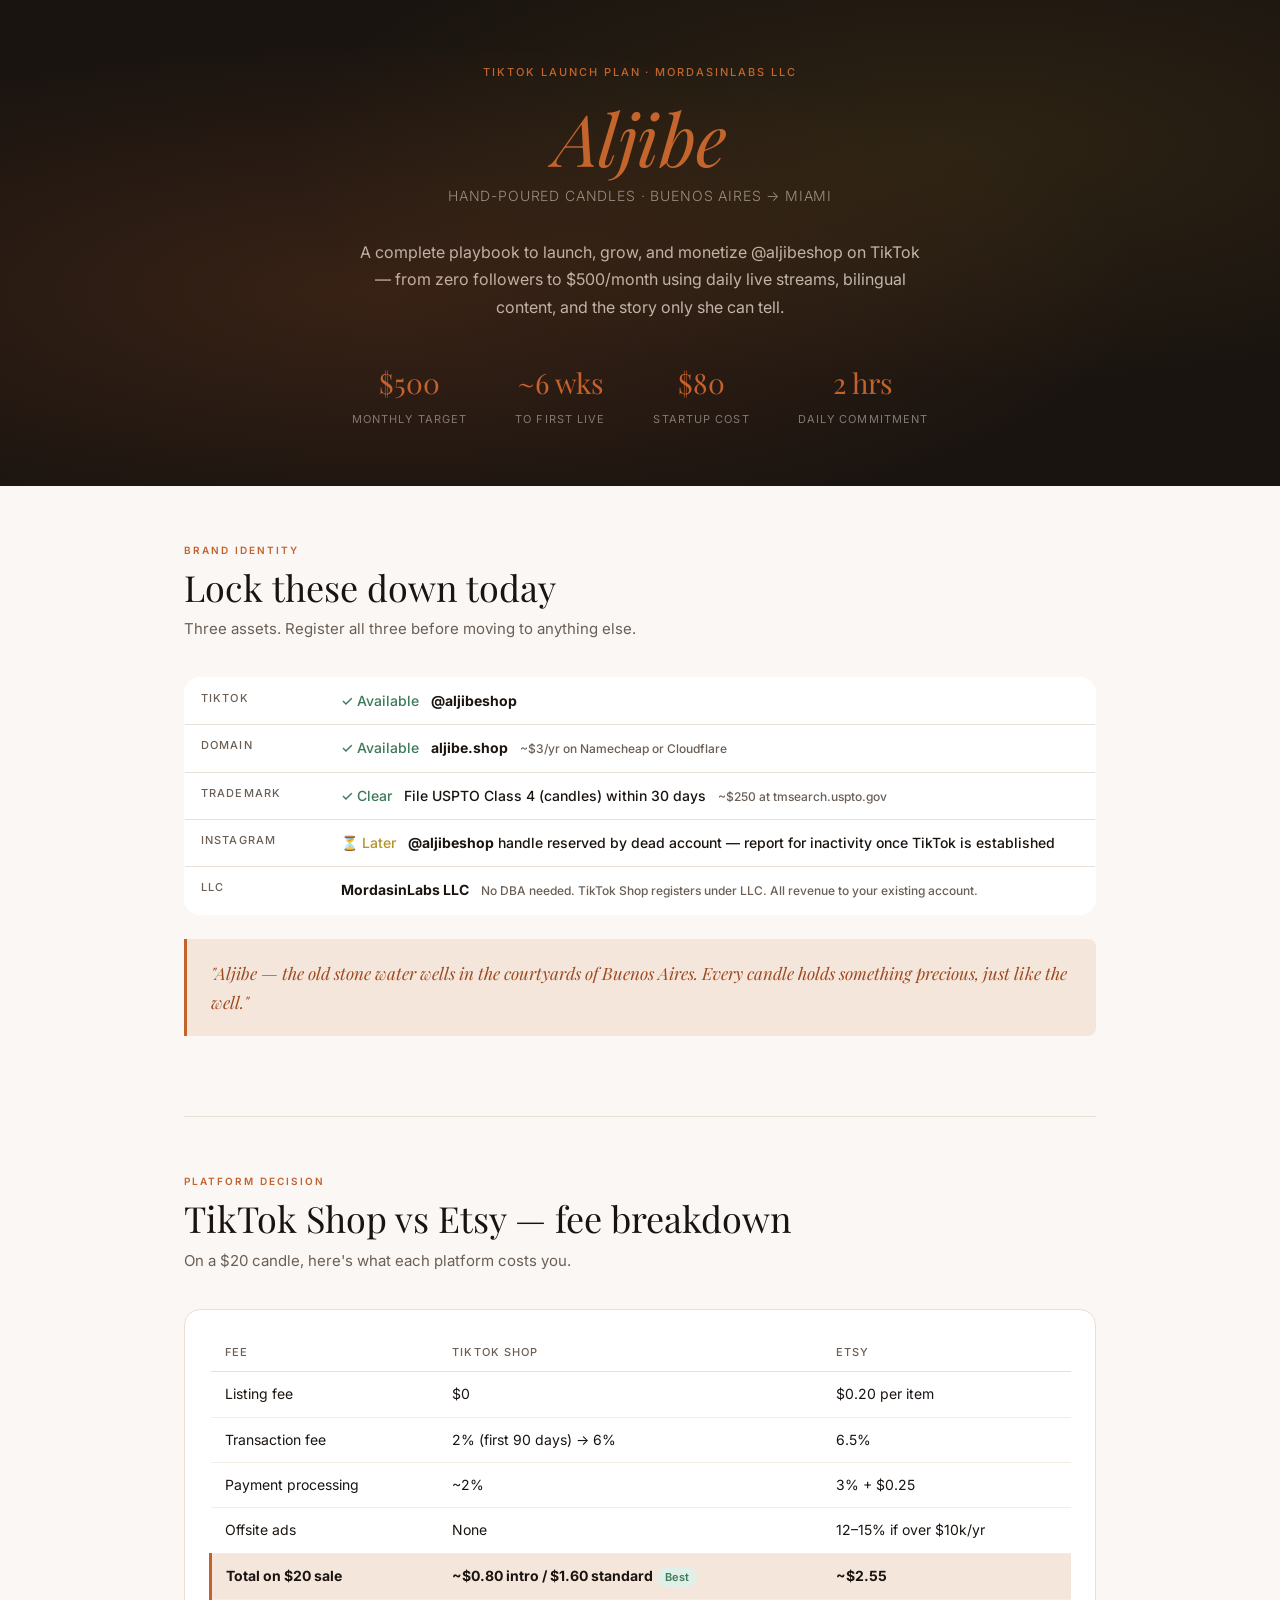
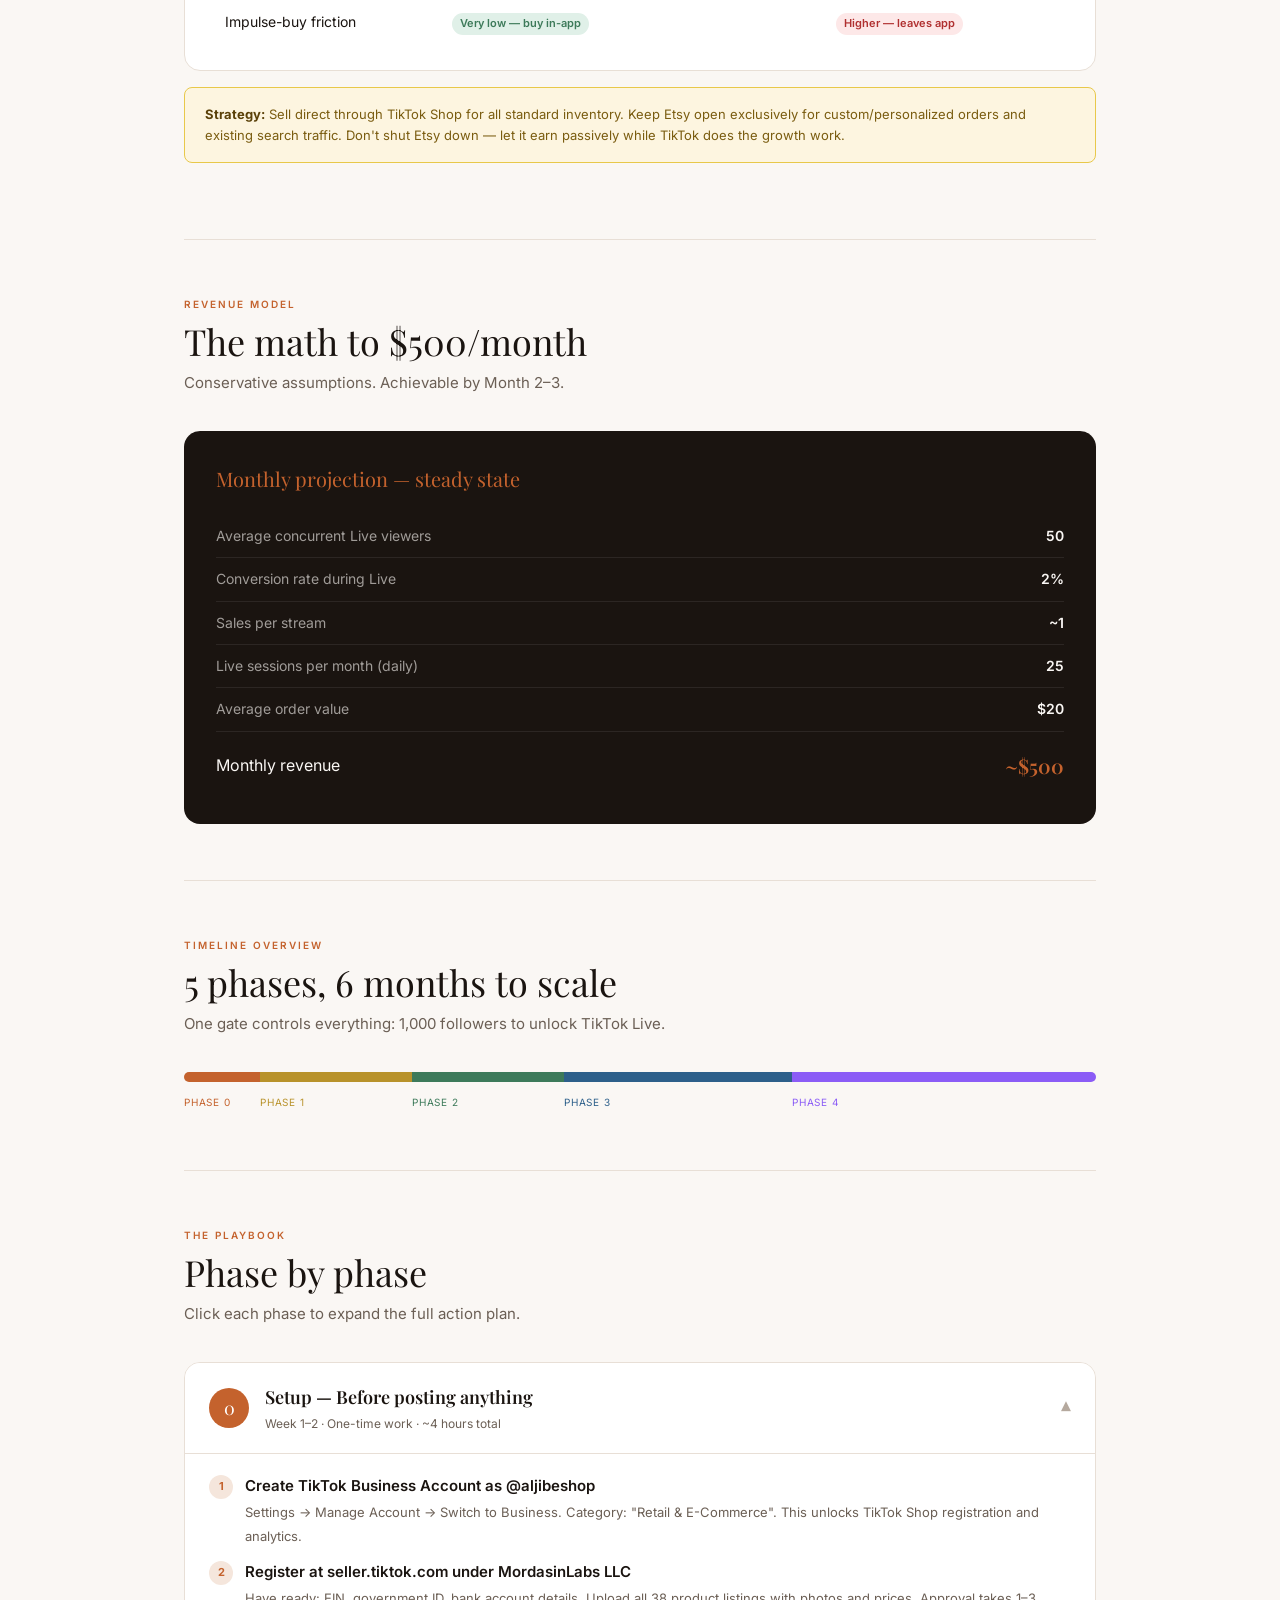
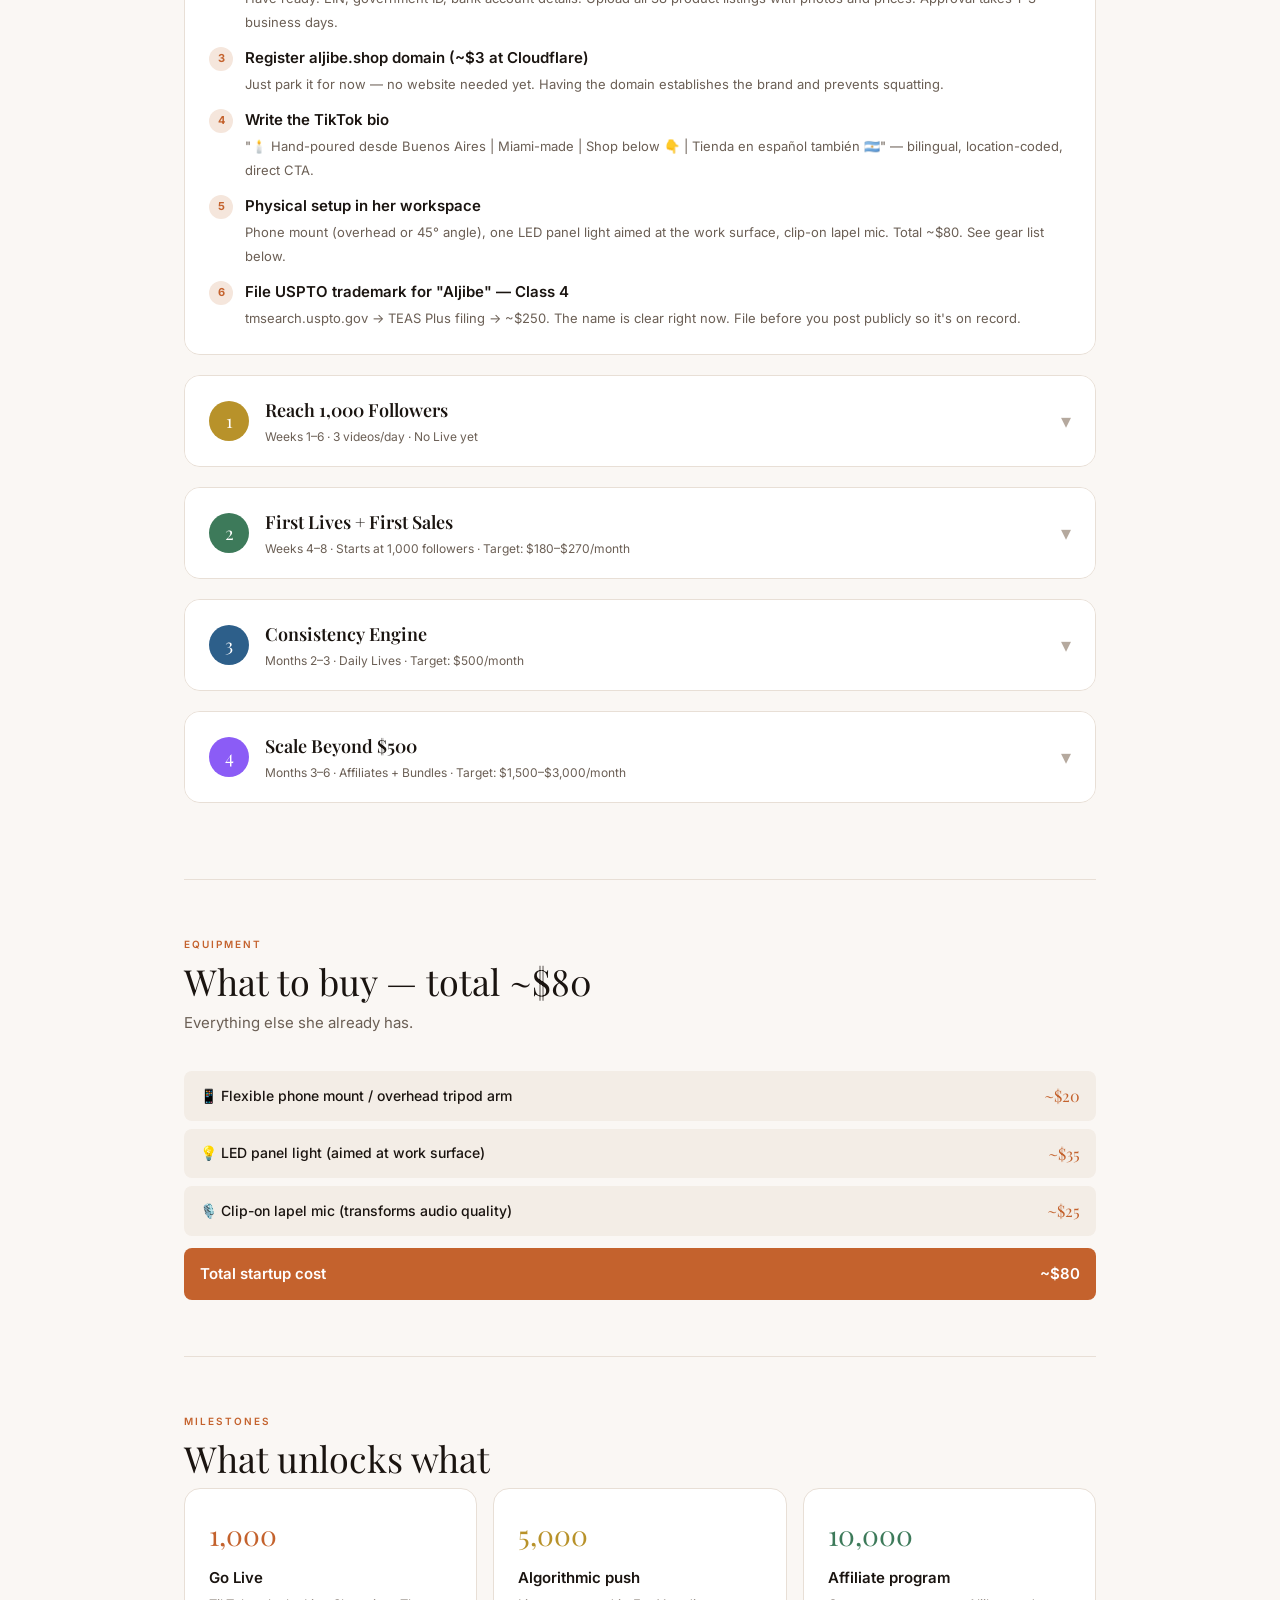
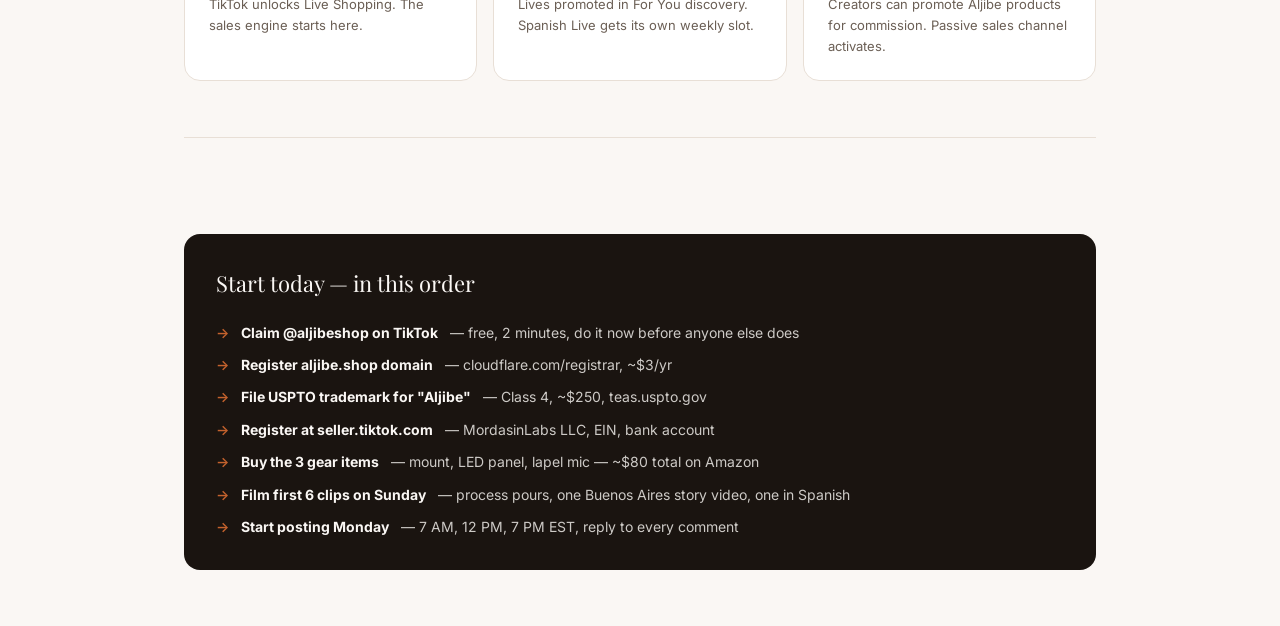
<file: aljibe/launch-plan.html>
<!DOCTYPE html>
<html lang="en">
<head>
  <meta charset="UTF-8" />
  <meta name="viewport" content="width=device-width, initial-scale=1.0" />
  <title>Aljibe — TikTok Launch Plan</title>
  <style>
    @import url('https://fonts.googleapis.com/css2?family=Playfair+Display:ital,wght@0,400;0,600;1,400&family=Inter:wght@300;400;500;600&display=swap');

    :root {
      --ink: #1a1410;
      --ink-muted: #6b5f55;
      --ink-faint: #b5a99e;
      --surface: #faf7f4;
      --surface-warm: #f3ede6;
      --surface-card: #ffffff;
      --border: #e8dfd6;
      --accent: #c4622d;
      --accent-light: #f5e6dc;
      --accent-dark: #9e4a1f;
      --gold: #b8922a;
      --gold-light: #f5edd6;
      --green: #3d7a5a;
      --green-light: #e0f0e8;
      --blue: #2d5f8a;
      --blue-light: #ddeaf5;
      --radius: 8px;
      --radius-lg: 16px;
    }

    * { box-sizing: border-box; margin: 0; padding: 0; }

    body {
      font-family: 'Inter', sans-serif;
      background: var(--surface);
      color: var(--ink);
      line-height: 1.6;
      font-size: 15px;
    }

    /* ── Header ── */
    .hero {
      background: var(--ink);
      color: var(--surface);
      padding: 64px 40px 56px;
      text-align: center;
      position: relative;
      overflow: hidden;
    }
    .hero::before {
      content: '';
      position: absolute;
      inset: 0;
      background: radial-gradient(ellipse at 30% 60%, rgba(196,98,45,0.18) 0%, transparent 60%),
                  radial-gradient(ellipse at 75% 30%, rgba(184,146,42,0.12) 0%, transparent 50%);
      pointer-events: none;
    }
    .hero-eyebrow {
      font-size: 11px;
      letter-spacing: 0.18em;
      text-transform: uppercase;
      color: var(--accent);
      margin-bottom: 16px;
      font-weight: 500;
    }
    .hero h1 {
      font-family: 'Playfair Display', Georgia, serif;
      font-size: clamp(42px, 6vw, 72px);
      font-weight: 400;
      letter-spacing: -0.01em;
      line-height: 1.1;
      margin-bottom: 8px;
    }
    .hero h1 em {
      font-style: italic;
      color: var(--accent);
    }
    .hero-sub {
      font-size: 14px;
      color: rgba(250,247,244,0.55);
      letter-spacing: 0.06em;
      margin-bottom: 32px;
      text-transform: uppercase;
      font-weight: 300;
    }
    .hero-desc {
      max-width: 560px;
      margin: 0 auto 40px;
      font-size: 16px;
      color: rgba(250,247,244,0.75);
      line-height: 1.7;
    }
    .hero-stats {
      display: flex;
      justify-content: center;
      gap: 48px;
      flex-wrap: wrap;
    }
    .hero-stat {
      text-align: center;
    }
    .hero-stat-num {
      font-family: 'Playfair Display', serif;
      font-size: 28px;
      color: var(--accent);
      display: block;
    }
    .hero-stat-label {
      font-size: 11px;
      color: rgba(250,247,244,0.45);
      text-transform: uppercase;
      letter-spacing: 0.1em;
    }

    /* ── Layout ── */
    .container {
      max-width: 960px;
      margin: 0 auto;
      padding: 0 24px;
    }

    /* ── Section headers ── */
    .section {
      padding: 56px 0;
      border-bottom: 1px solid var(--border);
    }
    .section:last-child { border-bottom: none; }

    .section-label {
      font-size: 10px;
      letter-spacing: 0.2em;
      text-transform: uppercase;
      color: var(--accent);
      font-weight: 600;
      margin-bottom: 8px;
    }
    .section-title {
      font-family: 'Playfair Display', serif;
      font-size: clamp(24px, 3vw, 36px);
      font-weight: 400;
      line-height: 1.2;
      margin-bottom: 8px;
    }
    .section-subtitle {
      color: var(--ink-muted);
      font-size: 15px;
      max-width: 620px;
      margin-bottom: 36px;
    }

    /* ── Cards ── */
    .card {
      background: var(--surface-card);
      border: 1px solid var(--border);
      border-radius: var(--radius-lg);
      padding: 24px;
    }
    .card-grid {
      display: grid;
      gap: 16px;
    }
    .card-grid-2 { grid-template-columns: repeat(auto-fit, minmax(280px, 1fr)); }
    .card-grid-3 { grid-template-columns: repeat(auto-fit, minmax(240px, 1fr)); }

    /* ── Fee table ── */
    .fee-table {
      width: 100%;
      border-collapse: collapse;
      font-size: 14px;
    }
    .fee-table th {
      text-align: left;
      padding: 10px 14px;
      font-size: 11px;
      letter-spacing: 0.1em;
      text-transform: uppercase;
      color: var(--ink-muted);
      border-bottom: 1px solid var(--border);
      font-weight: 500;
    }
    .fee-table td {
      padding: 11px 14px;
      border-bottom: 1px solid var(--surface-warm);
      vertical-align: top;
    }
    .fee-table tr:last-child td { border-bottom: none; }
    .fee-table .highlight td {
      background: var(--accent-light);
      font-weight: 500;
    }
    .fee-table .highlight td:first-child {
      border-left: 3px solid var(--accent);
    }
    .tag-green {
      display: inline-block;
      background: var(--green-light);
      color: var(--green);
      font-size: 11px;
      padding: 2px 8px;
      border-radius: 99px;
      font-weight: 600;
    }
    .tag-gold {
      display: inline-block;
      background: var(--gold-light);
      color: var(--gold);
      font-size: 11px;
      padding: 2px 8px;
      border-radius: 99px;
      font-weight: 600;
    }
    .tag-red {
      display: inline-block;
      background: #fde8e8;
      color: #b03030;
      font-size: 11px;
      padding: 2px 8px;
      border-radius: 99px;
      font-weight: 600;
    }

    /* ── Phase cards ── */
    .phase {
      border: 1px solid var(--border);
      border-radius: var(--radius-lg);
      overflow: hidden;
      margin-bottom: 20px;
    }
    .phase-header {
      display: flex;
      align-items: center;
      gap: 16px;
      padding: 20px 24px;
      background: var(--surface-card);
      cursor: pointer;
      user-select: none;
    }
    .phase-header:hover { background: var(--surface-warm); }
    .phase-num {
      width: 40px;
      height: 40px;
      border-radius: 50%;
      background: var(--accent);
      color: white;
      display: flex;
      align-items: center;
      justify-content: center;
      font-family: 'Playfair Display', serif;
      font-size: 18px;
      flex-shrink: 0;
    }
    .phase-num.gold { background: var(--gold); }
    .phase-num.green { background: var(--green); }
    .phase-num.blue { background: var(--blue); }
    .phase-title-block { flex: 1; }
    .phase-title {
      font-family: 'Playfair Display', serif;
      font-size: 18px;
      font-weight: 600;
    }
    .phase-meta {
      font-size: 12px;
      color: var(--ink-muted);
      margin-top: 2px;
    }
    .phase-toggle {
      color: var(--ink-faint);
      font-size: 20px;
      transition: transform 0.2s;
    }
    .phase.open .phase-toggle { transform: rotate(180deg); }
    .phase-body {
      display: none;
      padding: 0 24px 24px;
      background: var(--surface-card);
      border-top: 1px solid var(--border);
    }
    .phase.open .phase-body { display: block; }

    /* ── Step list ── */
    .step-list {
      list-style: none;
      display: flex;
      flex-direction: column;
      gap: 12px;
      margin-top: 20px;
    }
    .step-list li {
      display: flex;
      gap: 12px;
      align-items: flex-start;
    }
    .step-num {
      width: 24px;
      height: 24px;
      border-radius: 50%;
      background: var(--accent-light);
      color: var(--accent);
      font-size: 11px;
      font-weight: 700;
      display: flex;
      align-items: center;
      justify-content: center;
      flex-shrink: 0;
      margin-top: 1px;
    }
    .step-content strong { font-weight: 600; display: block; margin-bottom: 2px; }
    .step-content span { font-size: 13px; color: var(--ink-muted); }

    /* ── Content calendar ── */
    .content-grid {
      display: grid;
      grid-template-columns: repeat(auto-fit, minmax(200px, 1fr));
      gap: 12px;
      margin-top: 20px;
    }
    .content-card {
      background: var(--surface-warm);
      border: 1px solid var(--border);
      border-radius: var(--radius);
      padding: 16px;
    }
    .content-card-type {
      font-size: 10px;
      letter-spacing: 0.12em;
      text-transform: uppercase;
      color: var(--accent);
      font-weight: 600;
      margin-bottom: 6px;
    }
    .content-card-title {
      font-size: 14px;
      font-weight: 600;
      margin-bottom: 4px;
    }
    .content-card-desc {
      font-size: 12px;
      color: var(--ink-muted);
      line-height: 1.5;
    }

    /* ── Math block ── */
    .math-block {
      background: var(--ink);
      color: var(--surface);
      border-radius: var(--radius-lg);
      padding: 32px;
      margin-top: 32px;
    }
    .math-block-title {
      font-family: 'Playfair Display', serif;
      font-size: 20px;
      color: var(--accent);
      margin-bottom: 20px;
    }
    .math-row {
      display: flex;
      justify-content: space-between;
      align-items: center;
      padding: 10px 0;
      border-bottom: 1px solid rgba(250,247,244,0.08);
      font-size: 14px;
    }
    .math-row:last-child { border-bottom: none; }
    .math-row-label { color: rgba(250,247,244,0.6); }
    .math-row-value { font-weight: 600; }
    .math-row.total { margin-top: 8px; }
    .math-row.total .math-row-label { color: var(--surface); font-size: 16px; }
    .math-row.total .math-row-value { color: var(--accent); font-size: 20px; font-family: 'Playfair Display', serif; }

    /* ── Identity block ── */
    .identity-table {
      width: 100%;
      border-collapse: collapse;
      font-size: 14px;
      margin-top: 20px;
    }
    .identity-table td {
      padding: 12px 16px;
      border-bottom: 1px solid var(--border);
      vertical-align: top;
    }
    .identity-table tr:last-child td { border-bottom: none; }
    .identity-table td:first-child {
      font-size: 11px;
      text-transform: uppercase;
      letter-spacing: 0.1em;
      color: var(--ink-muted);
      font-weight: 500;
      width: 140px;
      white-space: nowrap;
    }
    .identity-table td:last-child { font-weight: 500; }
    .avail { color: var(--green); }
    .taken { color: #b03030; }

    /* ── Gear list ── */
    .gear-list {
      display: flex;
      flex-direction: column;
      gap: 8px;
      margin-top: 16px;
    }
    .gear-item {
      display: flex;
      justify-content: space-between;
      align-items: center;
      padding: 12px 16px;
      background: var(--surface-warm);
      border-radius: var(--radius);
      font-size: 14px;
    }
    .gear-item-name { font-weight: 500; }
    .gear-item-price {
      font-family: 'Playfair Display', serif;
      color: var(--accent);
      font-size: 16px;
    }
    .gear-total {
      display: flex;
      justify-content: space-between;
      padding: 14px 16px;
      background: var(--accent);
      color: white;
      border-radius: var(--radius);
      font-weight: 600;
      font-size: 15px;
      margin-top: 4px;
    }

    /* ── Timeline bar ── */
    .timeline {
      display: flex;
      gap: 0;
      margin: 32px 0 8px;
      border-radius: var(--radius);
      overflow: hidden;
      height: 10px;
    }
    .timeline-seg { flex: 1; }
    .timeline-seg.p0 { background: var(--accent); }
    .timeline-seg.p1 { background: var(--gold); }
    .timeline-seg.p2 { background: var(--green); }
    .timeline-seg.p3 { background: var(--blue); }
    .timeline-seg.p4 { background: #8b5cf6; }
    .timeline-labels {
      display: flex;
      gap: 0;
      font-size: 10px;
      color: var(--ink-muted);
      text-transform: uppercase;
      letter-spacing: 0.08em;
    }
    .timeline-label { flex: 1; padding: 4px 0; }

    /* ── Story block ── */
    .story-block {
      background: var(--accent-light);
      border-left: 3px solid var(--accent);
      border-radius: 0 var(--radius) var(--radius) 0;
      padding: 20px 24px;
      font-family: 'Playfair Display', serif;
      font-style: italic;
      font-size: 17px;
      line-height: 1.7;
      color: var(--accent-dark);
      margin: 24px 0;
    }

    /* ── Warning box ── */
    .warning-box {
      background: #fdf5e0;
      border: 1px solid #e8c84a;
      border-radius: var(--radius);
      padding: 16px 20px;
      font-size: 13px;
      color: #7a5c10;
      margin: 20px 0;
    }
    .warning-box strong { color: #5a4008; }

    /* ── Action block ── */
    .action-block {
      background: var(--ink);
      color: var(--surface);
      border-radius: var(--radius-lg);
      padding: 32px;
      margin-top: 40px;
    }
    .action-title {
      font-family: 'Playfair Display', serif;
      font-size: 22px;
      margin-bottom: 20px;
    }
    .action-list {
      list-style: none;
      display: flex;
      flex-direction: column;
      gap: 10px;
    }
    .action-list li {
      display: flex;
      gap: 12px;
      font-size: 14px;
      color: rgba(250,247,244,0.8);
    }
    .action-list li::before {
      content: '→';
      color: var(--accent);
      flex-shrink: 0;
      font-weight: 600;
    }
    .action-list strong { color: var(--surface); }

    /* ── Print ── */
    @media print {
      .phase-body { display: block !important; }
      .phase-toggle { display: none; }
    }

    @media (max-width: 600px) {
      .hero { padding: 48px 20px 40px; }
      .hero-stats { gap: 28px; }
      .container { padding: 0 16px; }
      .section { padding: 40px 0; }
    }
  </style>
</head>
<body>

<!-- Hero -->
<div class="hero">
  <div class="hero-eyebrow">TikTok Launch Plan · MordasinLabs LLC</div>
  <h1><em>Aljibe</em></h1>
  <div class="hero-sub">Hand-poured candles · Buenos Aires → Miami</div>
  <p class="hero-desc">
    A complete playbook to launch, grow, and monetize @aljibeshop on TikTok —
    from zero followers to $500/month using daily live streams, bilingual content,
    and the story only she can tell.
  </p>
  <div class="hero-stats">
    <div class="hero-stat">
      <span class="hero-stat-num">$500</span>
      <span class="hero-stat-label">Monthly target</span>
    </div>
    <div class="hero-stat">
      <span class="hero-stat-num">~6 wks</span>
      <span class="hero-stat-label">To first Live</span>
    </div>
    <div class="hero-stat">
      <span class="hero-stat-num">$80</span>
      <span class="hero-stat-label">Startup cost</span>
    </div>
    <div class="hero-stat">
      <span class="hero-stat-num">2 hrs</span>
      <span class="hero-stat-label">Daily commitment</span>
    </div>
  </div>
</div>

<div class="container">

  <!-- Brand Identity -->
  <div class="section">
    <div class="section-label">Brand Identity</div>
    <h2 class="section-title">Lock these down today</h2>
    <p class="section-subtitle">Three assets. Register all three before moving to anything else.</p>

    <table class="identity-table" style="background:white;border:1px solid var(--border);border-radius:var(--radius-lg);overflow:hidden;">
      <tr>
        <td>TikTok</td>
        <td><span class="avail">✓ Available</span> &nbsp; <strong>@aljibeshop</strong></td>
      </tr>
      <tr>
        <td>Domain</td>
        <td><span class="avail">✓ Available</span> &nbsp; <strong>aljibe.shop</strong> &nbsp; <span style="color:var(--ink-muted);font-size:12px;">~$3/yr on Namecheap or Cloudflare</span></td>
      </tr>
      <tr>
        <td>Trademark</td>
        <td><span class="avail">✓ Clear</span> &nbsp; File USPTO Class 4 (candles) within 30 days &nbsp; <span style="color:var(--ink-muted);font-size:12px;">~$250 at tmsearch.uspto.gov</span></td>
      </tr>
      <tr>
        <td>Instagram</td>
        <td><span style="color:var(--gold);">⏳ Later</span> &nbsp; <strong>@aljibeshop</strong> handle reserved by dead account — report for inactivity once TikTok is established</td>
      </tr>
      <tr>
        <td>LLC</td>
        <td><strong>MordasinLabs LLC</strong> &nbsp; <span style="color:var(--ink-muted);font-size:12px;">No DBA needed. TikTok Shop registers under LLC. All revenue to your existing account.</span></td>
      </tr>
    </table>

    <div class="story-block">
      "Aljibe — the old stone water wells in the courtyards of Buenos Aires.
      Every candle holds something precious, just like the well."
    </div>
  </div>

  <!-- Fee Comparison -->
  <div class="section">
    <div class="section-label">Platform Decision</div>
    <h2 class="section-title">TikTok Shop vs Etsy — fee breakdown</h2>
    <p class="section-subtitle">On a $20 candle, here's what each platform costs you.</p>

    <div class="card">
      <table class="fee-table">
        <thead>
          <tr>
            <th>Fee</th>
            <th>TikTok Shop</th>
            <th>Etsy</th>
          </tr>
        </thead>
        <tbody>
          <tr>
            <td>Listing fee</td>
            <td>$0</td>
            <td>$0.20 per item</td>
          </tr>
          <tr>
            <td>Transaction fee</td>
            <td>2% (first 90 days) → 6%</td>
            <td>6.5%</td>
          </tr>
          <tr>
            <td>Payment processing</td>
            <td>~2%</td>
            <td>3% + $0.25</td>
          </tr>
          <tr>
            <td>Offsite ads</td>
            <td>None</td>
            <td>12–15% if over $10k/yr</td>
          </tr>
          <tr class="highlight">
            <td><strong>Total on $20 sale</strong></td>
            <td><strong>~$0.80 intro / $1.60 standard</strong> <span class="tag-green">Best</span></td>
            <td><strong>~$2.55</strong></td>
          </tr>
          <tr>
            <td>Impulse-buy friction</td>
            <td><span class="tag-green">Very low — buy in-app</span></td>
            <td><span class="tag-red">Higher — leaves app</span></td>
          </tr>
        </tbody>
      </table>
    </div>

    <div class="warning-box" style="margin-top:16px;">
      <strong>Strategy:</strong> Sell direct through TikTok Shop for all standard inventory.
      Keep Etsy open exclusively for custom/personalized orders and existing search traffic.
      Don't shut Etsy down — let it earn passively while TikTok does the growth work.
    </div>
  </div>

  <!-- The Math -->
  <div class="section">
    <div class="section-label">Revenue Model</div>
    <h2 class="section-title">The math to $500/month</h2>
    <p class="section-subtitle">Conservative assumptions. Achievable by Month 2–3.</p>

    <div class="math-block">
      <div class="math-block-title">Monthly projection — steady state</div>
      <div class="math-row">
        <span class="math-row-label">Average concurrent Live viewers</span>
        <span class="math-row-value">50</span>
      </div>
      <div class="math-row">
        <span class="math-row-label">Conversion rate during Live</span>
        <span class="math-row-value">2%</span>
      </div>
      <div class="math-row">
        <span class="math-row-label">Sales per stream</span>
        <span class="math-row-value">~1</span>
      </div>
      <div class="math-row">
        <span class="math-row-label">Live sessions per month (daily)</span>
        <span class="math-row-value">25</span>
      </div>
      <div class="math-row">
        <span class="math-row-label">Average order value</span>
        <span class="math-row-value">$20</span>
      </div>
      <div class="math-row total">
        <span class="math-row-label">Monthly revenue</span>
        <span class="math-row-value">~$500</span>
      </div>
    </div>
  </div>

  <!-- Timeline -->
  <div class="section">
    <div class="section-label">Timeline Overview</div>
    <h2 class="section-title">5 phases, 6 months to scale</h2>
    <p class="section-subtitle">One gate controls everything: 1,000 followers to unlock TikTok Live.</p>

    <div class="timeline">
      <div class="timeline-seg p0"></div>
      <div class="timeline-seg p1"></div>
      <div class="timeline-seg p1"></div>
      <div class="timeline-seg p2"></div>
      <div class="timeline-seg p2"></div>
      <div class="timeline-seg p3"></div>
      <div class="timeline-seg p3"></div>
      <div class="timeline-seg p3"></div>
      <div class="timeline-seg p4"></div>
      <div class="timeline-seg p4"></div>
      <div class="timeline-seg p4"></div>
      <div class="timeline-seg p4"></div>
    </div>
    <div class="timeline-labels">
      <div class="timeline-label" style="color:var(--accent);">Phase 0</div>
      <div class="timeline-label" style="flex:2;color:var(--gold);">Phase 1</div>
      <div class="timeline-label" style="flex:2;color:var(--green);">Phase 2</div>
      <div class="timeline-label" style="flex:3;color:var(--blue);">Phase 3</div>
      <div class="timeline-label" style="flex:4;color:#8b5cf6;">Phase 4</div>
    </div>
  </div>

  <!-- Phases -->
  <div class="section">
    <div class="section-label">The Playbook</div>
    <h2 class="section-title">Phase by phase</h2>
    <p class="section-subtitle">Click each phase to expand the full action plan.</p>

    <!-- Phase 0 -->
    <div class="phase open" onclick="togglePhase(this)">
      <div class="phase-header">
        <div class="phase-num">0</div>
        <div class="phase-title-block">
          <div class="phase-title">Setup — Before posting anything</div>
          <div class="phase-meta">Week 1–2 · One-time work · ~4 hours total</div>
        </div>
        <div class="phase-toggle">▾</div>
      </div>
      <div class="phase-body">
        <ul class="step-list">
          <li>
            <div class="step-num">1</div>
            <div class="step-content">
              <strong>Create TikTok Business Account as @aljibeshop</strong>
              <span>Settings → Manage Account → Switch to Business. Category: "Retail & E-Commerce". This unlocks TikTok Shop registration and analytics.</span>
            </div>
          </li>
          <li>
            <div class="step-num">2</div>
            <div class="step-content">
              <strong>Register at seller.tiktok.com under MordasinLabs LLC</strong>
              <span>Have ready: EIN, government ID, bank account details. Upload all 38 product listings with photos and prices. Approval takes 1–3 business days.</span>
            </div>
          </li>
          <li>
            <div class="step-num">3</div>
            <div class="step-content">
              <strong>Register aljibe.shop domain (~$3 at Cloudflare)</strong>
              <span>Just park it for now — no website needed yet. Having the domain establishes the brand and prevents squatting.</span>
            </div>
          </li>
          <li>
            <div class="step-num">4</div>
            <div class="step-content">
              <strong>Write the TikTok bio</strong>
              <span>"🕯️ Hand-poured desde Buenos Aires | Miami-made | Shop below 👇 | Tienda en español también 🇦🇷" — bilingual, location-coded, direct CTA.</span>
            </div>
          </li>
          <li>
            <div class="step-num">5</div>
            <div class="step-content">
              <strong>Physical setup in her workspace</strong>
              <span>Phone mount (overhead or 45° angle), one LED panel light aimed at the work surface, clip-on lapel mic. Total ~$80. See gear list below.</span>
            </div>
          </li>
          <li>
            <div class="step-num">6</div>
            <div class="step-content">
              <strong>File USPTO trademark for "Aljibe" — Class 4</strong>
              <span>tmsearch.uspto.gov → TEAS Plus filing → ~$250. The name is clear right now. File before you post publicly so it's on record.</span>
            </div>
          </li>
        </ul>
      </div>
    </div>

    <!-- Phase 1 -->
    <div class="phase" onclick="togglePhase(this)">
      <div class="phase-header">
        <div class="phase-num gold">1</div>
        <div class="phase-title-block">
          <div class="phase-title">Reach 1,000 Followers</div>
          <div class="phase-meta">Weeks 1–6 · 3 videos/day · No Live yet</div>
        </div>
        <div class="phase-toggle">▾</div>
      </div>
      <div class="phase-body">
        <p style="margin-top:16px;color:var(--ink-muted);font-size:14px;">This is the only gate. 1,000 followers = TikTok Live unlocked. Everything else waits here.</p>

        <ul class="step-list">
          <li>
            <div class="step-num">1</div>
            <div class="step-content">
              <strong>Post 3 videos per day — batch-filmed on Sundays</strong>
              <span>30 minutes of filming on Sunday = 6–8 clips ready for 2–3 days of posting. Reduces daily friction dramatically.</span>
            </div>
          </li>
          <li>
            <div class="step-num">2</div>
            <div class="step-content">
              <strong>Post times for Hallandale Beach EST</strong>
              <span>7 AM, 12 PM, 7 PM daily. These are peak FYP scroll windows for the US audience. Consistency matters more than perfection.</span>
            </div>
          </li>
          <li>
            <div class="step-num">3</div>
            <div class="step-content">
              <strong>Reply to every single comment for the first 30 days</strong>
              <span>TikTok's algorithm heavily rewards comment engagement. Every reply extends reach. This is the highest-ROI action in Phase 1.</span>
            </div>
          </li>
          <li>
            <div class="step-num">4</div>
            <div class="step-content">
              <strong>Hashtag formula per video</strong>
              <span>#handpouredcandles #candlemaking #soywaxcandles + #velaartesanal #velasmexicanas + 1 trending sound hashtag. Never more than 5 total.</span>
            </div>
          </li>
          <li>
            <div class="step-num">5</div>
            <div class="step-content">
              <strong>Duet or stitch 2 candle/home décor accounts per week</strong>
              <span>Borrows their audience. Comment "This scent reminds me of the courtyards in Buenos Aires 🇦🇷" — seeds the Aljibe story organically.</span>
            </div>
          </li>
        </ul>

        <div style="margin-top:24px;">
          <div class="section-label" style="margin-bottom:12px;">Content formula — 5 video types, rotate daily</div>
          <div class="content-grid">
            <div class="content-card">
              <div class="content-card-type">Process ASMR</div>
              <div class="content-card-title">The pour shot</div>
              <div class="content-card-desc">Overhead, hands only, trending audio. No talking needed. Wax pouring into mold. These get shared the most.</div>
            </div>
            <div class="content-card">
              <div class="content-card-type">Educational</div>
              <div class="content-card-title">"Did you know…"</div>
              <div class="content-card-desc">"Did you know soy wax burns 50% longer than paraffin?" Saves and follows come from teaching. Builds trust before a sale.</div>
            </div>
            <div class="content-card">
              <div class="content-card-type">Transformation</div>
              <div class="content-card-title">Before → After reveal</div>
              <div class="content-card-desc">Raw wax → finished candle lit and glowing. Transformation videos get the highest completion rate = algorithmic boost.</div>
            </div>
            <div class="content-card">
              <div class="content-card-type">Story</div>
              <div class="content-card-title">Buenos Aires memory</div>
              <div class="content-card-desc">"The first scent I ever made reminded me of my abuela's kitchen in Buenos Aires…" Comments flood in. Every comment = reach.</div>
            </div>
            <div class="content-card">
              <div class="content-card-type">Spanish</div>
              <div class="content-card-title">Same video, en español</div>
              <div class="content-card-desc">Re-record any video in Spanish. Hits a completely different FYP algorithm. Spanish candle content is massively underserved — she owns this lane.</div>
            </div>
          </div>
        </div>
      </div>
    </div>

    <!-- Phase 2 -->
    <div class="phase" onclick="togglePhase(this)">
      <div class="phase-header">
        <div class="phase-num green">2</div>
        <div class="phase-title-block">
          <div class="phase-title">First Lives + First Sales</div>
          <div class="phase-meta">Weeks 4–8 · Starts at 1,000 followers · Target: $180–$270/month</div>
        </div>
        <div class="phase-toggle">▾</div>
      </div>
      <div class="phase-body">
        <ul class="step-list" style="margin-top:16px;">
          <li>
            <div class="step-num">1</div>
            <div class="step-content">
              <strong>Start with 3 Lives per week, 90 minutes each</strong>
              <span>Tuesday, Thursday, Saturday at 7 PM EST. Prime impulse-buy time. Ramp to daily once comfortable.</span>
            </div>
          </li>
          <li>
            <div class="step-num">2</div>
            <div class="step-content">
              <strong>The "Pour With Me" format — no script needed</strong>
              <span>Set up workspace, go Live, make candles while talking. Narrate the process: wax temperature, why this scent, what occasion it's for. Pin top 2–3 products to the Live Shopping cart.</span>
            </div>
          </li>
          <li>
            <div class="step-num">3</div>
            <div class="step-content">
              <strong>One Live-exclusive deal every session</strong>
              <span>"Anyone watching right now gets free shipping on orders over $30." FOMO is the most effective conversion lever during a Live. Never offer the same deal twice in a row.</span>
            </div>
          </li>
          <li>
            <div class="step-num">4</div>
            <div class="step-content">
              <strong>Alternate English and Spanish Lives</strong>
              <span>English Live Tuesday, Spanish Live Thursday ("¡Hola familia! Hoy hacemos velas de vainilla y coco…"). This double-dips the algorithm and taps an underserved audience.</span>
            </div>
          </li>
          <li>
            <div class="step-num">5</div>
            <div class="step-content">
              <strong>Tease every Live 2 hours before in a short video</strong>
              <span>"Going Live tonight at 7 PM EST — making the Buenos Aires collection 🕯️🇦🇷 — exclusive deal for anyone who joins." This primes viewers and boosts peak concurrent count.</span>
            </div>
          </li>
        </ul>
      </div>
    </div>

    <!-- Phase 3 -->
    <div class="phase" onclick="togglePhase(this)">
      <div class="phase-header">
        <div class="phase-num blue">3</div>
        <div class="phase-title-block">
          <div class="phase-title">Consistency Engine</div>
          <div class="phase-meta">Months 2–3 · Daily Lives · Target: $500/month</div>
        </div>
        <div class="phase-toggle">▾</div>
      </div>
      <div class="phase-body">
        <ul class="step-list" style="margin-top:16px;">
          <li>
            <div class="step-num">1</div>
            <div class="step-content">
              <strong>Systematize content batching</strong>
              <span>Sunday = film day. 30 min captures enough clips for the full week of short-form. Lives do the selling. Short videos keep the follower funnel flowing.</span>
            </div>
          </li>
          <li>
            <div class="step-num">2</div>
            <div class="step-content">
              <strong>Introduce seasonal/limited drops during Lives</strong>
              <span>"I only made 20 of this scent — once they're gone, they're gone." Scarcity during a Live is the single most effective conversion lever. Tie to holidays: Día de los Muertos, Navidad, Valentine's, Mother's Day.</span>
            </div>
          </li>
          <li>
            <div class="step-num">3</div>
            <div class="step-content">
              <strong>Cross-promote Etsy for custom orders only</strong>
              <span>During Lives: "For personalized labels or custom scents for weddings, visit my Etsy — link in bio." Keeps both channels earning without cannibalizing each other.</span>
            </div>
          </li>
          <li>
            <div class="step-num">4</div>
            <div class="step-content">
              <strong>Track weekly: peak concurrent viewers, sales per Live, AOV</strong>
              <span>TikTok's LIVE analytics show PCV and GMV per session. Aim for 50+ PCV as baseline. 200+ means breakout. Adjust stream time if numbers are low.</span>
            </div>
          </li>
        </ul>
      </div>
    </div>

    <!-- Phase 4 -->
    <div class="phase" onclick="togglePhase(this)">
      <div class="phase-header">
        <div class="phase-num" style="background:#8b5cf6;">4</div>
        <div class="phase-title-block">
          <div class="phase-title">Scale Beyond $500</div>
          <div class="phase-meta">Months 3–6 · Affiliates + Bundles · Target: $1,500–$3,000/month</div>
        </div>
        <div class="phase-toggle">▾</div>
      </div>
      <div class="phase-body">
        <ul class="step-list" style="margin-top:16px;">
          <li>
            <div class="step-num">1</div>
            <div class="step-content">
              <strong>Open TikTok Shop Affiliate Marketplace</strong>
              <span>Other TikTokers promote Aljibe products for 10–15% commission. Zero upfront cost — only pay on sales. One video from a 50K creator can generate $500–$2,000 in a day.</span>
            </div>
          </li>
          <li>
            <div class="step-num">2</div>
            <div class="step-content">
              <strong>Create Live-exclusive bundles</strong>
              <span>"The Buenos Aires Set" — 3 candles + matchbox + gift wrap, $55. Higher AOV means fewer sales needed to hit revenue targets. Bundles don't exist on Etsy.</span>
            </div>
          </li>
          <li>
            <div class="step-num">3</div>
            <div class="step-content">
              <strong>Dedicated weekly Spanish Live</strong>
              <span>At 5,000+ followers, promote a dedicated weekly Spanish Live. Collaborate with other Latina makers — jewelry, bath & body, art — for joint Lives. Cross-audience exposure with no ad spend.</span>
            </div>
          </li>
          <li>
            <div class="step-num">4</div>
            <div class="step-content">
              <strong>Request @aljibeshop on Instagram</strong>
              <span>Once established on TikTok, report the dead Instagram account for inactivity via Instagram's trademark/impersonation claim flow. High success rate for clear inactive accounts.</span>
            </div>
          </li>
        </ul>
      </div>
    </div>
  </div>

  <!-- Gear -->
  <div class="section">
    <div class="section-label">Equipment</div>
    <h2 class="section-title">What to buy — total ~$80</h2>
    <p class="section-subtitle">Everything else she already has.</p>

    <div class="gear-list">
      <div class="gear-item">
        <span class="gear-item-name">📱 Flexible phone mount / overhead tripod arm</span>
        <span class="gear-item-price">~$20</span>
      </div>
      <div class="gear-item">
        <span class="gear-item-name">💡 LED panel light (aimed at work surface)</span>
        <span class="gear-item-price">~$35</span>
      </div>
      <div class="gear-item">
        <span class="gear-item-name">🎙️ Clip-on lapel mic (transforms audio quality)</span>
        <span class="gear-item-price">~$25</span>
      </div>
      <div class="gear-total">
        <span>Total startup cost</span>
        <span>~$80</span>
      </div>
    </div>
  </div>

  <!-- Key Milestones -->
  <div class="section">
    <div class="section-label">Milestones</div>
    <h2 class="section-title">What unlocks what</h2>

    <div class="card-grid card-grid-3">
      <div class="card">
        <div style="font-family:'Playfair Display',serif;font-size:28px;color:var(--accent);margin-bottom:8px;">1,000</div>
        <div style="font-weight:600;margin-bottom:4px;">Go Live</div>
        <div style="font-size:13px;color:var(--ink-muted);">TikTok unlocks Live Shopping. The sales engine starts here.</div>
      </div>
      <div class="card">
        <div style="font-family:'Playfair Display',serif;font-size:28px;color:var(--gold);margin-bottom:8px;">5,000</div>
        <div style="font-weight:600;margin-bottom:4px;">Algorithmic push</div>
        <div style="font-size:13px;color:var(--ink-muted);">Lives promoted in For You discovery. Spanish Live gets its own weekly slot.</div>
      </div>
      <div class="card">
        <div style="font-family:'Playfair Display',serif;font-size:28px;color:var(--green);margin-bottom:8px;">10,000</div>
        <div style="font-weight:600;margin-bottom:4px;">Affiliate program</div>
        <div style="font-size:13px;color:var(--ink-muted);">Creators can promote Aljibe products for commission. Passive sales channel activates.</div>
      </div>
    </div>
  </div>

  <!-- Action block -->
  <div class="section" style="border-bottom:none;">
    <div class="action-block">
      <div class="action-title">Start today — in this order</div>
      <ul class="action-list">
        <li><strong>Claim @aljibeshop on TikTok</strong> — free, 2 minutes, do it now before anyone else does</li>
        <li><strong>Register aljibe.shop domain</strong> — cloudflare.com/registrar, ~$3/yr</li>
        <li><strong>File USPTO trademark for "Aljibe"</strong> — Class 4, ~$250, teas.uspto.gov</li>
        <li><strong>Register at seller.tiktok.com</strong> — MordasinLabs LLC, EIN, bank account</li>
        <li><strong>Buy the 3 gear items</strong> — mount, LED panel, lapel mic — ~$80 total on Amazon</li>
        <li><strong>Film first 6 clips on Sunday</strong> — process pours, one Buenos Aires story video, one in Spanish</li>
        <li><strong>Start posting Monday</strong> — 7 AM, 12 PM, 7 PM EST, reply to every comment</li>
      </ul>
    </div>
  </div>

</div>

<script>
  function togglePhase(el) {
    el.classList.toggle('open');
  }
</script>

</body>
</html>
</file>
<file: app/css/style.css>
/* ══════════════════════════════════════════════
   Manager Portal — Datadog-Inspired Dark Theme
   ══════════════════════════════════════════════ */

:root {
  --bg: #0e0e1a;
  --bg-alt: #12122a;
  --surface: #1a1a35;
  --surface-2: #222248;
  --surface-3: #2a2a55;
  --border: #333366;
  --border-light: #44447a;
  --text: #e8e8f0;
  --text-muted: #8888aa;
  --text-dim: #666688;

  --purple: #7b4dff;
  --purple-dark: #5a2dcc;
  --purple-light: #a77dff;
  --purple-bg: rgba(123, 77, 255, 0.12);
  --blue: #4fc3f7;
  --blue-bg: rgba(79, 195, 247, 0.12);
  --green: #66bb6a;
  --green-bg: rgba(102, 187, 106, 0.12);
  --yellow: #ffd54f;
  --yellow-bg: rgba(255, 213, 79, 0.12);
  --red: #ef5350;
  --red-bg: rgba(239, 83, 80, 0.12);
  --orange: #ff9800;
  --orange-bg: rgba(255, 152, 0, 0.12);

  --gradient: linear-gradient(135deg, #632ca6, #7b4dff);
  --gradient-hover: linear-gradient(135deg, #7b4dff, #a77dff);

  --sidebar-w: 260px;
  --sidebar-collapsed: 64px;
  --topbar-h: 0px;
  --radius: 10px;
  --radius-sm: 6px;
  --radius-lg: 16px;
  --shadow: 0 2px 12px rgba(0,0,0,0.3);
  --shadow-lg: 0 8px 32px rgba(0,0,0,0.4);
  --transition: 0.2s ease;
}

/* ── Reset ── */
*, *::before, *::after { margin: 0; padding: 0; box-sizing: border-box; }
html { font-size: 15px; }
body {
  font-family: -apple-system, BlinkMacSystemFont, 'Segoe UI', 'Inter', Roboto, sans-serif;
  background: var(--bg);
  color: var(--text);
  line-height: 1.5;
  overflow-x: hidden;
  min-height: 100vh;
}

a { color: var(--purple-light); text-decoration: none; }
a:hover { text-decoration: underline; }

/* ── Scrollbars ── */
::-webkit-scrollbar { width: 6px; height: 6px; }
::-webkit-scrollbar-track { background: transparent; }
::-webkit-scrollbar-thumb { background: var(--border); border-radius: 3px; }
::-webkit-scrollbar-thumb:hover { background: var(--border-light); }

/* ── Layout ── */
.app-layout { display: flex; min-height: 100vh; }

/* ── Sidebar ── */
.sidebar {
  width: var(--sidebar-w);
  background: var(--surface);
  border-right: 1px solid var(--border);
  display: flex;
  flex-direction: column;
  position: fixed;
  top: 0; left: 0; bottom: 0;
  z-index: 50;
  transition: width var(--transition);
  overflow-y: auto;
  overflow-x: hidden;
}

.sidebar-logo {
  padding: 20px 20px 16px;
  border-bottom: 1px solid var(--border);
  display: flex;
  align-items: center;
  gap: 12px;
  flex-shrink: 0;
}

.sidebar-logo .logo-icon {
  width: 36px; height: 36px;
  background: var(--gradient);
  border-radius: 8px;
  display: flex; align-items: center; justify-content: center;
  font-size: 1.2rem;
  flex-shrink: 0;
}

.sidebar-logo .logo-text {
  font-weight: 700;
  font-size: 1.1rem;
  white-space: nowrap;
}

.sidebar-logo .logo-sub {
  font-size: 0.7rem;
  color: var(--text-muted);
  white-space: nowrap;
}

.sidebar-nav { padding: 12px 0; flex: 1; }

.nav-section-title {
  padding: 16px 20px 6px;
  font-size: 0.65rem;
  font-weight: 700;
  text-transform: uppercase;
  letter-spacing: 1.5px;
  color: var(--text-dim);
  white-space: nowrap;
}

.nav-item {
  display: flex;
  align-items: center;
  gap: 12px;
  padding: 10px 20px;
  color: var(--text-muted);
  cursor: pointer;
  transition: all var(--transition);
  border-left: 3px solid transparent;
  white-space: nowrap;
  font-size: 0.9rem;
}

.nav-item:hover {
  background: var(--purple-bg);
  color: var(--text);
}

.nav-item.active {
  background: var(--purple-bg);
  color: var(--purple-light);
  border-left-color: var(--purple);
  font-weight: 600;
}

.nav-item .nav-icon { width: 20px; text-align: center; flex-shrink: 0; font-size: 1rem; }
.nav-item .nav-label { flex: 1; }
.nav-item .nav-badge {
  background: var(--purple);
  color: #fff;
  font-size: 0.65rem;
  padding: 1px 7px;
  border-radius: 10px;
  font-weight: 700;
}

/* ── Main Content ── */
.main-content {
  flex: 1;
  margin-left: var(--sidebar-w);
  padding: 28px 32px;
  min-height: 100vh;
  transition: margin-left var(--transition);
}

.page-header {
  display: flex;
  justify-content: space-between;
  align-items: center;
  margin-bottom: 28px;
}

.page-header h1 {
  font-size: 1.6rem;
  font-weight: 700;
}

.page-header .page-subtitle {
  color: var(--text-muted);
  font-size: 0.85rem;
  margin-top: 2px;
}

.page-actions { display: flex; gap: 8px; align-items: center; }

/* ── Cards ── */
.card {
  background: var(--surface);
  border: 1px solid var(--border);
  border-radius: var(--radius);
  padding: 20px;
  transition: all var(--transition);
}

.card:hover { border-color: var(--border-light); }
.card-header { display: flex; justify-content: space-between; align-items: center; margin-bottom: 16px; }
.card-header h3 { font-size: 1rem; font-weight: 600; }
.card-body { }
.card-footer { margin-top: 16px; padding-top: 12px; border-top: 1px solid var(--border); }

/* ── Stats Grid ── */
.stats-grid {
  display: grid;
  grid-template-columns: repeat(4, 1fr);
  gap: 16px;
  margin-bottom: 28px;
}

.stat-card {
  background: var(--surface);
  border: 1px solid var(--border);
  border-radius: var(--radius);
  padding: 20px;
  display: flex;
  align-items: flex-start;
  gap: 14px;
  transition: all var(--transition);
}

.stat-card:hover { border-color: var(--purple); transform: translateY(-1px); }

.stat-icon {
  width: 44px; height: 44px;
  border-radius: 10px;
  display: flex; align-items: center; justify-content: center;
  font-size: 1.3rem;
  flex-shrink: 0;
}

.stat-icon.purple { background: var(--purple-bg); }
.stat-icon.blue { background: var(--blue-bg); }
.stat-icon.green { background: var(--green-bg); }
.stat-icon.yellow { background: var(--yellow-bg); }
.stat-icon.red { background: var(--red-bg); }
.stat-icon.orange { background: var(--orange-bg); }

.stat-info { flex: 1; }
.stat-value { font-size: 1.75rem; font-weight: 700; line-height: 1.1; }
.stat-label { font-size: 0.78rem; color: var(--text-muted); margin-top: 2px; }
.stat-trend { font-size: 0.75rem; margin-top: 4px; }
.stat-trend.up { color: var(--green); }
.stat-trend.down { color: var(--red); }

/* ── Buttons ── */
.btn {
  padding: 9px 18px;
  border: none;
  border-radius: var(--radius-sm);
  font-size: 0.85rem;
  font-weight: 600;
  cursor: pointer;
  transition: all var(--transition);
  display: inline-flex;
  align-items: center;
  gap: 6px;
  white-space: nowrap;
  font-family: inherit;
  line-height: 1.4;
}

.btn-primary { background: var(--gradient); color: #fff; }
.btn-primary:hover { background: var(--gradient-hover); transform: translateY(-1px); }

.btn-secondary { background: var(--surface-2); color: var(--text); border: 1px solid var(--border); }
.btn-secondary:hover { border-color: var(--purple); }

.btn-danger { background: var(--red-bg); color: var(--red); }
.btn-danger:hover { background: var(--red); color: #fff; }

.btn-ghost { background: transparent; color: var(--text-muted); padding: 7px 10px; }
.btn-ghost:hover { color: var(--text); background: var(--surface-2); }

.btn-sm { padding: 5px 12px; font-size: 0.78rem; }
.btn-icon { padding: 7px; min-width: 32px; justify-content: center; }

/* ── Badges ── */
.badge {
  display: inline-flex; align-items: center;
  padding: 2px 10px; border-radius: 12px;
  font-size: 0.72rem; font-weight: 600;
  text-transform: uppercase; letter-spacing: 0.5px;
}

.badge-purple { background: var(--purple-bg); color: var(--purple-light); }
.badge-success { background: var(--green-bg); color: var(--green); }
.badge-warning { background: var(--yellow-bg); color: var(--yellow); }
.badge-danger { background: var(--red-bg); color: var(--red); }
.badge-info { background: var(--blue-bg); color: var(--blue); }
.badge-orange { background: var(--orange-bg); color: var(--orange); }
.badge-neutral { background: var(--surface-3); color: var(--text-muted); }

/* ── Tables ── */
.data-table { width: 100%; border-collapse: collapse; }
.data-table th {
  text-align: left;
  padding: 10px 14px;
  font-size: 0.72rem;
  font-weight: 700;
  text-transform: uppercase;
  letter-spacing: 0.8px;
  color: var(--text-dim);
  border-bottom: 1px solid var(--border);
}
.data-table td {
  padding: 12px 14px;
  font-size: 0.88rem;
  border-bottom: 1px solid var(--border);
  vertical-align: middle;
}
.data-table tbody tr { transition: background var(--transition); }
.data-table tbody tr:hover { background: var(--surface-2); }
.data-table tbody tr:nth-child(even) { background: rgba(255,255,255,0.015); }
.data-table tbody tr:nth-child(even):hover { background: var(--surface-2); }

.table-actions { display: flex; gap: 4px; }

/* ── Forms ── */
.form-group { display: flex; flex-direction: column; gap: 6px; margin-bottom: 16px; }
.form-label {
  font-size: 0.78rem;
  font-weight: 600;
  color: var(--text-muted);
  text-transform: uppercase;
  letter-spacing: 0.5px;
}

.form-input, .form-select, .form-textarea {
  padding: 10px 14px;
  background: var(--bg);
  border: 1px solid var(--border);
  border-radius: var(--radius-sm);
  color: var(--text);
  font-size: 0.88rem;
  font-family: inherit;
  outline: none;
  transition: border-color var(--transition);
  width: 100%;
}

.form-input:focus, .form-select:focus, .form-textarea:focus {
  border-color: var(--purple);
}

.form-textarea { resize: vertical; min-height: 80px; }
.form-select { cursor: pointer; }
.form-row { display: flex; gap: 16px; }
.form-row .form-group { flex: 1; }

.form-hint { font-size: 0.75rem; color: var(--text-dim); margin-top: -2px; }

/* ── Modal ── */
.modal-overlay {
  display: none;
  position: fixed;
  inset: 0;
  background: rgba(0,0,0,0.65);
  z-index: 200;
  align-items: center;
  justify-content: center;
  backdrop-filter: blur(4px);
}

.modal-overlay.active { display: flex; }

.modal {
  background: var(--surface);
  border: 1px solid var(--border);
  border-radius: var(--radius-lg);
  width: 90%;
  max-width: 560px;
  max-height: 85vh;
  overflow-y: auto;
  box-shadow: var(--shadow-lg);
}

.modal-header {
  display: flex;
  justify-content: space-between;
  align-items: center;
  padding: 20px 24px 16px;
  border-bottom: 1px solid var(--border);
}

.modal-header h3 { font-size: 1.1rem; font-weight: 700; }

.modal-body { padding: 20px 24px; }

.modal-footer {
  display: flex;
  justify-content: flex-end;
  gap: 8px;
  padding: 16px 24px;
  border-top: 1px solid var(--border);
}

/* ── Toast Notifications ── */
.toast-container {
  position: fixed;
  bottom: 20px;
  right: 20px;
  z-index: 300;
  display: flex;
  flex-direction: column-reverse;
  gap: 8px;
}

.toast {
  padding: 12px 20px;
  border-radius: var(--radius-sm);
  font-size: 0.85rem;
  font-weight: 500;
  display: flex;
  align-items: center;
  gap: 8px;
  box-shadow: var(--shadow-lg);
  animation: toast-in 0.3s ease;
  min-width: 280px;
}

.toast-success { background: var(--green); color: #fff; }
.toast-error { background: var(--red); color: #fff; }
.toast-info { background: var(--purple); color: #fff; }
.toast-warning { background: var(--orange); color: #fff; }

@keyframes toast-in {
  from { transform: translateX(100%); opacity: 0; }
  to { transform: translateX(0); opacity: 1; }
}

/* ── Tabs ── */
.tab-bar {
  display: flex;
  gap: 0;
  border-bottom: 1px solid var(--border);
  margin-bottom: 20px;
  overflow-x: auto;
}

.tab {
  padding: 10px 20px;
  font-size: 0.85rem;
  font-weight: 500;
  color: var(--text-muted);
  cursor: pointer;
  border-bottom: 2px solid transparent;
  transition: all var(--transition);
  white-space: nowrap;
  background: none;
  border-top: none;
  border-left: none;
  border-right: none;
  font-family: inherit;
}

.tab:hover { color: var(--text); }
.tab.active { color: var(--purple-light); border-bottom-color: var(--purple); font-weight: 600; }

/* ── Progress Bar ── */
.progress { height: 8px; background: var(--border); border-radius: 4px; overflow: hidden; }
.progress-bar { height: 100%; border-radius: 4px; transition: width 0.5s ease; }
.progress-bar.purple { background: var(--gradient); }
.progress-bar.green { background: var(--green); }
.progress-bar.blue { background: var(--blue); }
.progress-bar.yellow { background: var(--yellow); }
.progress-bar.red { background: var(--red); }

/* ── Tags / Chips ── */
.tag {
  display: inline-flex;
  align-items: center;
  gap: 4px;
  padding: 3px 10px;
  border-radius: 14px;
  font-size: 0.72rem;
  font-weight: 500;
  background: var(--surface-3);
  color: var(--text-muted);
  border: 1px solid var(--border);
}

.tag-remove {
  cursor: pointer;
  font-size: 0.85rem;
  opacity: 0.6;
  background: none;
  border: none;
  color: inherit;
}
.tag-remove:hover { opacity: 1; }

/* ── Avatar ── */
.avatar {
  width: 36px; height: 36px;
  border-radius: 50%;
  display: flex; align-items: center; justify-content: center;
  font-weight: 700;
  font-size: 0.8rem;
  flex-shrink: 0;
  color: #fff;
}

.avatar-sm { width: 28px; height: 28px; font-size: 0.65rem; }
.avatar-lg { width: 48px; height: 48px; font-size: 1rem; }

/* ── Priority Dots ── */
.priority-dot {
  width: 8px; height: 8px;
  border-radius: 50%;
  display: inline-block;
  flex-shrink: 0;
}

.priority-dot.critical { background: var(--red); }
.priority-dot.high { background: var(--orange); }
.priority-dot.medium { background: var(--yellow); }
.priority-dot.low { background: var(--green); }

/* ── Empty State ── */
.empty-state {
  text-align: center;
  padding: 48px 20px;
  color: var(--text-muted);
}

.empty-state .empty-icon { font-size: 3rem; margin-bottom: 12px; opacity: 0.5; }
.empty-state h3 { font-size: 1.1rem; color: var(--text); margin-bottom: 4px; }
.empty-state p { font-size: 0.88rem; margin-bottom: 16px; }

/* ── Timeline / Activity Feed ── */
.timeline { position: relative; padding-left: 24px; }
.timeline::before {
  content: '';
  position: absolute;
  left: 8px; top: 0; bottom: 0;
  width: 2px;
  background: var(--border);
}

.timeline-item {
  position: relative;
  padding: 0 0 20px;
}

.timeline-item::before {
  content: '';
  position: absolute;
  left: -20px; top: 4px;
  width: 10px; height: 10px;
  border-radius: 50%;
  background: var(--purple);
  border: 2px solid var(--surface);
}

.timeline-item .tl-time { font-size: 0.72rem; color: var(--text-dim); }
.timeline-item .tl-text { font-size: 0.88rem; margin-top: 2px; }

/* ── Kanban Board ── */
.kanban-board {
  display: flex;
  gap: 16px;
  overflow-x: auto;
  padding-bottom: 8px;
}

.kanban-column {
  min-width: 280px;
  max-width: 320px;
  flex: 1;
  background: var(--bg-alt);
  border-radius: var(--radius);
  border: 1px solid var(--border);
}

.kanban-column-header {
  padding: 14px 16px;
  font-weight: 700;
  font-size: 0.85rem;
  display: flex;
  justify-content: space-between;
  align-items: center;
  border-bottom: 1px solid var(--border);
}

.kanban-column-header .count {
  background: var(--surface-3);
  padding: 1px 8px;
  border-radius: 10px;
  font-size: 0.72rem;
  color: var(--text-muted);
}

.kanban-cards { padding: 8px; display: flex; flex-direction: column; gap: 8px; min-height: 60px; }

.kanban-card {
  background: var(--surface);
  border: 1px solid var(--border);
  border-radius: var(--radius-sm);
  padding: 12px;
  cursor: pointer;
  transition: all var(--transition);
}

.kanban-card:hover { border-color: var(--purple); transform: translateY(-1px); }
.kanban-card-title { font-size: 0.88rem; font-weight: 500; margin-bottom: 8px; }
.kanban-card-meta { display: flex; justify-content: space-between; align-items: center; }

/* ── Grid Layouts ── */
.grid-2 { display: grid; grid-template-columns: repeat(2, 1fr); gap: 16px; }
.grid-3 { display: grid; grid-template-columns: repeat(3, 1fr); gap: 16px; }
.grid-4 { display: grid; grid-template-columns: repeat(4, 1fr); gap: 16px; }

/* ── Utilities ── */
.flex { display: flex; }
.flex-between { display: flex; justify-content: space-between; align-items: center; }
.flex-center { display: flex; align-items: center; justify-content: center; }
.gap-xs { gap: 4px; }
.gap-sm { gap: 8px; }
.gap-md { gap: 16px; }
.gap-lg { gap: 24px; }
.mt-sm { margin-top: 8px; }
.mt-md { margin-top: 16px; }
.mt-lg { margin-top: 24px; }
.mb-sm { margin-bottom: 8px; }
.mb-md { margin-bottom: 16px; }
.mb-lg { margin-bottom: 24px; }
.text-muted { color: var(--text-muted); }
.text-sm { font-size: 0.8rem; }
.text-xs { font-size: 0.72rem; }
.fw-600 { font-weight: 600; }
.truncate { overflow: hidden; text-overflow: ellipsis; white-space: nowrap; }

/* ── Section divider ── */
.section-divider {
  border: none;
  border-top: 1px solid var(--border);
  margin: 24px 0;
}

/* ── Responsive ── */
@media (max-width: 1200px) {
  .stats-grid { grid-template-columns: repeat(2, 1fr); }
  .grid-4 { grid-template-columns: repeat(2, 1fr); }
}

@media (max-width: 1024px) {
  .sidebar { width: var(--sidebar-collapsed); }
  .sidebar .logo-text, .sidebar .logo-sub,
  .sidebar .nav-label, .sidebar .nav-badge,
  .sidebar .nav-section-title { display: none; }
  .sidebar .nav-item { justify-content: center; padding: 12px; border-left: none; }
  .sidebar .sidebar-logo { justify-content: center; padding: 16px; }
  .main-content { margin-left: var(--sidebar-collapsed); }
}

@media (max-width: 768px) {
  .sidebar {
    transform: translateX(-100%);
    width: var(--sidebar-w);
    z-index: 100;
  }
  .sidebar.mobile-open { transform: translateX(0); }
  .sidebar .logo-text, .sidebar .logo-sub,
  .sidebar .nav-label, .sidebar .nav-badge,
  .sidebar .nav-section-title { display: block; }
  .sidebar .nav-item { justify-content: flex-start; padding: 10px 20px; border-left: 3px solid transparent; }

  .main-content { margin-left: 0; padding: 20px 16px; }
  .stats-grid { grid-template-columns: 1fr; }
  .grid-2, .grid-3, .grid-4 { grid-template-columns: 1fr; }
  .form-row { flex-direction: column; }
  .page-header { flex-direction: column; align-items: flex-start; gap: 12px; }
  .kanban-board { flex-direction: column; }
  .kanban-column { max-width: 100%; min-width: 100%; }
}

/* ── Mobile hamburger ── */
.mobile-toggle {
  display: none;
  position: fixed;
  top: 16px; left: 16px;
  z-index: 110;
  background: var(--surface);
  border: 1px solid var(--border);
  border-radius: var(--radius-sm);
  padding: 8px 10px;
  color: var(--text);
  font-size: 1.2rem;
  cursor: pointer;
}

@media (max-width: 768px) {
  .mobile-toggle { display: block; }
}

.mobile-backdrop {
  display: none;
  position: fixed;
  inset: 0;
  background: rgba(0,0,0,0.5);
  z-index: 90;
}

.mobile-backdrop.active { display: block; }
</file>
